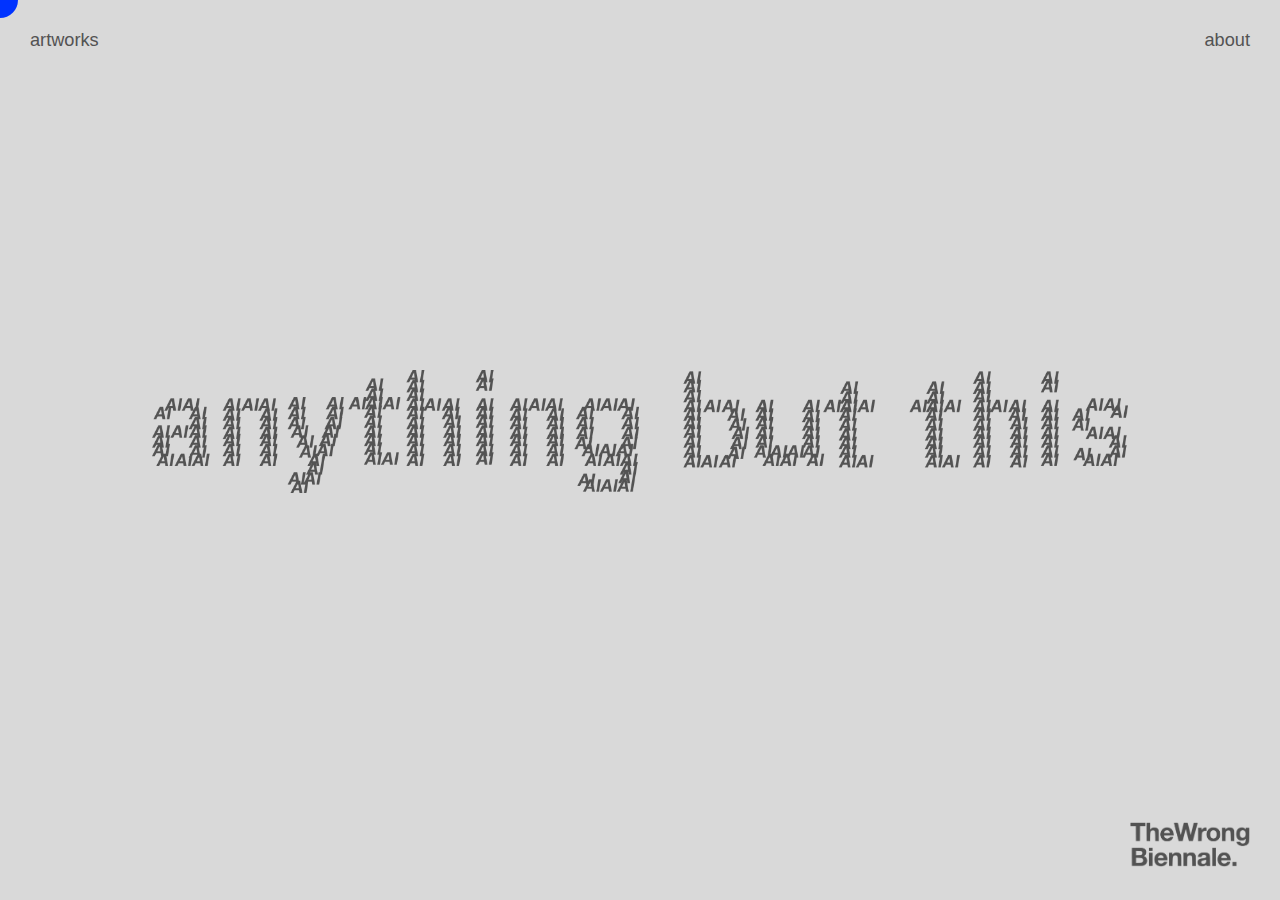
<file: index.html>
<!DOCTYPE html>
<html lang="en">
<head>
  <meta charset="UTF-8">
  <meta name="viewport" content="width=device-width, initial-scale=1.0">
  <title>anything but this</title>
  <link rel="stylesheet" media="only screen and (max-width: 865px)" href="styles/mobile.css"> 
  <link rel="stylesheet" media="only screen and (min-width: 866px) and (max-width: 1199px)" href="styles/tablet.css">
  <link rel="stylesheet" media="only screen and (min-width: 1200px)" href="styles/desktop.css">
  <link rel="preconnect" href="https://fonts.googleapis.com">
  <link rel="preconnect" href="https://fonts.gstatic.com" crossorigin>
  <link href="https://fonts.googleapis.com/css2?family=Noto+Sans:ital,wght@0,100..900;1,100..900&display=swap" rel="stylesheet">
</head>
<body class="index-body">
  <header class="index-header">
    <a href="#" id="listViewBtn">artworks</a>
    <a href="#" id="aboutBtn">about</a>
  </header>
  <main class="index-main">
    <div class="logo-container">
      <img src="assets/logo.png" alt="anything but this">
    </div>
    <div class="about-content">
      <p>latest - presented as a pavilion under <a href="https://thewrong.org/" target="_blank">the wrong biennale</a>'s 2o25/26 theme artificial intelligence, <em>anything but this</em> brings together fully human-made works created under the influence of ai. works in this pavilion present presence through absence, with gestures that manually reference the algorithmic aesthetics, or engage conceptually with the implications of ai on themes including labor, training, companionship, language, authorship, and many others.<br><br>
      this exhibition is curated by <a href="https://www.sneakyfelix.com/" target="_blank">emily d'achiardi</a> and <a href="https://www.jiaqiliu.com/" target="_blank">jiaqi liu</a>, featuring work by <a href="https://dirksorge.de/" target="_blank">dirk sorge</a>, <a href="https://www.joshsender.com/" target="_blank">josh sender</a>, <a href="https://www.kenjikojima.com/" target="_blank">kenji kojima</a>, <a href="https://kimberlyle.net/" target="_blank">kimberly lyle</a>, 
      <a href="https://lianghestudio.com/" target="_blank">liang he</a>, <a href="https://www.instagram.com/louis_wuttke/?hl=en" target="_blank">louis wuttke</a>, <a href="https://matthiasmoos.com/" target="_blank">matthias moos</a>, <a href="https://www.instagram.com/miri.q_03/" target="_blank">minrui qiao</a>, <a href="https://nicolascrocetti.com/" target="_blank">nicolas crocetti</a>, <a href="https://www.peter-william-holden.com/" target="_blank">peter william holden</a>, <a href="https://echohuan.com/About" target="_blank">qinyu echo huan</a>, <a href="https://www.scottgroeniger.com/" target="_blank">scott groeniger</a>, and <a href="https://www.instagram.com/yao_z313/" target="_blank">yao zhang</a>. 
      </p>
    </div>
    <div class="list-view-content">
      <p>
        <a href="artwork-pages/dirk-sorge.html">training (for) a possible application</a> by dirk sorge<br>

        <a href="artwork-pages/matthias-moos.html">smiley buoy</a> by matthias moos<br>

        <a href="artwork-pages/liang-he.html">how i become a punch card</a> by liang he<br>

        <a href="artwork-pages/kimberly-lyle.html">handling errors</a> by kimberly lyle<br>

        <a href="artwork-pages/minrui-qiao.html">trace</a> by minrui qiao<br>

        <a href="artwork-pages/louis-wuttke.html">object permanence</a> by louis wuttke<br>
        
        <a href="artwork-pages/scott-groeniger.html">now here we are</a> by scott groeniger<br>

        <a href="artwork-pages/kenji-kojima.html">bitwise splitting and merging of pixels / begins with chaos - lascaux</a> by kenji kojima<br>

        <a href="artwork-pages/qinyu-echo-huan.html">i did not expect an answer</a> by qinyu echo huan<br>

        <a href="artwork-pages/nicolas-crocetti.html">i got bounced at the ai party</a> by nicolas crocetti<br>

        <a href="artwork-pages/josh-sender.html">everyone i met yesterday</a> by josh sender<br>

        <a href="artwork-pages/peter-william-holden.html">observed, observing, observer</a> by peter william holden<br>

        <a href="artwork-pages/yao-zhang.html">metamorphosis of the wall</a> by yao zhang</p>
    </div>
  </main>

  <footer class="index-footer">
    <a href="https://thewrong.org/" target="_blank"><img src="assets/the_wrong.png" alt="TheWrong Biennale"></a>
  </footer>

  <div class="cursor">
    <div class="cursor__ball">
      <svg height="40" width="40">
        <circle cx="20" cy="20" r="18"></circle>
      </svg>
    </div>
  </div>

  <script src="https://cdnjs.cloudflare.com/ajax/libs/gsap/3.12.2/gsap.min.js"></script>
  <script src="scripts.js"></script>
</body>
</html>
</file>
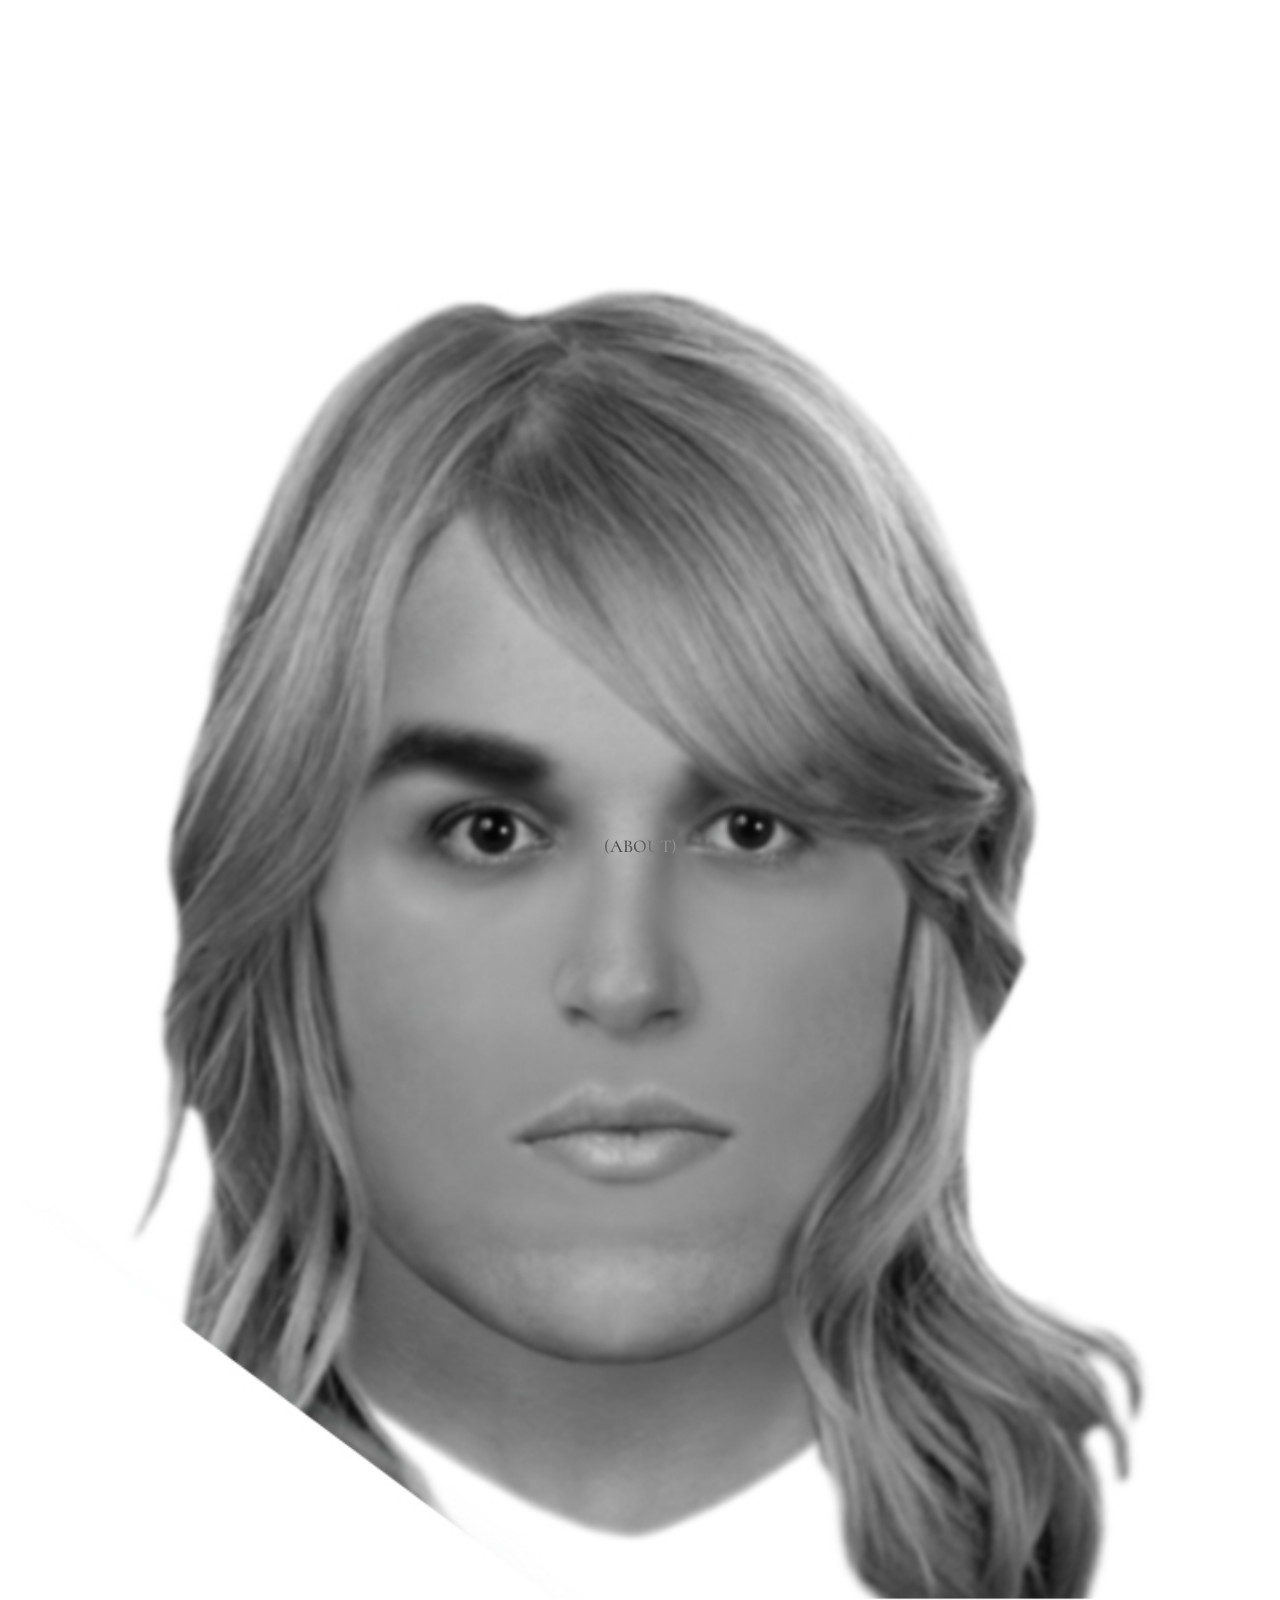
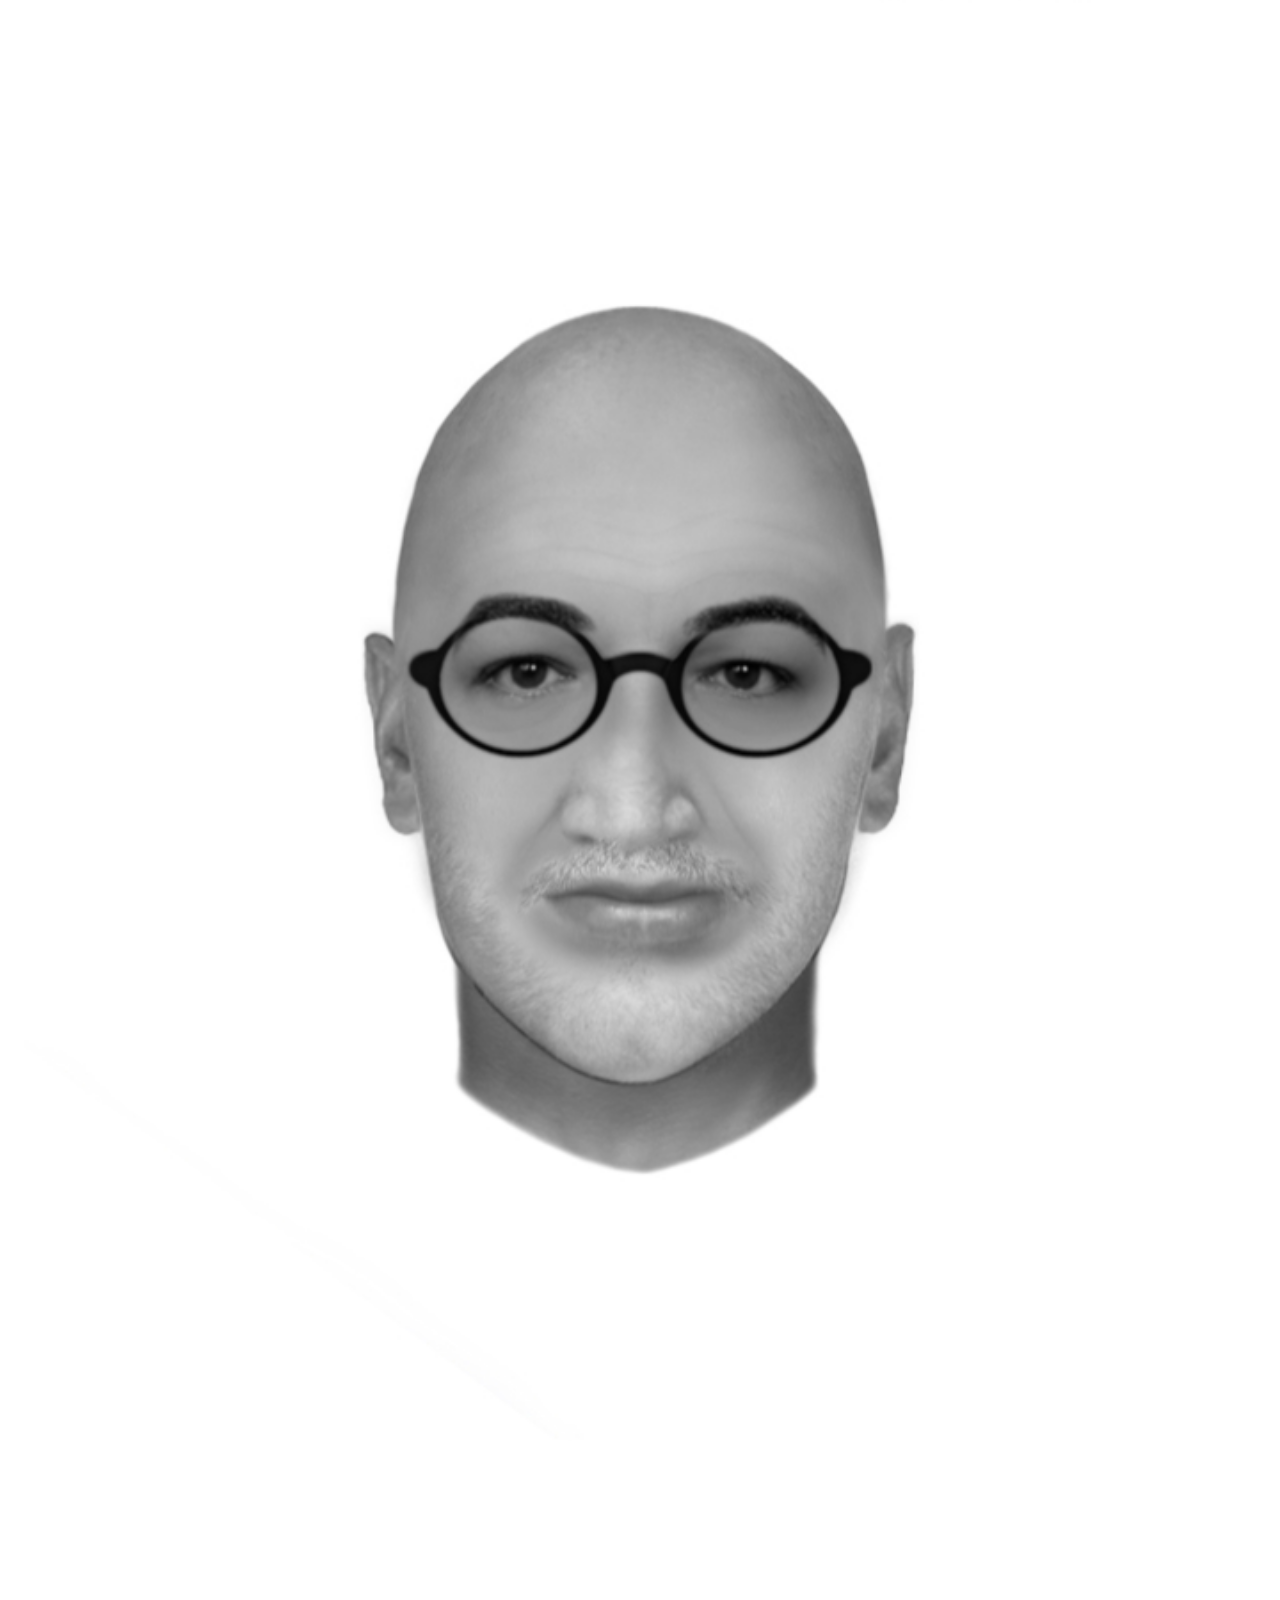
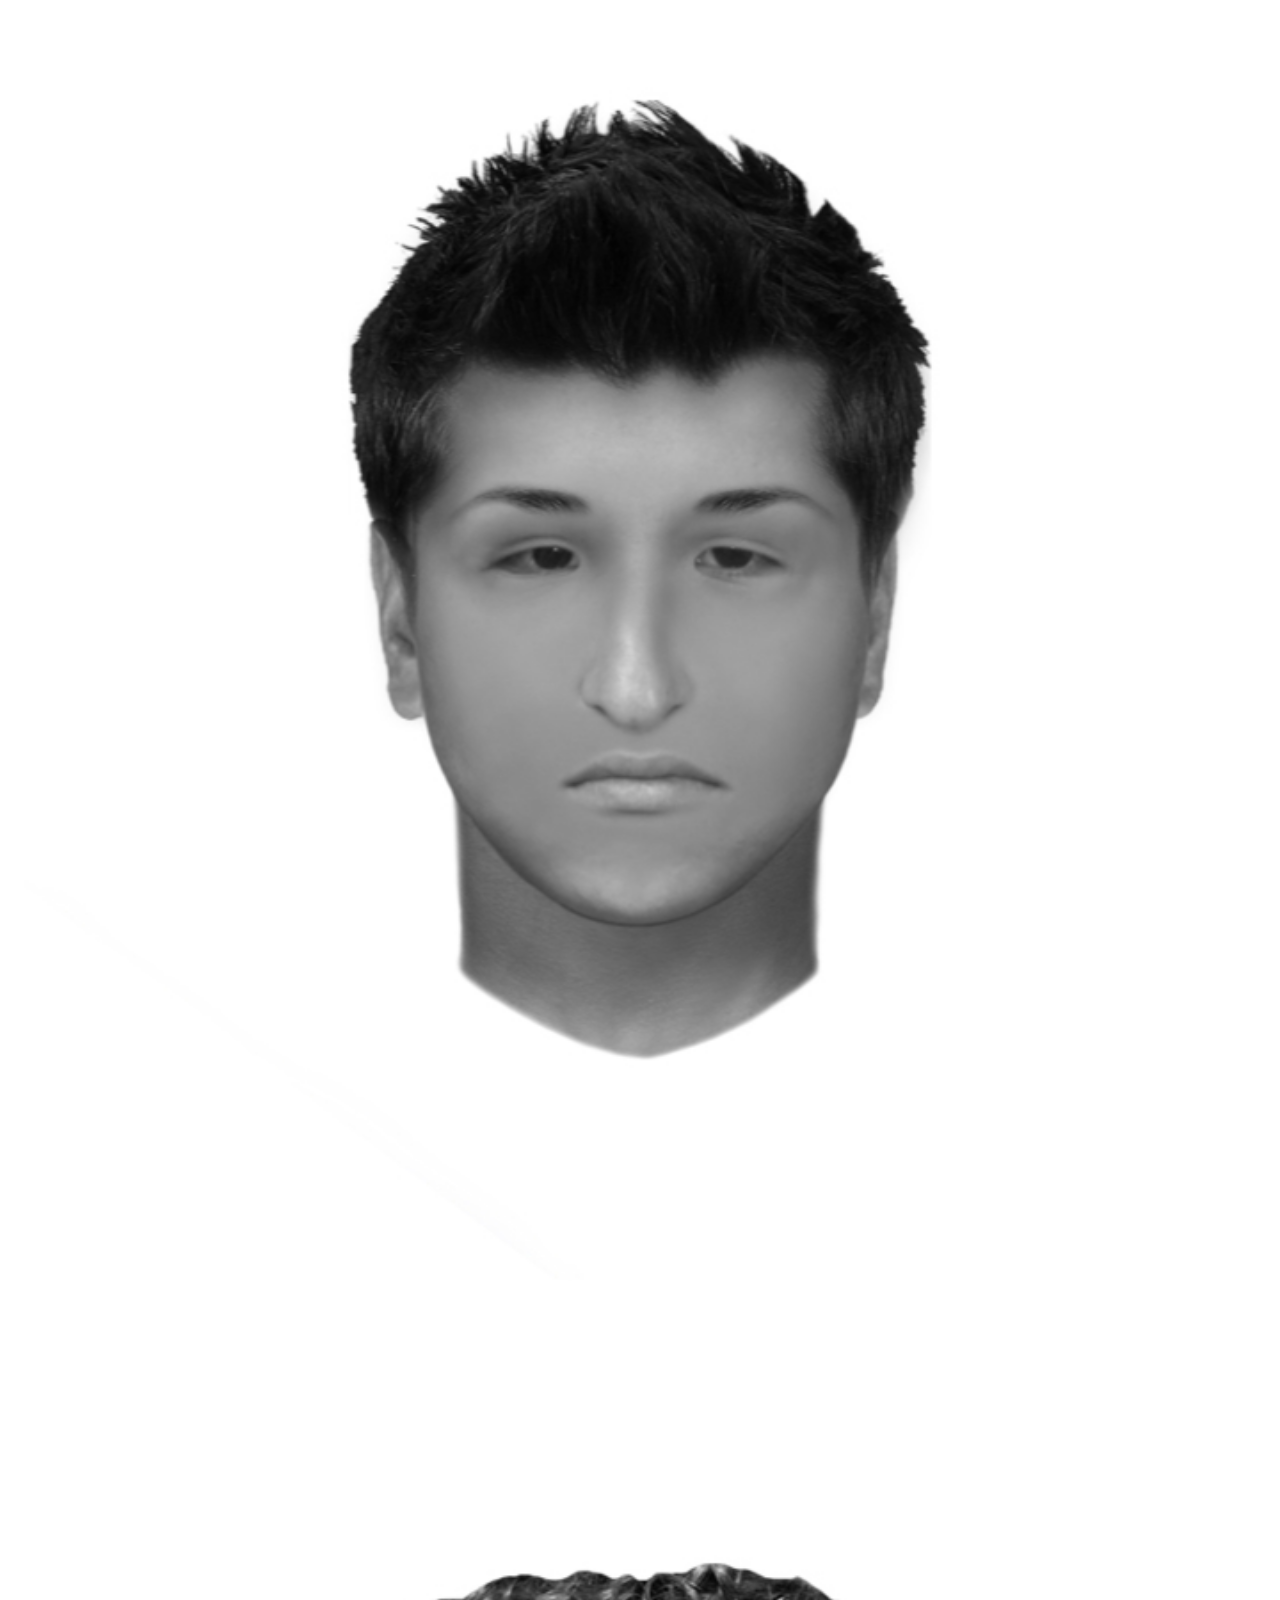
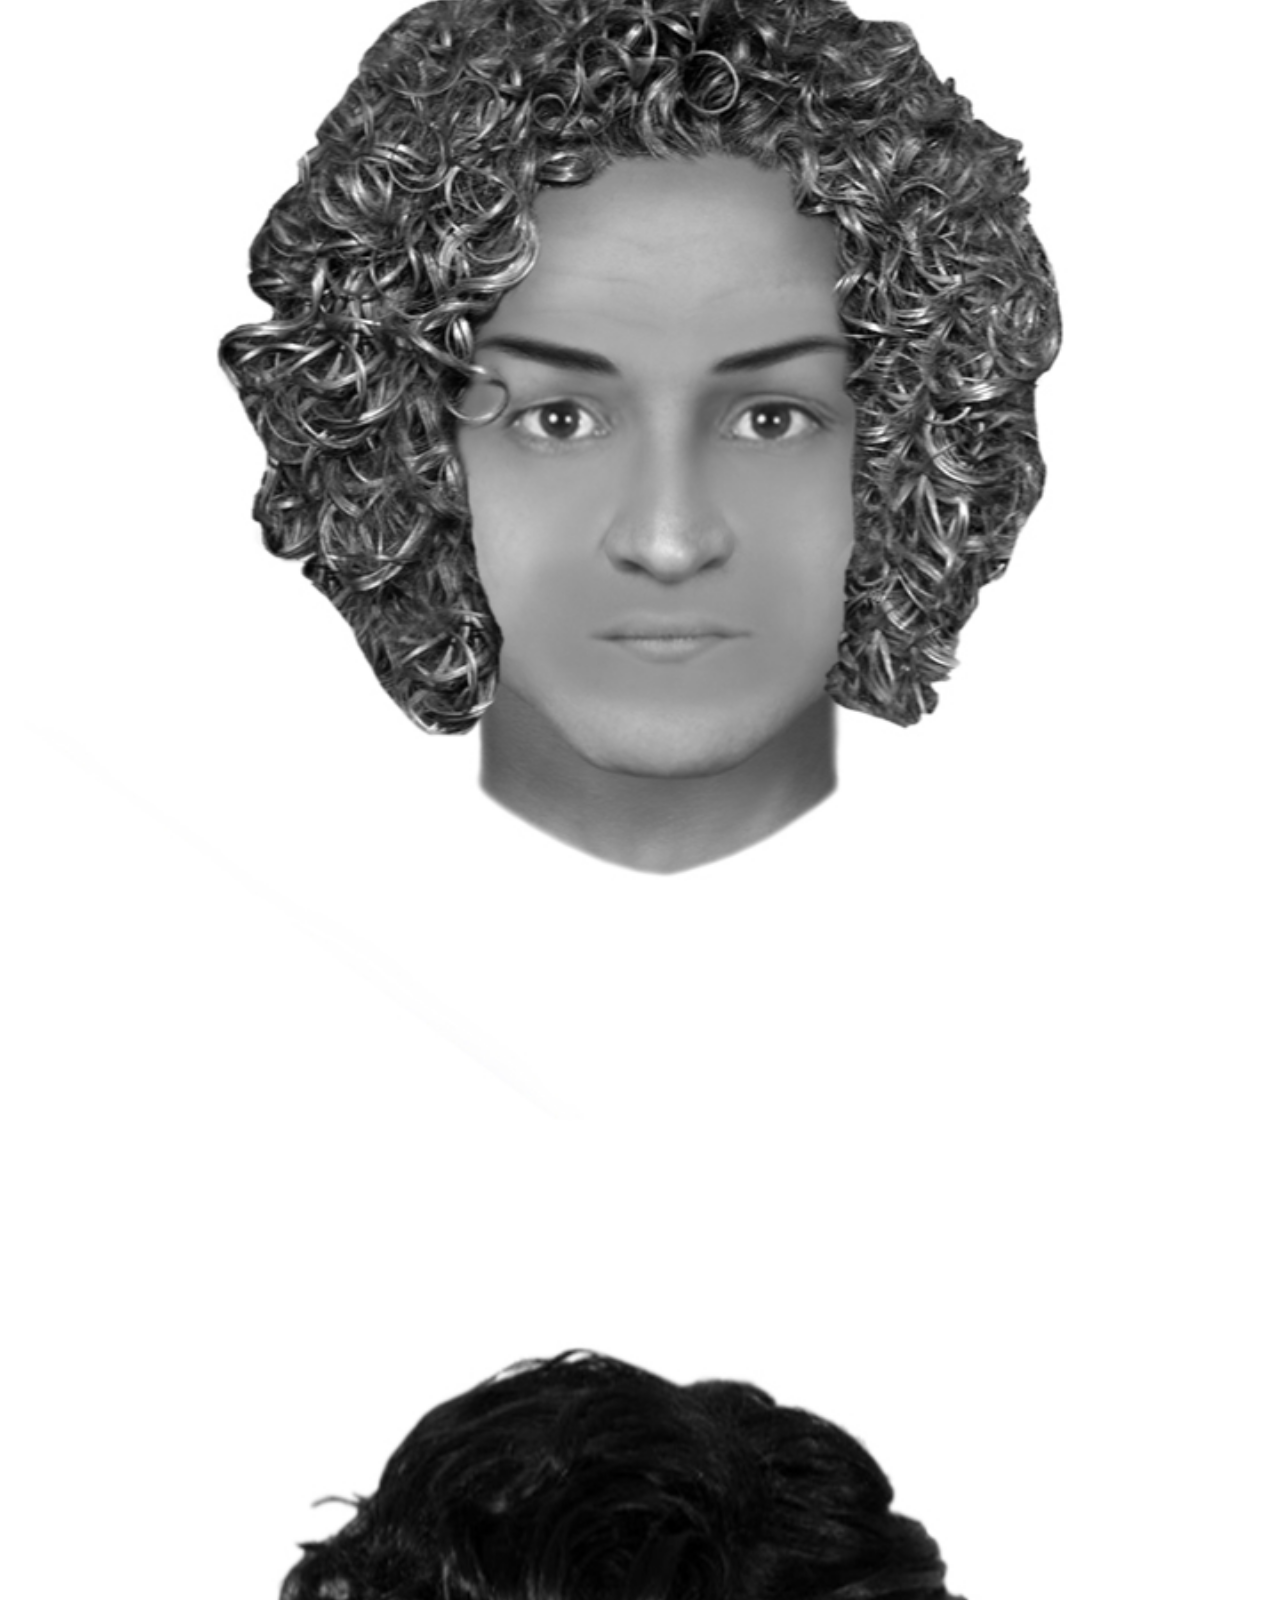
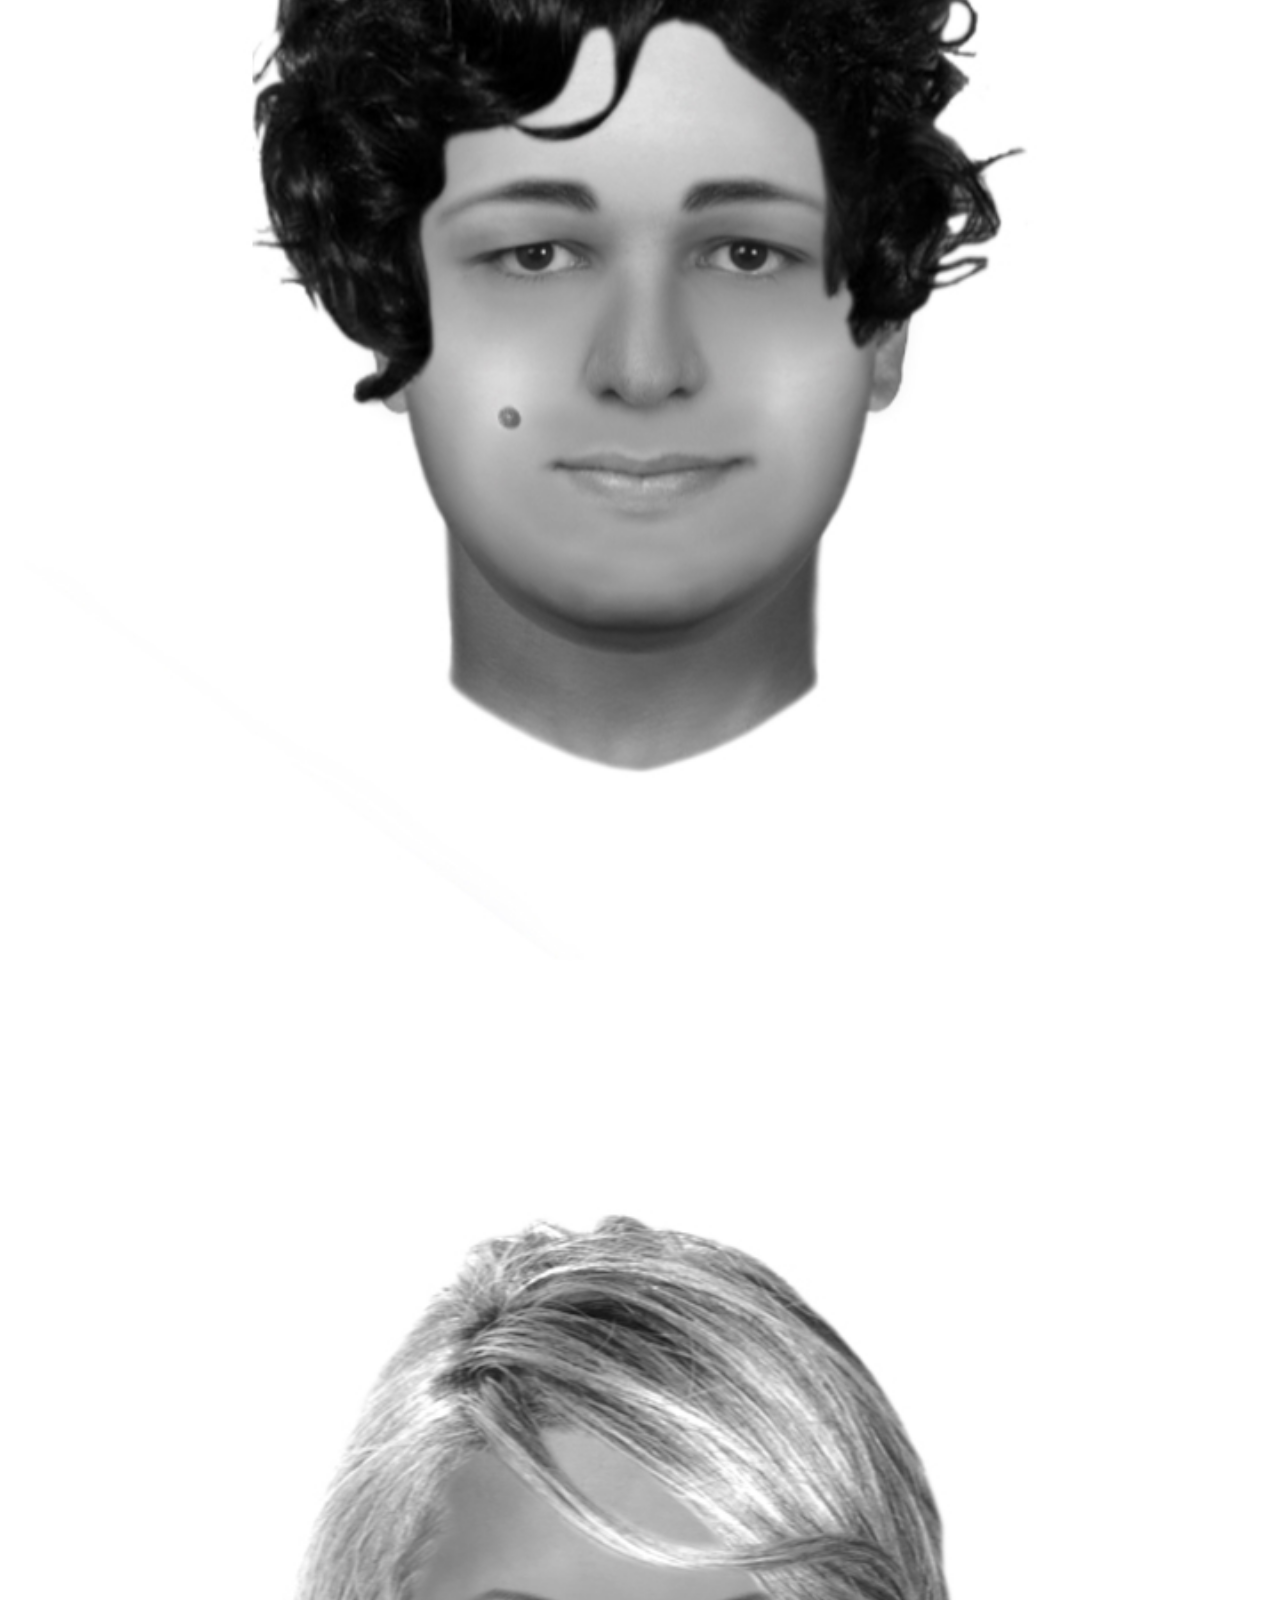
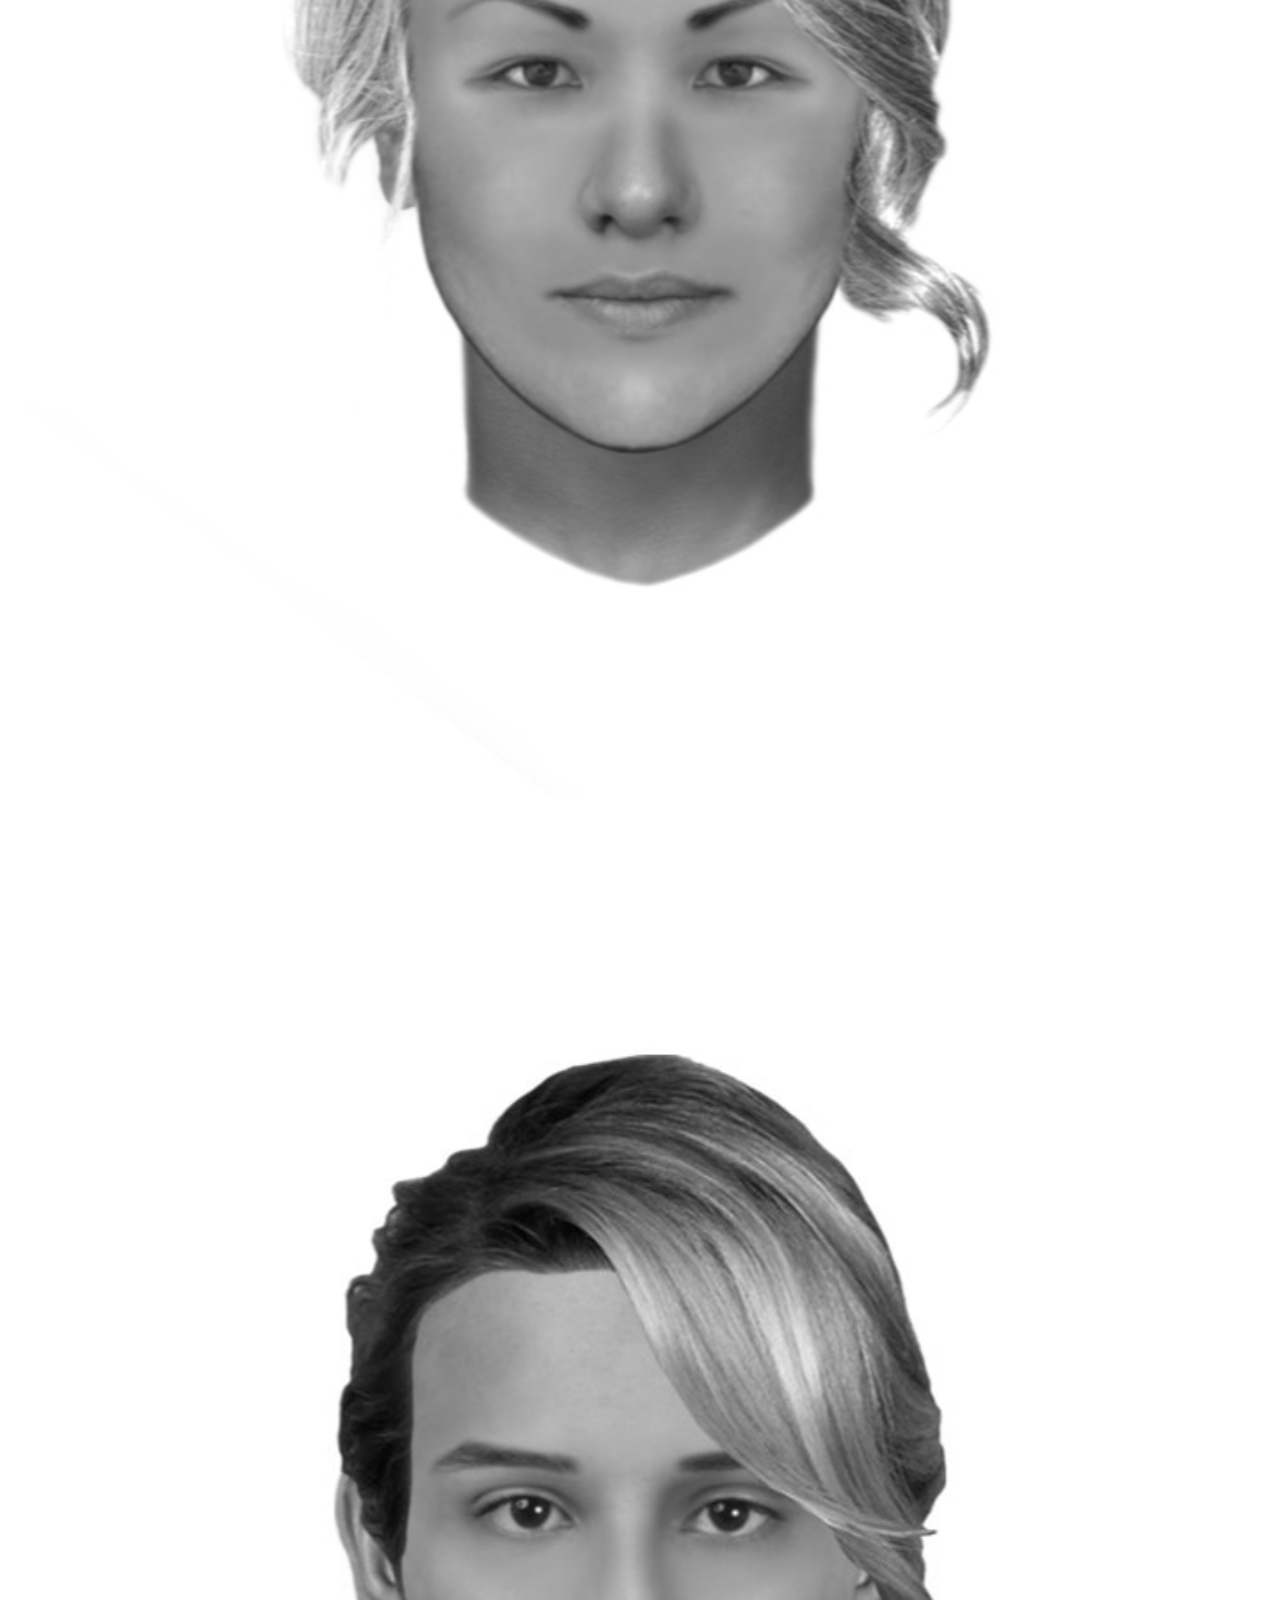
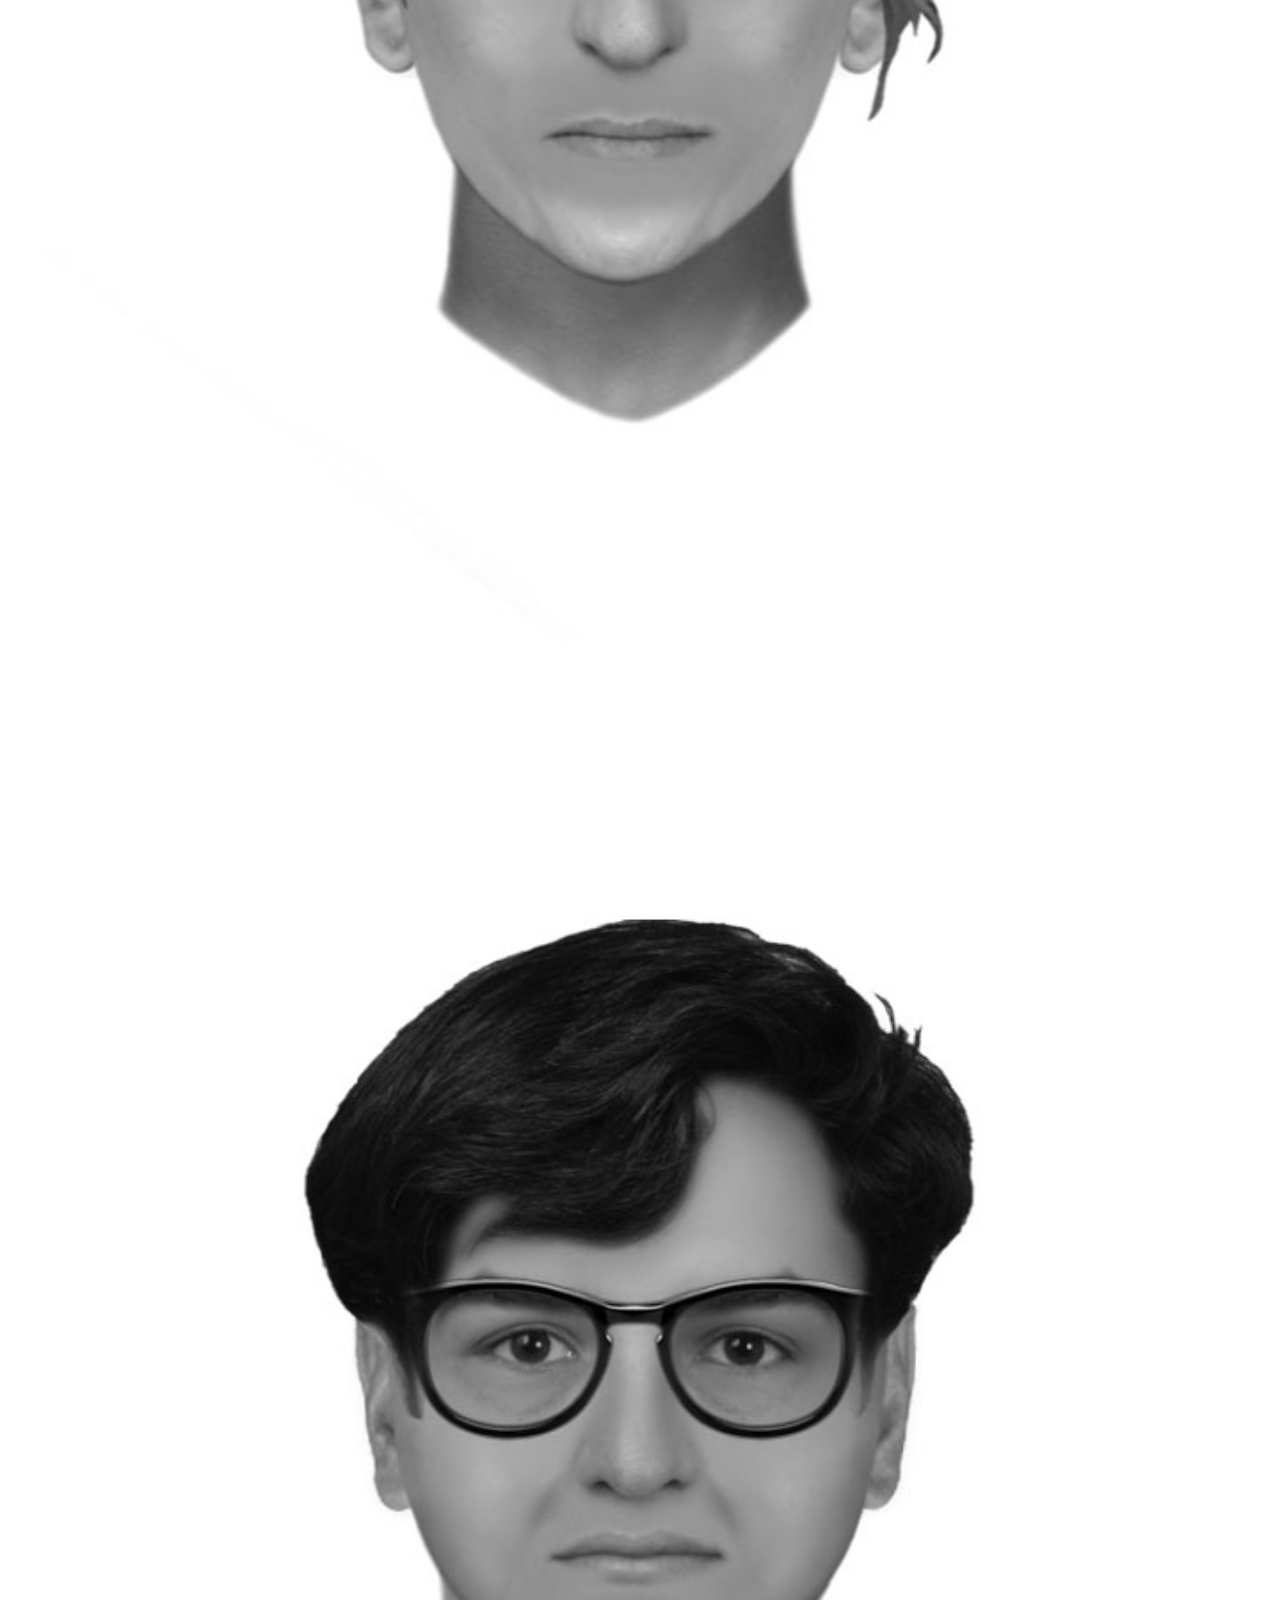
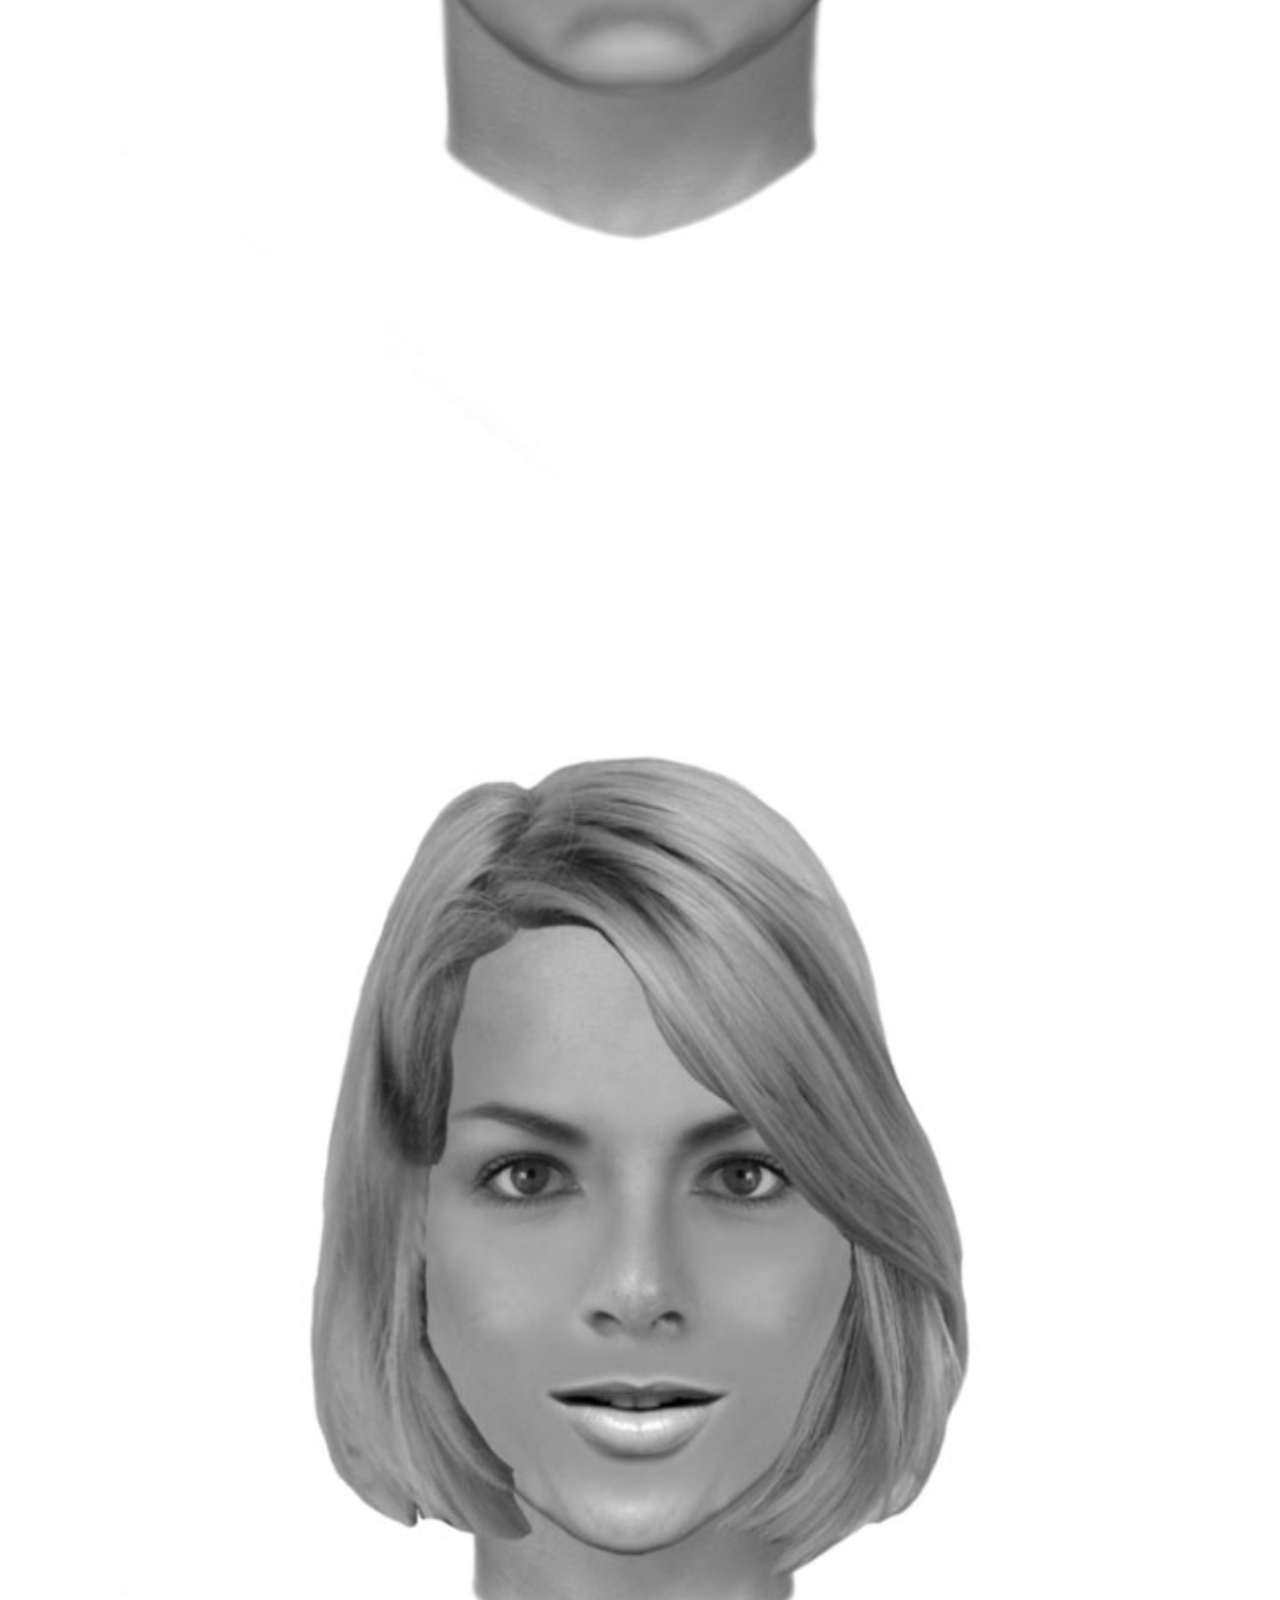
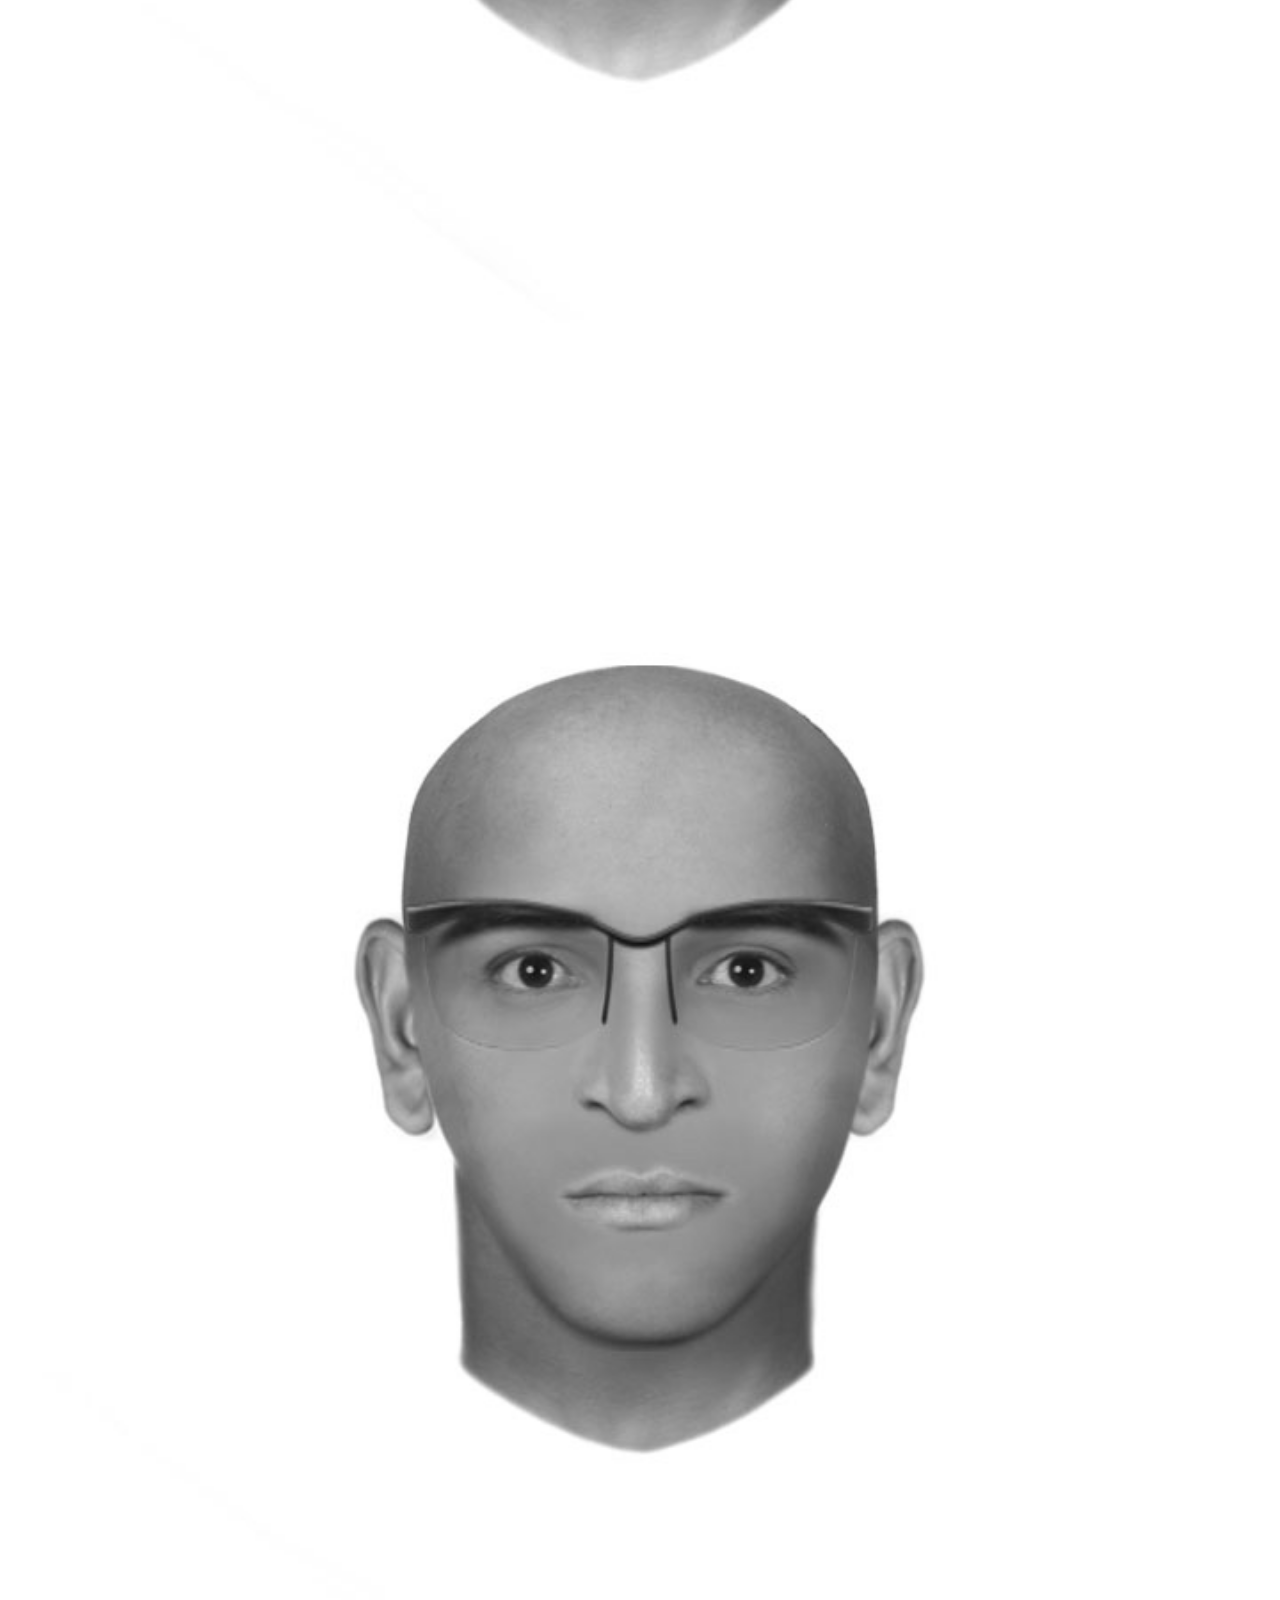
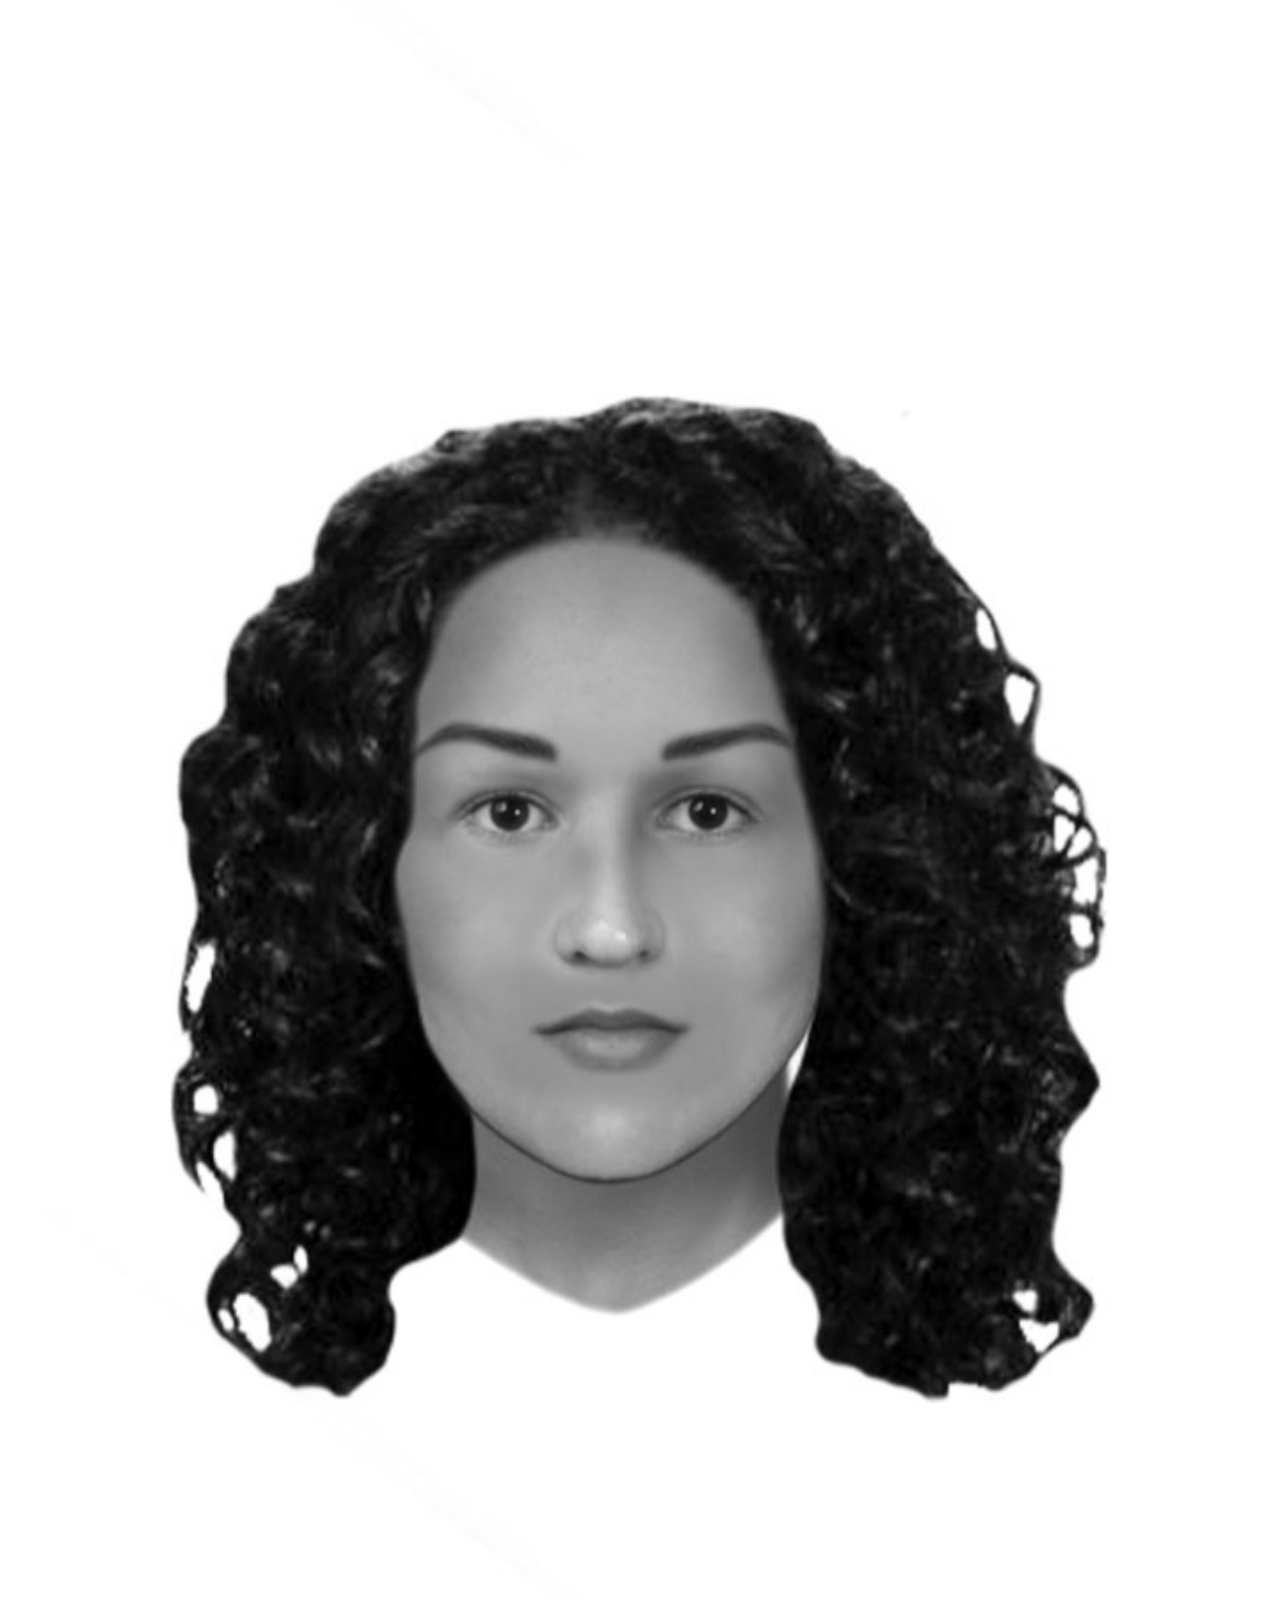
<file: assets/josh-sender/source-code/index.html>
<!DOCTYPE html>
<html lang="en">

<head>
  <meta charset="UTF-8">
  <meta name="viewport" content="width=device-width, initial-scale=1.0">
  <meta http-equiv="X-UA-Compatible" content="ie=edge">
  <meta name="theme-color" content="#ff0000">
  <title>Everyone I Met Yesterday</title>
  <meta name="description" content="Police sketches of every person I saw over a month. Josh Sender." />
  <meta property="og:image" content="https://everyoneimetyesterday.com/everyoneimet.jpg">
  <meta property="og:image:width" content="1200">
  <meta property="og:image:height" content="630">
  <meta property="og:title" content="Everyone I Met Yesterday">
  <meta property="og:site_name" content="Everyone I Met Yesterday">
  <meta property="og:description" content="Police sketches of every person I saw over a month.">
  <meta name="twitter:card" content="summary_large_image">
  <meta name="twitter:title" content="Everyone I Met Yesterday">
  <meta name="twitter:image" content="https://everyoneimetyesterday.com/everyoneimet.jpg">
  <meta name="twitter:description" content="Police sketches of every person I saw over a month.">
  <!--    

    a project by josh sender
    
    www.joshsender.com
    
    -->
  <style>
    ::-moz-selection {
      color: white;
      background: black;
    }

    ::selection {
      color: white;
      background: black;
    }

    /* Reset */
    *,
    *::before,
    *::after {
      box-sizing: border-box;
    }

    * {
      margin: 0;
    }

    body {
      line-height: 1.5;
      -webkit-font-smoothing: antialiased;
    }

    img,
    picture,
    video,
    canvas,
    svg {
      display: block;
      max-width: 100%;
    }

    input,
    button,
    textarea,
    select {
      font: inherit;
    }

    p,
    h1,
    h2,
    h3,
    h4,
    h5,
    h6 {
      overflow-wrap: break-word;
    }

    #root,
    #__next {
      isolation: isolate;
    }

    body {
      background: white;
      /* overflow: hidden; */
    }
    @font-face {
      font-family: 'Serif';
      font-style: normal;
      font-weight: bolder;
      src: url('CormorantSC-Medium.woff') format('woff')
      /* src: url('LindenHill-Regular.woff') format('woff'); */
    }


    /* Overlay to invert */
    .invert {
      mix-blend-mode: difference;
      background: white;
      width: 100vw;
      height: 100vh;
      pointer-events: none;
      position: fixed;
      z-index: 5;
      /* transition: opacity .2s ease-in; */
    }

    /* Cop photos */
    .image-batch {
      animation-name: example;
      animation-duration: 20s;
      animation-iteration-count: infinite;
      animation-timing-function: linear;
      padding-top: 20vh;
    }
    @keyframes example {
      0% {
        transform: translateY(0);
      }

      50% {
        transform: translateY(-10vh);
      }

      100% {
        transform: translateY(0);
      }
    }

    .everyone {
      animation: fadeInAnimation ease 5s;
            animation-iteration-count: 1;
            animation-fill-mode: forwards;
            animation-timing-function: linear;
        }
        @keyframes fadeInAnimation {
            0% {
                opacity: 0;
            }
            100% {
                opacity: 1;
            }
        }

    body.noscroll {}

    @keyframes fast {
      0% {
        transform: translateY(0);
      }

      50% {
        transform: translateY(-5000vh);
      }

      100% {
        transform: translateY(0);
      }
    }

    .everyone {
      width: 100vw;
      height: auto;
    }

    .card {
      position: fixed;
      left: 50%;
      top: 20px;
      bottom: 20px;
      -ms-transform: translateX(-50%);
      transform: translateX(-50%);
      z-index: 10;
      width: 320px;
      height: calc(100% - 40px);
      background: transparent;
      /* color: yellow; */
      color: white;
      mix-blend-mode: difference;
      /* background: red;
      color: black; */
      /* transition: background .2s ease-in; */
    }

    .card img {
      position: absolute;
      top: 50%;
      left: 50%;
      -ms-transform: translateX(-50%);
      transform: translateX(-50%);
      width: 87%;
    }

    .card .logo {
      position: absolute;
      top: 20px;
      left: 50%;
      -ms-transform: translateX(-50%);
      transform: translateX(-50%);
      width: 100%;
      height: 100%;
      font-family: 'Serif', serif;
      text-transform: uppercase;
      /* font-size: 5vh; */
      font-size: 24px;
      line-height: 82%;
      text-align: center;
      font-weight: bolder;
    }

    .about {
      font-family: 'Serif', serif;
      /* font-weight: bold; */
      /* font-size: calc(8px + .5vw); */
      font-size: 18px;
      /* text-transform: uppercase; */
      text-align: center;
      bottom: 20px;
      position: absolute;
      /* width: 100%; */
      left: 50%;
      transform: translate(-50%, 0);
      -ms-transform: translate(-50%, 0);
      color: white;
      cursor: help;
    }

    .description {
      position: fixed;
      /* top: 20px;
      left: 50%;
      -ms-transform: translate(-50%, 0);
      transform: translate(-50%, 0); */
      top: 46%;
      left: 50%;
      -ms-transform: translate(-50%, -50%);
      transform: translate(-50%, -50%);
      z-index: 9;
      /* color: yellow; */
      color: white;
      /* color: white; */
      mix-blend-mode: difference;
      /* font-family: 'Inter-Black'; */
      text-transform: uppercase;
      font-family: 'Serif', serif;
      font-size: calc(32px + 15vh);
      text-align: center;
      font-weight: bolder;
      width: 90%;
      line-height: 80%;
      opacity: 0;
      letter-spacing: 0.5vw;
      /* transition: opacity .2s ease-in; */
      pointer-events: none;
    }

    /* moueover */
    .gone {
      opacity: 0 !important;
    }

    .transparent {
      background: transparent !important;
    }

    .hello {
      opacity: 1 !important;
    }

    /* .inverted {
      color: black;
      mix-blend-mode: difference;
    } */

    @media only screen and (max-width: 1200px) {
      .description {
        font-size: calc(32px + 7vw);
      }

      .card {
        /* width: 300px; */
        /* height: 200px; */
      }

      .card .logo {
        width: 90%;
        text-transform: uppercase;
        font-size: 24px;
        line-height: 86%;
        text-align: center;
        font-weight: bolder;
      }

      .about {
        font-size: 14px;
        bottom: 20px;
      }
    }

    @media only screen and (max-width: 500px) {
      .card {
        width: 300px;
      }
      .card .logo {
        /* line-height: 90%; */
        /* font-size: 24px; */
      }
      .description {
        top: 50%;
        font-size: calc(15px + 7vw);
        line-height: 90%;
      }
    }
  </style>
  <link rel="icon" href="./favicon.png" type="image/x-icon">
</head>
<body>
  <!-- description -->
  <div class="description">Police sketches of every person I saw over a month.</div>
  <!-- invert -->
  <!-- <div class="invert gone"></div> -->
  <!-- title -->
  <div class="card">
    <!-- <img class="logo" src="/title-min.svg" /> -->
    <!-- <div class="logo">Everyone I Met Yesterday</div> -->
    <div class="about">(ABOUT)</div>
  </div>
  <!-- image batch -->
  <div class="image-batch">
    <img class="everyone" src="./everyone/police-sketch-28.jpg" />
    <img class="everyone" src="./everyone/police-sketch-29.jpg" />
    <img class="everyone" src="./everyone/police-sketch-30.jpg" />
    <img class="everyone" src="./everyone/police-sketch-32.jpg" />
    <img class="everyone" src="./everyone/police-sketch-33.jpg" />
    <img class="everyone" src="./everyone/police-sketch-34.jpg" />
    <img class="everyone" src="./everyone/police-sketch-02.jpg" />
    <img class="everyone" src="./everyone/police-sketch-03.jpg" />
    <img class="everyone" src="./everyone/police-sketch-04.jpg" />
    <img class="everyone" src="./everyone/police-sketch-05.jpg" />
    <img class="everyone" src="./everyone/police-sketch-06.jpg" />
    <img class="everyone" src="./everyone/police-sketch-07.jpg" />
    <img class="everyone" src="./everyone/police-sketch-08.jpg" />
    <img class="everyone" src="./everyone/police-sketch-09.jpg" />
    <img class="everyone" src="./everyone/police-sketch-10.jpg" />
    <img class="everyone" src="./everyone/police-sketch-11.jpg" />
    <img class="everyone" src="./everyone/police-sketch-12.jpg" />
    <img class="everyone" src="./everyone/police-sketch-13.jpg" />
    <img class="everyone" src="./everyone/police-sketch-14.jpg" />
    <img class="everyone" src="./everyone/police-sketch-01.jpg" />
    <img class="everyone" src="./everyone/police-sketch-15.jpg" />
    <img class="everyone" src="./everyone/police-sketch-16.jpg" />
    <img class="everyone" src="./everyone/police-sketch-17.jpg" />
    <img class="everyone" src="./everyone/police-sketch-18.jpg" />
    <img class="everyone" src="./everyone/police-sketch-31.jpg" />
    <img class="everyone" src="./everyone/police-sketch-21.jpg" />
    <img class="everyone" src="./everyone/police-sketch-22.jpg" />
    <img class="everyone" src="./everyone/police-sketch-23.jpg" />
    <img class="everyone" src="./everyone/police-sketch-24.jpg" />
    <img class="everyone" src="./everyone/police-sketch-25.jpg" />
    <img class="everyone" src="./everyone/police-sketch-26.jpg" />
    <img class="everyone" src="./everyone/police-sketch-27.jpg" />
    <img class="everyone" src="./everyone/police-sketch-35.jpg" />
    <img class="everyone" src="./everyone/police-sketch-36.jpg" />
    <img class="everyone" src="./everyone/police-sketch-37.jpg" />
    <img class="everyone" src="./everyone/police-sketch-38.jpg" />
    <img class="everyone" src="./everyone/police-sketch-39.jpg" />
  </div>


  <script src="./jquery-3.7.0.min.js"></script>
  <script>
    $(".about").hover(
      /*hide */
      function () {
        $('.invert').removeClass("gone");
        $('.card').addClass("transparent");
        $('.logo').addClass("gone");
        $('.description').addClass("hello");
        $(this).addClass("inverted");
      },
      function () {
        $('.invert').addClass("gone");
        $('.card').removeClass("transparent");
        $('.logo').removeClass("gone");
        $('.description').removeClass("hello");
        $(this).removeClass("inverted");
      }
    );
  </script>


</body>

</html>
</file>
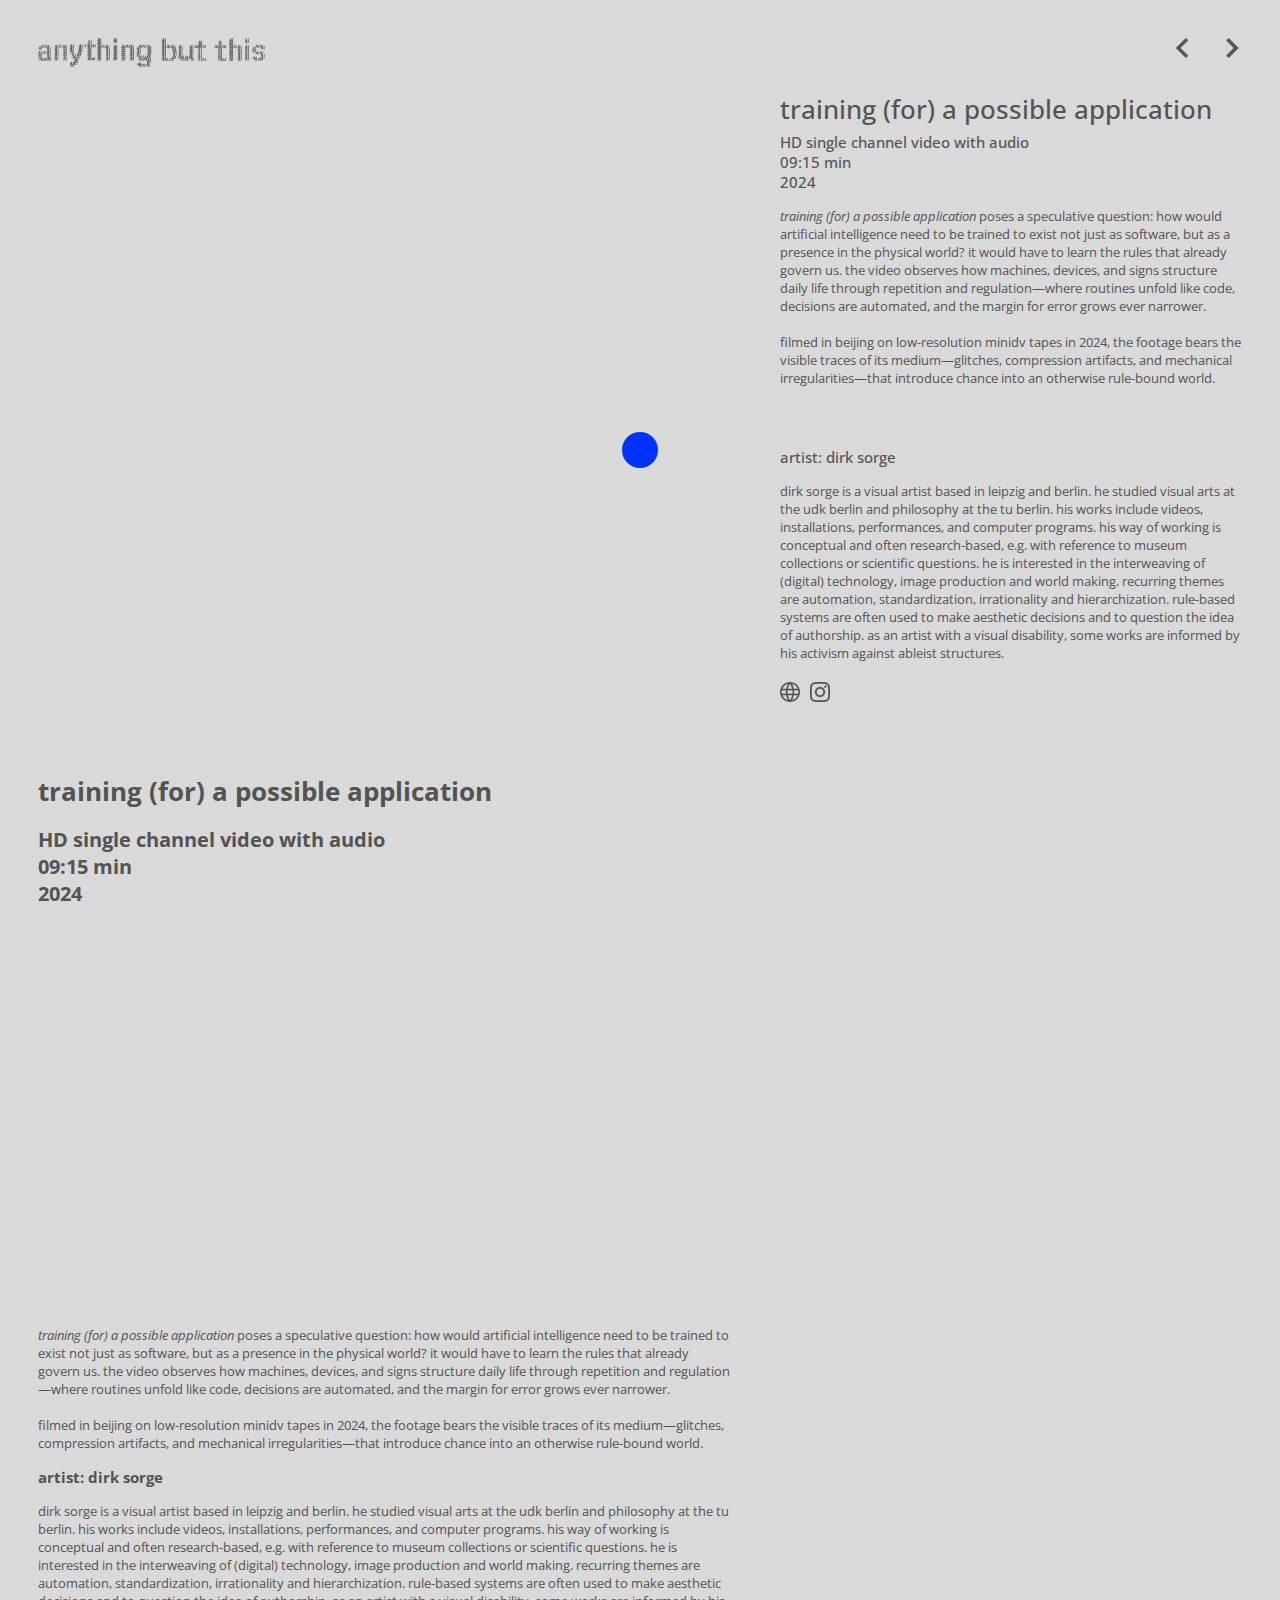
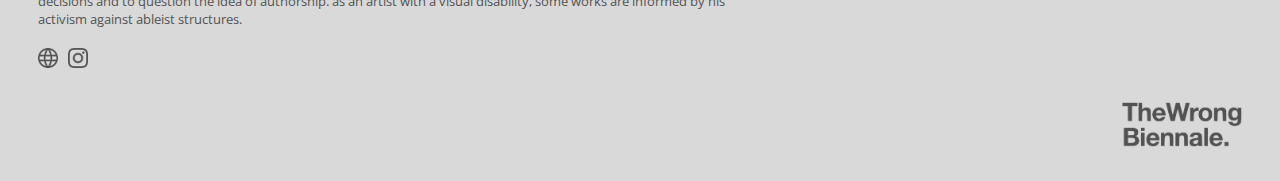
<file: artwork-pages/dirk-sorge.html>
<!DOCTYPE html>
<html lang="en">
<head>
  <meta charset="UTF-8">
  <meta name="viewport" content="width=device-width, initial-scale=1.0">
  <title>anything but this</title>
  <link rel="stylesheet" media="only screen and (max-width: 865px)" href="../styles/mobile.css"> 
  <link rel="stylesheet" media="only screen and (min-width: 866px) and (max-width: 1199px)" href="../styles/tablet.css">
  <link rel="stylesheet" media="only screen and (min-width: 1200px)" href="../styles/desktop.css">
  <link rel="preconnect" href="https://fonts.googleapis.com">
  <link rel="preconnect" href="https://fonts.gstatic.com" crossorigin>
  <link href="https://fonts.googleapis.com/css2?family=Noto+Sans:ital,wght@0,100..900;1,100..900&family=Open+Sans:ital,wght@0,300..800;1,300..800&display=swap" rel="stylesheet">
</head>
<body>
  <header>
    <a href="../index.html"><img class="logo" src="../assets/logo.png" alt="anything but this logo"></a>
    <div class="prev-next">
      <a href="yao-zhang.html"><img src="../assets/prev-icon.png"></a>
      <a href="matthias-moos.html"><img src="../assets/next-icon.png"></a>
    </div>
  </header>

  <main class="two-columns" id="scroll-section">
    <!-- Desktop/Tablet: Two columns -->
    <div class="column left desktop-tablet-only">
      <div style="position: relative; padding-bottom: 56.25%; height: 0; overflow: hidden;">
        <iframe 
          style="position: absolute; top: 0; left: 0; width: 100%; height: 100%;"
          src="https://www.youtube.com/embed/VsfMGXRxB0A?si=h0Vj9aOx6aq-n2v-" 
          title="YouTube video player" 
          frameborder="0" 
          allow="accelerometer; autoplay; clipboard-write; encrypted-media; gyroscope; picture-in-picture; web-share" 
          referrerpolicy="strict-origin-when-cross-origin" 
          allowfullscreen>
        </iframe>
      </div>
    </div>
    <div class="column right desktop-tablet-only">
      <h1>training (for) a possible application</h1>
      <h2>HD single channel video with audio<br>
      09:15 min<br>
      2024</h2>
      <p><em>training (for) a possible application</em> poses a speculative question: how would artificial intelligence need to be trained to exist not just as software, but as a presence in the physical world? it would have to learn the rules that already govern us. the video observes how machines, devices, and signs structure daily life through repetition and regulation—where routines unfold like code, decisions are automated, and the margin for error grows ever narrower.<br><br>
      filmed in beijing on low-resolution minidv tapes in 2024, the footage bears the visible traces of its medium—glitches, compression artifacts, and mechanical irregularities—that introduce chance into an otherwise rule-bound world.</p>
      <h3>artist: dirk sorge</h3>
      <p>dirk sorge is a visual artist based in leipzig and berlin. he studied visual arts at the udk berlin and philosophy at the tu berlin. his works include videos, installations, performances, and computer programs. his way of working is conceptual and often research-based, e.g. with reference to museum collections or scientific questions. he is interested in the interweaving of (digital) technology, image production and world making. recurring themes are automation, standardization, irrationality and hierarchization. rule-based systems are often used to make aesthetic decisions and to question the idea of authorship. as an artist with a visual disability, some works are informed by his activism against ableist structures.</p>
      <div class="artist-links">
        <a href="https://dirksorge.de/index.htm" target="_blank"><img src="../assets/website-icon.png"></a>
        <a href="https://www.instagram.com/dirk_sorge/" target="_blank"><img src="../assets/instagram-icon.png"></a>
      </div>
    </div>

    <!-- Mobile: Single column in custom order -->
    <div class="mobile-only">
      <h1>training (for) a possible application</h1>
      <h2>HD single channel video with audio<br>
      09:15 min<br>
      2024</h2>
      
      <div style="position: relative; padding-bottom: 56.25%; height: 0; overflow: hidden; margin: 10px 0;">
        <iframe 
          style="position: absolute; top: 0; left: 0; width: 100%; height: 100%;"
          src="https://www.youtube.com/embed/VsfMGXRxB0A?si=h0Vj9aOx6aq-n2v-" 
          title="YouTube video player" 
          frameborder="0" 
          allow="accelerometer; autoplay; clipboard-write; encrypted-media; gyroscope; picture-in-picture; web-share" 
          referrerpolicy="strict-origin-when-cross-origin" 
          allowfullscreen>
        </iframe>
      </div>

      <p><em>training (for) a possible application</em> poses a speculative question: how would artificial intelligence need to be trained to exist not just as software, but as a presence in the physical world? it would have to learn the rules that already govern us. the video observes how machines, devices, and signs structure daily life through repetition and regulation—where routines unfold like code, decisions are automated, and the margin for error grows ever narrower.<br><br>
      filmed in beijing on low-resolution minidv tapes in 2024, the footage bears the visible traces of its medium—glitches, compression artifacts, and mechanical irregularities—that introduce chance into an otherwise rule-bound world.</p>

      <h3>artist: dirk sorge</h3>
      <p>dirk sorge is a visual artist based in leipzig and berlin. he studied visual arts at the udk berlin and philosophy at the tu berlin. his works include videos, installations, performances, and computer programs. his way of working is conceptual and often research-based, e.g. with reference to museum collections or scientific questions. he is interested in the interweaving of (digital) technology, image production and world making. recurring themes are automation, standardization, irrationality and hierarchization. rule-based systems are often used to make aesthetic decisions and to question the idea of authorship. as an artist with a visual disability, some works are informed by his activism against ableist structures.</p>
      <div class="artist-links">
        <a href="https://dirksorge.de/index.htm" target="_blank"><img src="../assets/website-icon.png"></a>
        <a href="https://www.instagram.com/dirk_sorge/" target="_blank"><img src="../assets/instagram-icon.png"></a>
      </div>
    </div>
  </main>

  <footer>
    <a href="https://thewrong.org/" target="_blank">
      <img src="../assets/the_wrong.png" alt="TheWrong Biennale">
    </a>
  </footer>

  <div class="cursor">
    <div class="cursor__ball">
      <svg height="40" width="40">
        <circle cx="20" cy="20" r="18"></circle>
      </svg>
    </div>
  </div>

  <script src="https://cdnjs.cloudflare.com/ajax/libs/gsap/3.12.2/gsap.min.js"></script>
  <script src="../scripts.js"></script>
  
</body>
</html>
</file>
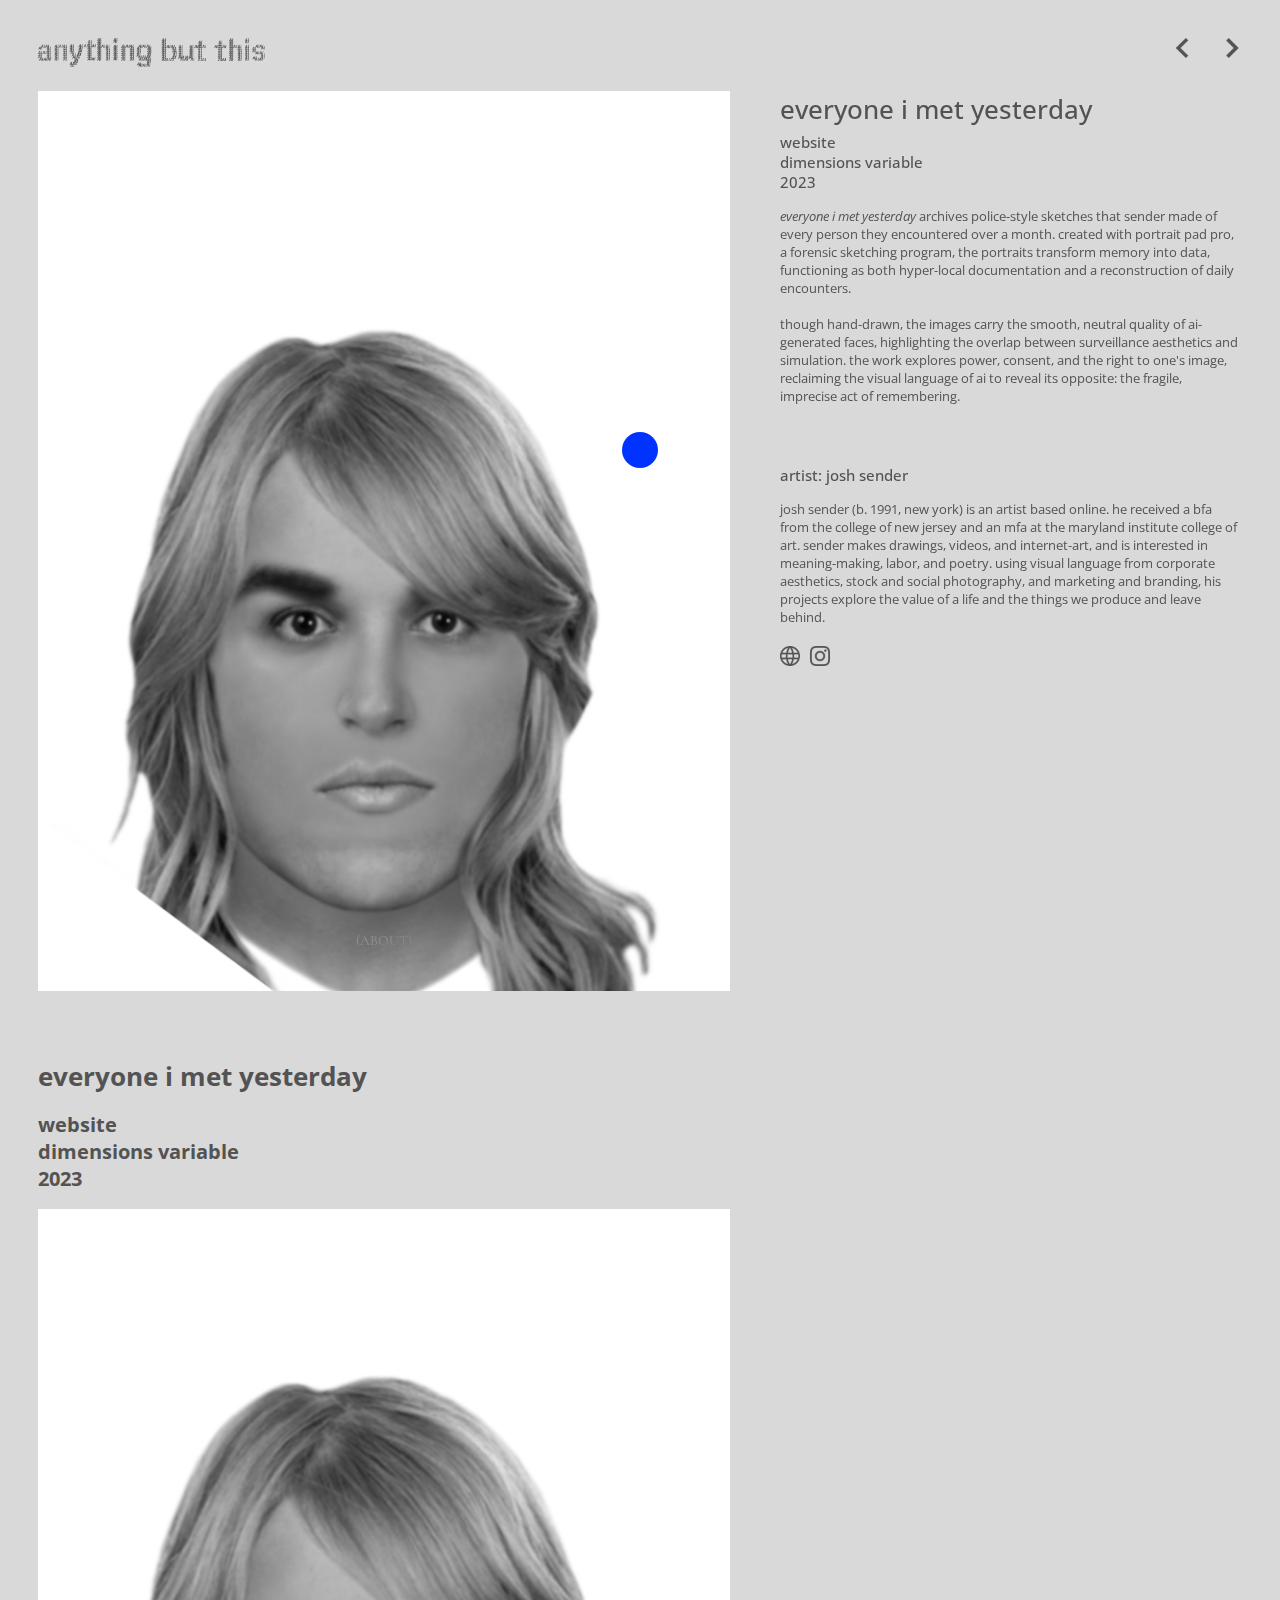
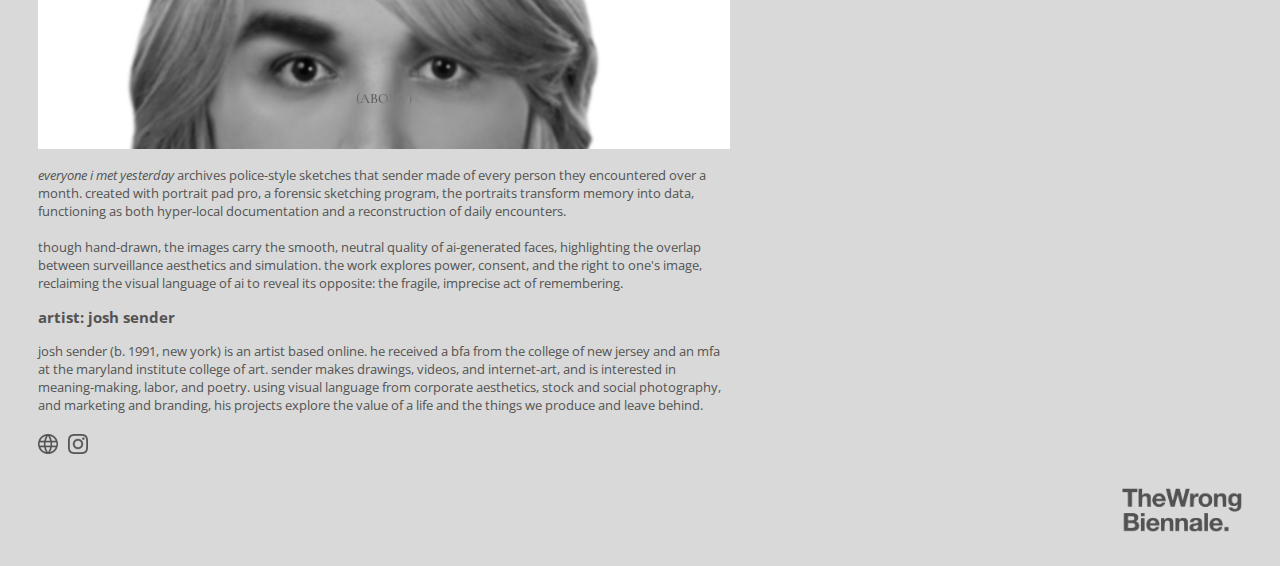
<file: artwork-pages/josh-sender.html>
<!DOCTYPE html>
<html lang="en">
<head>
  <meta charset="UTF-8">
  <meta name="viewport" content="width=device-width, initial-scale=1.0">
  <title>anything but this</title>
  <link rel="stylesheet" media="only screen and (max-width: 865px)" href="../styles/mobile.css"> 
  <link rel="stylesheet" media="only screen and (min-width: 866px) and (max-width: 1199px)" href="../styles/tablet.css">
  <link rel="stylesheet" media="only screen and (min-width: 1200px)" href="../styles/desktop.css">
  <link rel="preconnect" href="https://fonts.googleapis.com">
  <link rel="preconnect" href="https://fonts.gstatic.com" crossorigin>
  <link href="https://fonts.googleapis.com/css2?family=Noto+Sans:ital,wght@0,100..900;1,100..900&family=Open+Sans:ital,wght@0,300..800;1,300..800&display=swap" rel="stylesheet">
</head>
<body>
  <header>
    <a href="../index.html"><img class="logo" src="../assets/logo.png" alt="anything but this logo"></a>
    <div class="prev-next">
      <a href="nicolas-crocetti.html"><img src="../assets/prev-icon.png"></a>
      <a href="peter-william-holden.html"><img src="../assets/next-icon.png"></a>
    </div>
  </header>

  <main class="two-columns" id="scroll-section">
    <!-- Desktop/Tablet: Two columns -->
    <div class="column left desktop-tablet-only">
      <iframe
        src="../assets/josh-sender/source-code/index.html"
        title="Everyone I Met Yesterday"
        style="width:100%; height:100vh; border:none; overflow:hidden;"
      ></iframe>
    </div>
    <div class="column right desktop-tablet-only">
      <h1>everyone i met yesterday</h1>
      <h2>website<br>
      dimensions variable<br>
      2023</h2>
      <p><em>everyone i met yesterday</em> archives police-style sketches that sender made of every person they encountered over a month. created with portrait pad pro, a forensic sketching program, the portraits transform memory into data, functioning as both hyper-local documentation and a reconstruction of daily encounters.<br><br>
      though hand-drawn, the images carry the smooth, neutral quality of ai-generated faces, highlighting the overlap between surveillance aesthetics and simulation. the work explores power, consent, and the right to one's image, reclaiming the visual language of ai to reveal its opposite: the fragile, imprecise act of remembering.</p>
      <h3>artist: josh sender</h3>
      <p>josh sender (b. 1991, new york) is an artist based online. he received a bfa from the college of new jersey and an mfa at the maryland institute college of art. sender makes drawings, videos, and internet-art, and is interested in meaning-making, labor, and poetry. using visual language from corporate aesthetics, stock and social photography, and marketing and branding, his projects explore the value of a life and the things we produce and leave behind.</p>
      <div class="artist-links">
        <a href="https://www.joshsender.com/" target="_blank"><img src="../assets/website-icon.png"></a>
        <a href="https://www.instagram.com/joshsender/" target="_blank"><img src="../assets/instagram-icon.png"></a>
      </div>
    </div>

    <!-- Mobile: Single column in custom order -->
    <div class="mobile-only">
      <h1>everyone i met yesterday</h1>
      <h2>website<br>
      dimensions variable<br>
      2023</h2>
      
      <iframe
        src="../assets/josh-sender/source-code/index.html"
        title="Everyone I Met Yesterday"
        style="width:100%; height:60vh; border:none; overflow:hidden; margin: 0px;"
      ></iframe>

      <p><em>everyone i met yesterday</em> archives police-style sketches that sender made of every person they encountered over a month. created with portrait pad pro, a forensic sketching program, the portraits transform memory into data, functioning as both hyper-local documentation and a reconstruction of daily encounters.<br><br>
      though hand-drawn, the images carry the smooth, neutral quality of ai-generated faces, highlighting the overlap between surveillance aesthetics and simulation. the work explores power, consent, and the right to one's image, reclaiming the visual language of ai to reveal its opposite: the fragile, imprecise act of remembering.</p>

      <h3>artist: josh sender</h3>
      <p>josh sender (b. 1991, new york) is an artist based online. he received a bfa from the college of new jersey and an mfa at the maryland institute college of art. sender makes drawings, videos, and internet-art, and is interested in meaning-making, labor, and poetry. using visual language from corporate aesthetics, stock and social photography, and marketing and branding, his projects explore the value of a life and the things we produce and leave behind.</p>
      <div class="artist-links">
        <a href="https://www.joshsender.com/" target="_blank"><img src="../assets/website-icon.png"></a>
        <a href="https://www.instagram.com/joshsender/" target="_blank"><img src="../assets/instagram-icon.png"></a>
      </div>
    </div>
  </main>

  <footer>
    <a href="https://thewrong.org/" target="_blank">
      <img src="../assets/the_wrong.png" alt="TheWrong Biennale">
    </a>
  </footer>

  <div class="cursor">
    <div class="cursor__ball">
      <svg height="40" width="40">
        <circle cx="20" cy="20" r="18"></circle>
      </svg>
    </div>
  </div>

  <script src="https://cdnjs.cloudflare.com/ajax/libs/gsap/3.12.2/gsap.min.js"></script>
  <script src="../scripts.js"></script>
  
</body>
</html>
</file>
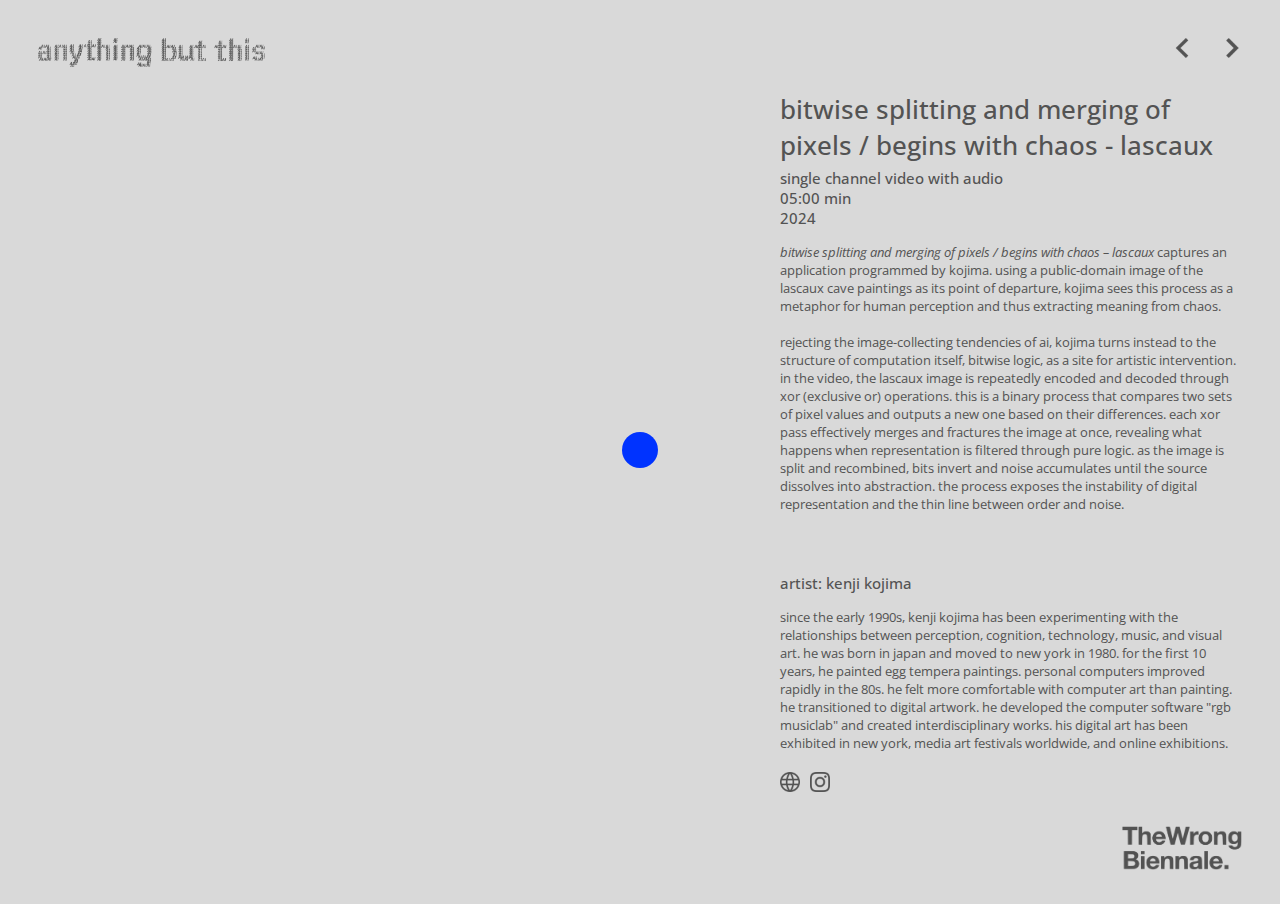
<file: artwork-pages/kenji-kojima.html>
<!DOCTYPE html>
<html lang="en">
<head>
  <meta charset="UTF-8">
  <meta name="viewport" content="width=device-width, initial-scale=1.0">
  <title>anything but this</title>
  <link rel="stylesheet" media="only screen and (max-width: 865px)" href="../styles/mobile.css"> 
  <link rel="stylesheet" media="only screen and (min-width: 866px) and (max-width: 1199px)" href="../styles/tablet.css">
  <link rel="stylesheet" media="only screen and (min-width: 1200px)" href="../styles/desktop.css">
  <link rel="preconnect" href="https://fonts.googleapis.com">
  <link rel="preconnect" href="https://fonts.gstatic.com" crossorigin>
  <link href="https://fonts.googleapis.com/css2?family=Noto+Sans:ital,wght@0,100..900;1,100..900&family=Open+Sans:ital,wght@0,300..800;1,300..800&display=swap" rel="stylesheet">
</head>
<body>
  <header>
    <a href="../index.html"><img class="logo" src="../assets/logo.png" alt="anything but this logo"></a>
    <div class="prev-next">
      <a href="scott-groeniger.html"><img src="../assets/prev-icon.png"></a>
      <a href="qinyu-echo-huan.html"><img src="../assets/next-icon.png"></a>
    </div>
  </header>

  <main class="two-columns" id="scroll-section">
    <div class="column left">
      <div style="position: relative; padding-bottom: 56.25%; height: 0; overflow: hidden;">
        <iframe 
          style="position: absolute; top: 0; left: 0; width: 100%; height: 100%;"
          src="https://www.youtube.com/embed/x-atjqs1dtE?si=U59bBC43ktvEXMqL" 
          title="YouTube video player" 
          frameborder="0" 
          allow="accelerometer; autoplay; clipboard-write; encrypted-media; gyroscope; picture-in-picture; web-share" 
          referrerpolicy="strict-origin-when-cross-origin" 
          allowfullscreen>
        </iframe>
      </div>
    </div>
    <div class="column right">
      <h1>bitwise splitting and merging of pixels / begins with chaos - lascaux</h1>
      <h2>single channel video with audio<br>
      05:00 min<br>
      2024</h2>
      <p><em>bitwise splitting and merging of pixels / begins with chaos – lascaux</em> captures an application programmed by kojima. using a public-domain image of the lascaux cave paintings as its point of departure, kojima sees this process as a metaphor for human perception and thus extracting meaning from chaos. <br><br>
      rejecting the image-collecting tendencies of ai, kojima turns instead to the structure of computation itself, bitwise logic, as a site for artistic intervention. in the video, the lascaux image is repeatedly encoded and decoded through xor (exclusive or) operations. this is a binary process that compares two sets of pixel values and outputs a new one based on their differences. each xor pass effectively merges and fractures the image at once, revealing what happens when representation is filtered through pure logic. as the image is split and recombined, bits invert and noise accumulates until the source dissolves into abstraction. the process exposes the instability of digital representation and the thin line between order and noise.</p>
      <h3>artist: kenji kojima</h3>
      <p>since the early 1990s, kenji kojima has been experimenting with the relationships between perception, cognition, technology, music, and visual art. he was born in japan and moved to new york in 1980. for the first 10 years, he painted egg tempera paintings. personal computers improved rapidly in the 80s. he felt more comfortable with computer art than painting. he transitioned to digital artwork. he developed the computer software "rgb musiclab" and created interdisciplinary works. his digital art has been exhibited in new york, media art festivals worldwide, and online exhibitions.</p>
      <div class="artist-links">
        <a href="https://kenjikojima.com/" target="_blank"><img src="../assets/website-icon.png"></a>
        <a href="https://www.instagram.com/kenjikojimany/" target="_blank"><img src="../assets/instagram-icon.png"></a>
      </div>
    </div>
  </main>

  <footer>
    <a href="https://thewrong.org/" target="_blank">
      <img src="../assets/the_wrong.png" alt="TheWrong Biennale">
    </a>
  </footer>

  <div class="cursor">
    <div class="cursor__ball">
      <svg height="40" width="40">
        <circle cx="20" cy="20" r="18"></circle>
      </svg>
    </div>
  </div>

  <script src="https://cdnjs.cloudflare.com/ajax/libs/gsap/3.12.2/gsap.min.js"></script>
  <script src="../scripts.js"></script>
  
</body>
</html>
</file>
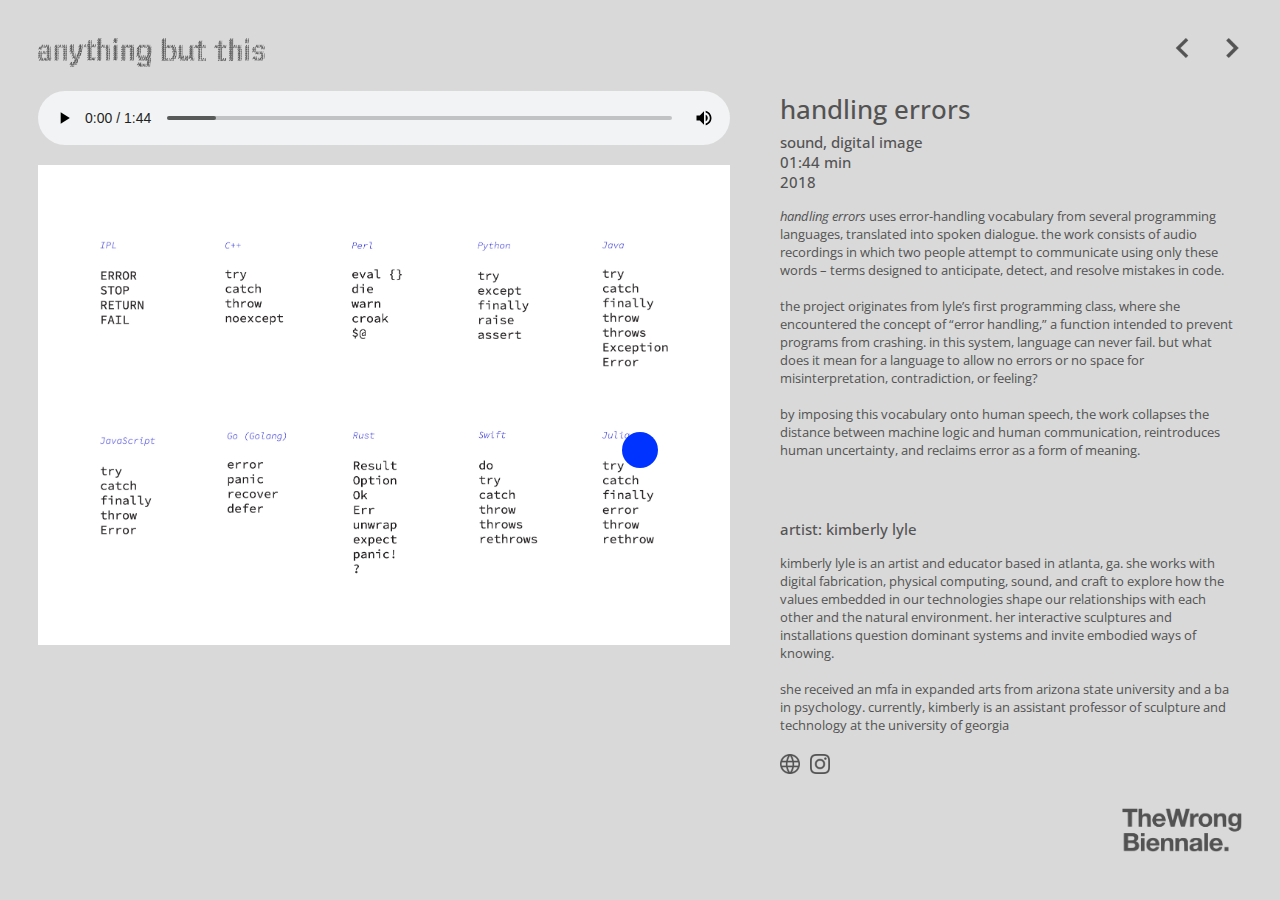
<file: artwork-pages/kimberly-lyle.html>
<!DOCTYPE html>
<html lang="en">
<head>
  <meta charset="UTF-8">
  <meta name="viewport" content="width=device-width, initial-scale=1.0">
  <title>anything but this</title>
  <link rel="stylesheet" media="only screen and (max-width: 865px)" href="../styles/mobile.css"> 
  <link rel="stylesheet" media="only screen and (min-width: 866px) and (max-width: 1199px)" href="../styles/tablet.css">
  <link rel="stylesheet" media="only screen and (min-width: 1200px)" href="../styles/desktop.css">
  <link rel="preconnect" href="https://fonts.googleapis.com">
  <link rel="preconnect" href="https://fonts.gstatic.com" crossorigin>
  <link href="https://fonts.googleapis.com/css2?family=Noto+Sans:ital,wght@0,100..900;1,100..900&family=Open+Sans:ital,wght@0,300..800;1,300..800&display=swap" rel="stylesheet">
</head>
<body>
  <header>
    <a href="../index.html"><img class="logo" src="../assets/logo.png" alt="anything but this logo"></a>
    <div class="prev-next">
      <a href="liang-he.html"><img src="../assets/prev-icon.png"></a>
      <a href="minrui-qiao.html"><img src="../assets/next-icon.png"></a>
    </div>
  </header>

  <main class="two-columns" id="scroll-section">
    <div class="column left">
      <audio controls controlsList="nodownload noplaybackrate" oncontextmenu="return false;">
        <source src="../assets/kimberly-lyle/kimberly-lyle-sound.mp3" type="audio/mpeg">
        Your browser does not support the audio element.
      </audio>

      <img src="../assets/kimberly-lyle/kimberly-lyle-1.jpg">
    </div>
    <div class="column right">
      <h1>handling errors</h1>
      <h2>sound, digital image<br>
      01:44 min<br>
      2018</h2>
      <p><em>handling errors</em> uses error-handling vocabulary from several programming languages, translated into spoken dialogue. the work consists of audio recordings in which two people attempt to communicate using only these words – terms designed to anticipate, detect, and resolve mistakes in code.<br><br>
      the project originates from lyle’s first programming class, where she encountered the concept of “error handling,” a function intended to prevent programs from crashing. in this system, language can never fail. but what does it mean for a language to allow no errors or no space for misinterpretation, contradiction, or feeling?<br><br>
      by imposing this vocabulary onto human speech, the work collapses the distance between machine logic and human communication, reintroduces human uncertainty, and reclaims error as a form of meaning. </p>
      <h3>artist: kimberly lyle</h3>
      <p>kimberly lyle is an artist and educator based in atlanta, ga. she works with digital fabrication, physical computing, sound, and craft to explore how the values embedded in our technologies shape our relationships with each other and the natural environment. her interactive sculptures and installations question dominant systems and invite embodied ways of knowing. <br><br>
      she received an mfa in expanded arts from arizona state university and a ba in psychology. currently, kimberly is an assistant professor of sculpture and technology at the university of georgia</p>
      <div class="artist-links">
        <a href="https://kimberlyle.net/" target="_blank"><img src="../assets/website-icon.png"></a>
        <a href="https://www.instagram.com/kimber.lyle/" target="_blank"><img src="../assets/instagram-icon.png"></a>
      </div>
    </div>
  </main>

  <footer>
    <a href="https://thewrong.org/" target="_blank">
      <img src="../assets/the_wrong.png" alt="TheWrong Biennale">
    </a>
  </footer>

  <div class="cursor">
    <div class="cursor__ball">
      <svg height="40" width="40">
        <circle cx="20" cy="20" r="18"></circle>
      </svg>
    </div>
  </div>

  <script src="https://cdnjs.cloudflare.com/ajax/libs/gsap/3.12.2/gsap.min.js"></script>
  <script src="../scripts.js"></script>
  
</body>
</html>
</file>
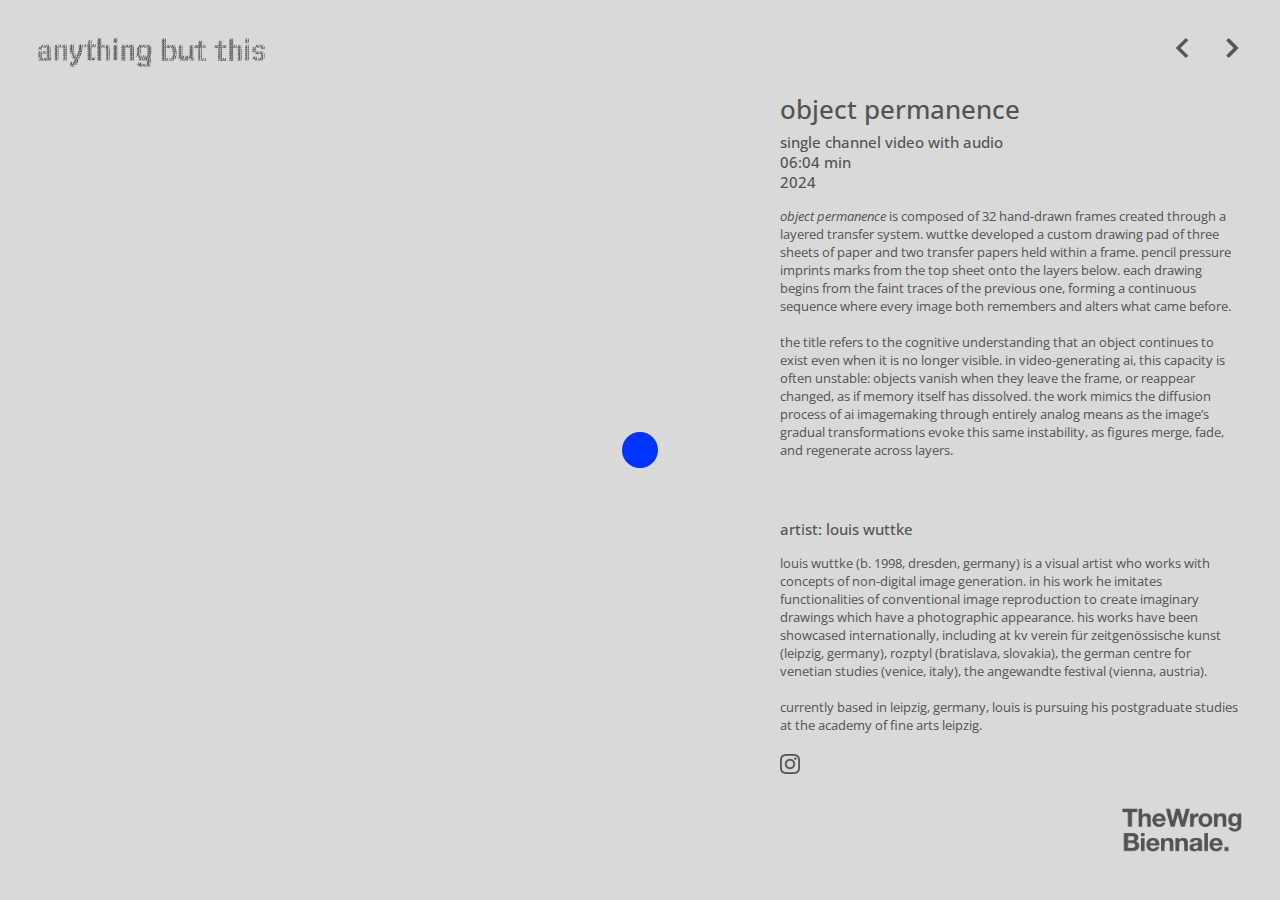
<file: artwork-pages/louis-wuttke.html>
<!DOCTYPE html>
<html lang="en">
<head>
  <meta charset="UTF-8">
  <meta name="viewport" content="width=device-width, initial-scale=1.0">
  <title>anything but this</title>
  <link rel="stylesheet" media="only screen and (max-width: 865px)" href="../styles/mobile.css"> 
  <link rel="stylesheet" media="only screen and (min-width: 866px) and (max-width: 1199px)" href="../styles/tablet.css">
  <link rel="stylesheet" media="only screen and (min-width: 1200px)" href="../styles/desktop.css">
  <link rel="preconnect" href="https://fonts.googleapis.com">
  <link rel="preconnect" href="https://fonts.gstatic.com" crossorigin>
  <link href="https://fonts.googleapis.com/css2?family=Noto+Sans:ital,wght@0,100..900;1,100..900&family=Open+Sans:ital,wght@0,300..800;1,300..800&display=swap" rel="stylesheet">
</head>
<body>
  <header>
    <a href="../index.html"><img class="logo" src="../assets/logo.png" alt="anything but this logo"></a>
    <div class="prev-next">
      <a href="minrui-qiao.html"><img src="../assets/prev-icon.png"></a>
      <a href="scott-groeniger.html"><img src="../assets/next-icon.png"></a>
    </div>
  </header>

  <main class="two-columns" id="scroll-section">
    <div class="column left">
      <div style="position: relative; padding-bottom: 56.25%; height: 0; overflow: hidden;">
        <iframe 
          style="position: absolute; top: 0; left: 0; width: 100%; height: 100%;"
          src="https://www.youtube.com/embed/9qYfPM0Fj4c?si=8RvtS8Lu6clqB_bk" 
          title="YouTube video player" 
          frameborder="0" 
          allow="accelerometer; autoplay; clipboard-write; encrypted-media; gyroscope; picture-in-picture; web-share" 
          referrerpolicy="strict-origin-when-cross-origin" 
          allowfullscreen>
        </iframe>
      </div>
    </div>
    <div class="column right">
      <h1>object permanence</h1>
      <h2>single channel video with audio<br>
      06:04 min<br>
      2024</h2>
      <p><em>object permanence</em> is composed of 32 hand-drawn frames created through a layered transfer system. wuttke developed a custom drawing pad of three sheets of paper and two transfer papers held within a frame. pencil pressure imprints marks from the top sheet onto the layers below. each drawing begins from the faint traces of the previous one, forming a continuous sequence where every image both remembers and alters what came before.<br><br>
      the title refers to the cognitive understanding that an object continues to exist even when it is no longer visible. in video-generating ai, this capacity is often unstable: objects vanish when they leave the frame, or reappear changed, as if memory itself has dissolved. the work mimics the diffusion process of ai imagemaking through entirely analog means as the image’s gradual transformations evoke this same instability, as figures merge, fade, and regenerate across layers.</p>
      <h3>artist: louis wuttke</h3>
      <p>louis wuttke (b. 1998, dresden, germany) is a visual artist who works with concepts of non-digital image generation. in his work he imitates functionalities of conventional image reproduction to create imaginary drawings which have a photographic appearance. his works have been showcased internationally, including at kv verein für zeitgenössische kunst (leipzig, germany), rozptyl (bratislava, slovakia), the german centre for venetian studies (venice, italy), the angewandte festival (vienna, austria).<br><br>
      currently based in leipzig, germany, louis is pursuing his postgraduate studies at the academy of fine arts leipzig.</p>
      <div class="artist-links">
        <a href="https://www.instagram.com/louis_wuttke/" target="_blank"><img src="../assets/instagram-icon.png"></a>
      </div>
    </div>
  </main>

  <footer>
    <a href="https://thewrong.org/" target="_blank">
      <img src="../assets/the_wrong.png" alt="TheWrong Biennale">
    </a>
  </footer>

  <div class="cursor">
    <div class="cursor__ball">
      <svg height="40" width="40">
        <circle cx="20" cy="20" r="18"></circle>
      </svg>
    </div>
  </div>

  <script src="https://cdnjs.cloudflare.com/ajax/libs/gsap/3.12.2/gsap.min.js"></script>
  <script src="../scripts.js"></script>
  
</body>
</html>
</file>
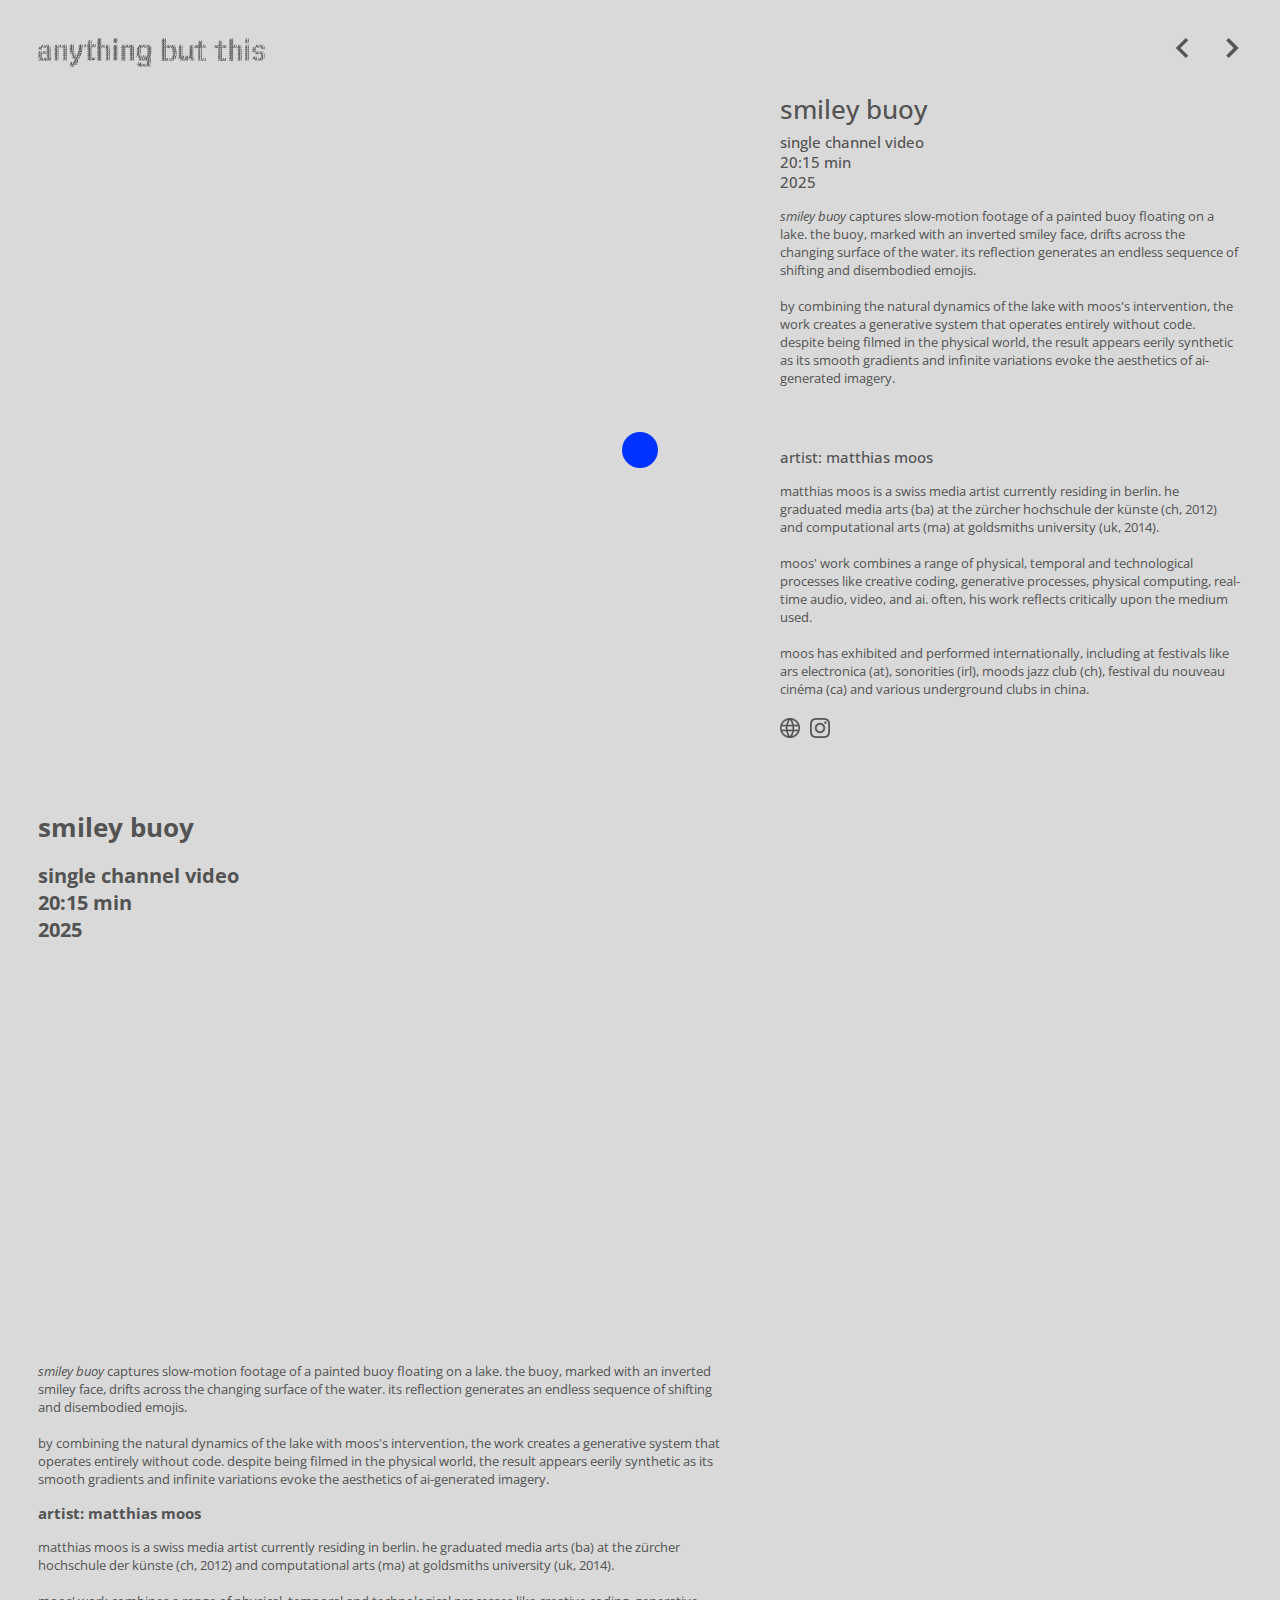
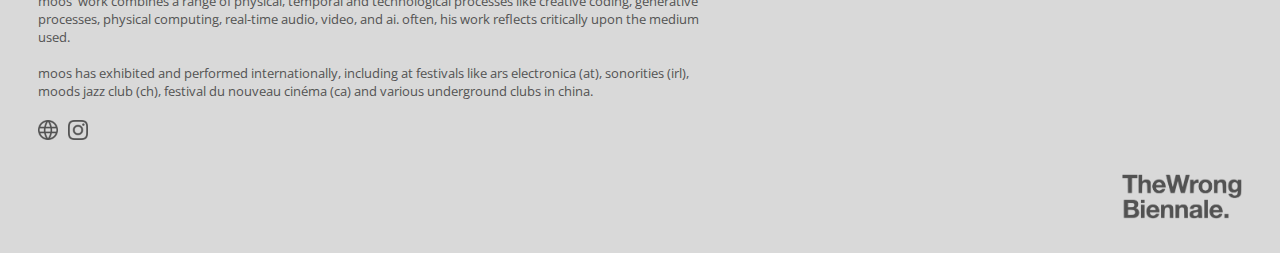
<file: artwork-pages/matthias-moos.html>
<!DOCTYPE html>
<html lang="en">
<head>
  <meta charset="UTF-8">
  <meta name="viewport" content="width=device-width, initial-scale=1.0">
  <title>anything but this</title>
  <link rel="stylesheet" media="only screen and (max-width: 865px)" href="../styles/mobile.css"> 
  <link rel="stylesheet" media="only screen and (min-width: 866px) and (max-width: 1199px)" href="../styles/tablet.css">
  <link rel="stylesheet" media="only screen and (min-width: 1200px)" href="../styles/desktop.css">
  <link rel="preconnect" href="https://fonts.googleapis.com">
  <link rel="preconnect" href="https://fonts.gstatic.com" crossorigin>
  <link href="https://fonts.googleapis.com/css2?family=Noto+Sans:ital,wght@0,100..900;1,100..900&family=Open+Sans:ital,wght@0,300..800;1,300..800&display=swap" rel="stylesheet">
</head>
<body>
  <header>
    <a href="../index.html"><img class="logo" src="../assets/logo.png" alt="anything but this logo"></a>
    <div class="prev-next">
      <a href="dirk-sorge.html"><img src="../assets/prev-icon.png"></a>
      <a href="liang-he.html"><img src="../assets/next-icon.png"></a>
    </div>
  </header>

  <main class="two-columns" id="scroll-section">
    <!-- Desktop/Tablet: Two columns -->
    <div class="column left desktop-tablet-only">
      <div style="position: relative; padding-bottom: 56.25%; height: 0; overflow: hidden;">
        <iframe 
          style="position: absolute; top: 0; left: 0; width: 100%; height: 100%;"
          src="https://www.youtube.com/embed/iRylMYcUyI8?si=HInwLrXsd12UnbKA" 
          title="YouTube video player" 
          frameborder="0" 
          allow="accelerometer; autoplay; clipboard-write; encrypted-media; gyroscope; picture-in-picture; web-share" 
          referrerpolicy="strict-origin-when-cross-origin" 
          allowfullscreen>
        </iframe>
      </div>
    </div>
    <div class="column right desktop-tablet-only">
      <h1>smiley buoy</h1>
      <h2>single channel video<br>
      20:15 min<br>
      2025</h2>
      <p><em>smiley buoy</em> captures slow-motion footage of a painted buoy floating on a lake. the buoy, marked with an inverted smiley face, drifts across the changing surface of the water. its reflection generates an endless sequence of shifting and disembodied emojis. <br><br>
      by combining the natural dynamics of the lake with moos's intervention, the work creates a generative system that operates entirely without code. despite being filmed in the physical world, the result appears eerily synthetic as its smooth gradients and infinite variations evoke the aesthetics of ai-generated imagery. </p>
      <h3>artist: matthias moos</h3>
      <p>matthias moos is a swiss media artist currently residing in berlin. he graduated media arts (ba) at the zürcher hochschule der künste (ch, 2012) and computational arts (ma) at goldsmiths university (uk, 2014).<br><br>
      moos' work combines a range of physical, temporal and technological processes like creative coding, generative processes, physical computing, real-time audio, video, and ai. often, his work reflects critically upon the medium used.<br><br>
      moos has exhibited and performed internationally, including at festivals like ars electronica (at), sonorities (irl), moods jazz club (ch), festival du nouveau cinéma (ca) and various underground clubs in china.</p>
      <div class="artist-links">
        <a href="https://matthiasmoos.com/" target="_blank"><img src="../assets/website-icon.png"></a>
        <a href="https://www.instagram.com/moos.matthias/" target="_blank"><img src="../assets/instagram-icon.png"></a>
      </div>
    </div>

    <!-- Mobile: Single column in custom order -->
    <div class="mobile-only">
      <h1>smiley buoy</h1>
      <h2>single channel video<br>
      20:15 min<br>
      2025</h2>
      
      <div style="position: relative; padding-bottom: 56.25%; height: 0; overflow: hidden; margin: 10px 0;">
        <iframe 
          style="position: absolute; top: 0; left: 0; width: 100%; height: 100%;"
          src="https://www.youtube.com/embed/iRylMYcUyI8?si=HInwLrXsd12UnbKA" 
          title="YouTube video player" 
          frameborder="0" 
          allow="accelerometer; autoplay; clipboard-write; encrypted-media; gyroscope; picture-in-picture; web-share" 
          referrerpolicy="strict-origin-when-cross-origin" 
          allowfullscreen>
        </iframe>
      </div>

      <p><em>smiley buoy</em> captures slow-motion footage of a painted buoy floating on a lake. the buoy, marked with an inverted smiley face, drifts across the changing surface of the water. its reflection generates an endless sequence of shifting and disembodied emojis. <br><br>
      by combining the natural dynamics of the lake with moos's intervention, the work creates a generative system that operates entirely without code. despite being filmed in the physical world, the result appears eerily synthetic as its smooth gradients and infinite variations evoke the aesthetics of ai-generated imagery. </p>

      <h3>artist: matthias moos</h3>
      <p>matthias moos is a swiss media artist currently residing in berlin. he graduated media arts (ba) at the zürcher hochschule der künste (ch, 2012) and computational arts (ma) at goldsmiths university (uk, 2014).<br><br>
      moos' work combines a range of physical, temporal and technological processes like creative coding, generative processes, physical computing, real-time audio, video, and ai. often, his work reflects critically upon the medium used.<br><br>
      moos has exhibited and performed internationally, including at festivals like ars electronica (at), sonorities (irl), moods jazz club (ch), festival du nouveau cinéma (ca) and various underground clubs in china.</p>
      <div class="artist-links">
        <a href="https://matthiasmoos.com/" target="_blank"><img src="../assets/website-icon.png"></a>
        <a href="https://www.instagram.com/moos.matthias/" target="_blank"><img src="../assets/instagram-icon.png"></a>
      </div>
    </div>
  </main>

  <footer>
    <a href="https://thewrong.org/" target="_blank">
      <img src="../assets/the_wrong.png" alt="TheWrong Biennale">
    </a>
  </footer>

  <div class="cursor">
    <div class="cursor__ball">
      <svg height="40" width="40">
        <circle cx="20" cy="20" r="18"></circle>
      </svg>
    </div>
  </div>

  <script src="https://cdnjs.cloudflare.com/ajax/libs/gsap/3.12.2/gsap.min.js"></script>
  <script src="../scripts.js"></script>
  
</body>
</html>
</file>
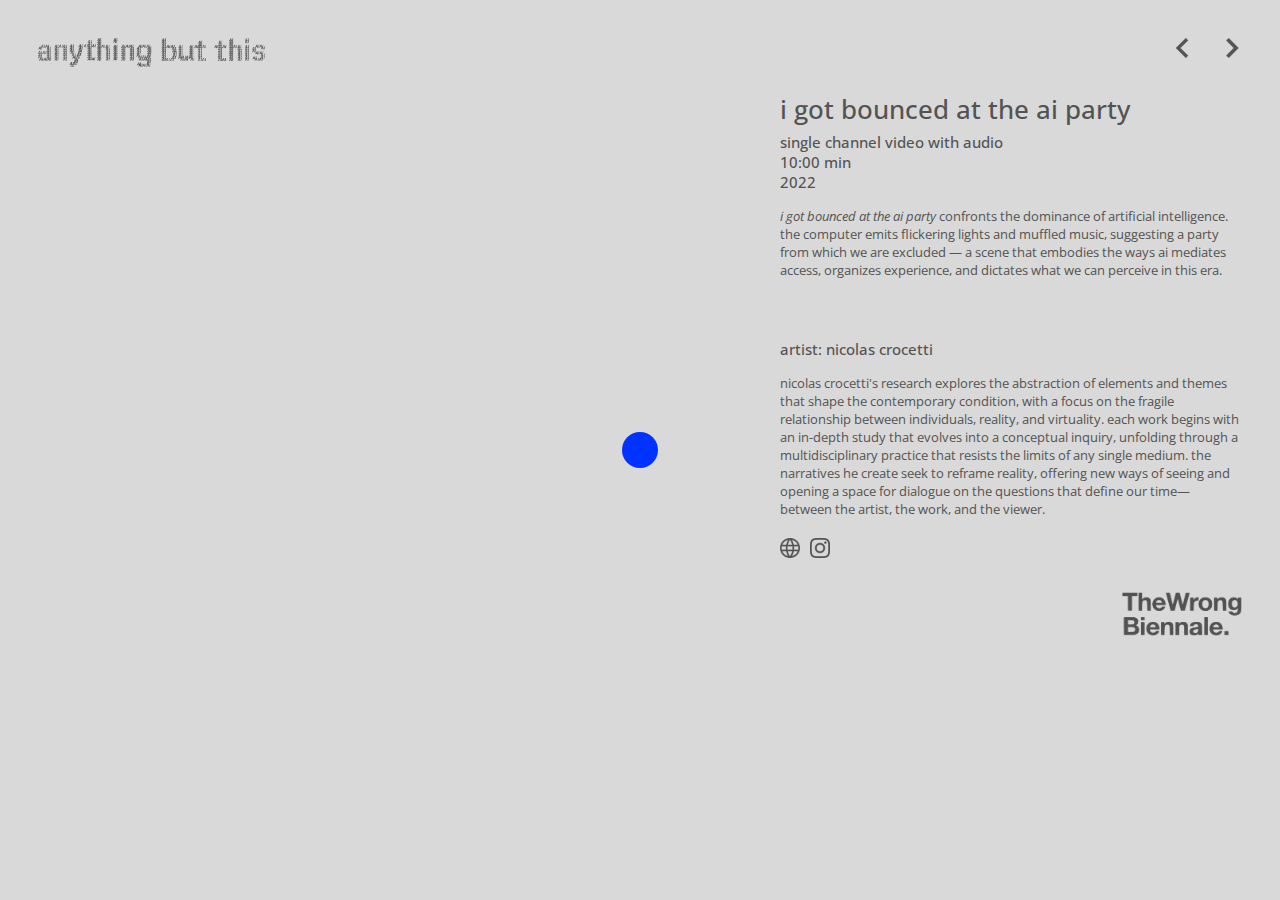
<file: artwork-pages/nicolas-crocetti.html>
<!DOCTYPE html>
<html lang="en">
<head>
  <meta charset="UTF-8">
  <meta name="viewport" content="width=device-width, initial-scale=1.0">
  <title>anything but this</title>
  <link rel="stylesheet" media="only screen and (max-width: 865px)" href="../styles/mobile.css"> 
  <link rel="stylesheet" media="only screen and (min-width: 866px) and (max-width: 1199px)" href="../styles/tablet.css">
  <link rel="stylesheet" media="only screen and (min-width: 1200px)" href="../styles/desktop.css">
  <link rel="preconnect" href="https://fonts.googleapis.com">
  <link rel="preconnect" href="https://fonts.gstatic.com" crossorigin>
  <link href="https://fonts.googleapis.com/css2?family=Noto+Sans:ital,wght@0,100..900;1,100..900&family=Open+Sans:ital,wght@0,300..800;1,300..800&display=swap" rel="stylesheet">
</head>
<body>
  <header>
    <a href="../index.html"><img class="logo" src="../assets/logo.png" alt="anything but this logo"></a>
    <div class="prev-next">
      <a href="qinyu-echo-huan.html"><img src="../assets/prev-icon.png"></a>
      <a href="josh-sender.html"><img src="../assets/next-icon.png"></a>
    </div>
  </header>

  <main class="two-columns" id="scroll-section">
    <div class="column left">
      <div style="position: relative; padding-bottom: 56.25%; height: 0; overflow: hidden;">
        <iframe 
          style="position: absolute; top: 0; left: 0; width: 100%; height: 100%;"
          src="https://www.youtube.com/embed/zZ-iLqF5iTI?si=slSllCWOqQgcxAHA" 
          title="YouTube video player" 
          frameborder="0" 
          allow="accelerometer; autoplay; clipboard-write; encrypted-media; gyroscope; picture-in-picture; web-share" 
          referrerpolicy="strict-origin-when-cross-origin" 
          allowfullscreen>
        </iframe>
      </div>
    </div>
    <div class="column right">
      <h1>i got bounced at the ai party</h1>
      <h2>single channel video with audio<br>
      10:00 min<br>
      2022</h2>
      <p><em>i got bounced at the ai party</em> confronts the dominance of artificial intelligence. the computer emits flickering lights and muffled music, suggesting a party from which we are excluded — a scene that embodies the ways ai mediates access, organizes experience, and dictates what we can perceive in this era.</p>
      <h3>artist: nicolas crocetti</h3>
      <p>nicolas crocetti's research explores the abstraction of elements and themes that shape the contemporary condition, with a focus on the fragile relationship between individuals, reality, and virtuality. each work begins with an in-depth study that evolves into a conceptual inquiry, unfolding through a multidisciplinary practice that resists the limits of any single medium. the narratives he create seek to reframe reality, offering new ways of seeing and opening a space for dialogue on the questions that define our time—between the artist, the work, and the viewer.</p>
      <div class="artist-links">
        <a href="https://nicolascrocetti.com/" target="_blank"><img src="../assets/website-icon.png"></a>
        <a href="https://www.instagram.com/crocetti.nicolas/?hl=en" target="_blank"><img src="../assets/instagram-icon.png"></a>
      </div>
    </div>
  </main>

  <footer>
    <a href="https://thewrong.org/" target="_blank">
      <img src="../assets/the_wrong.png" alt="TheWrong Biennale">
    </a>
  </footer>

  <div class="cursor">
    <div class="cursor__ball">
      <svg height="40" width="40">
        <circle cx="20" cy="20" r="18"></circle>
      </svg>
    </div>
  </div>

  <script src="https://cdnjs.cloudflare.com/ajax/libs/gsap/3.12.2/gsap.min.js"></script>
  <script src="../scripts.js"></script>
  
</body>
</html>
</file>
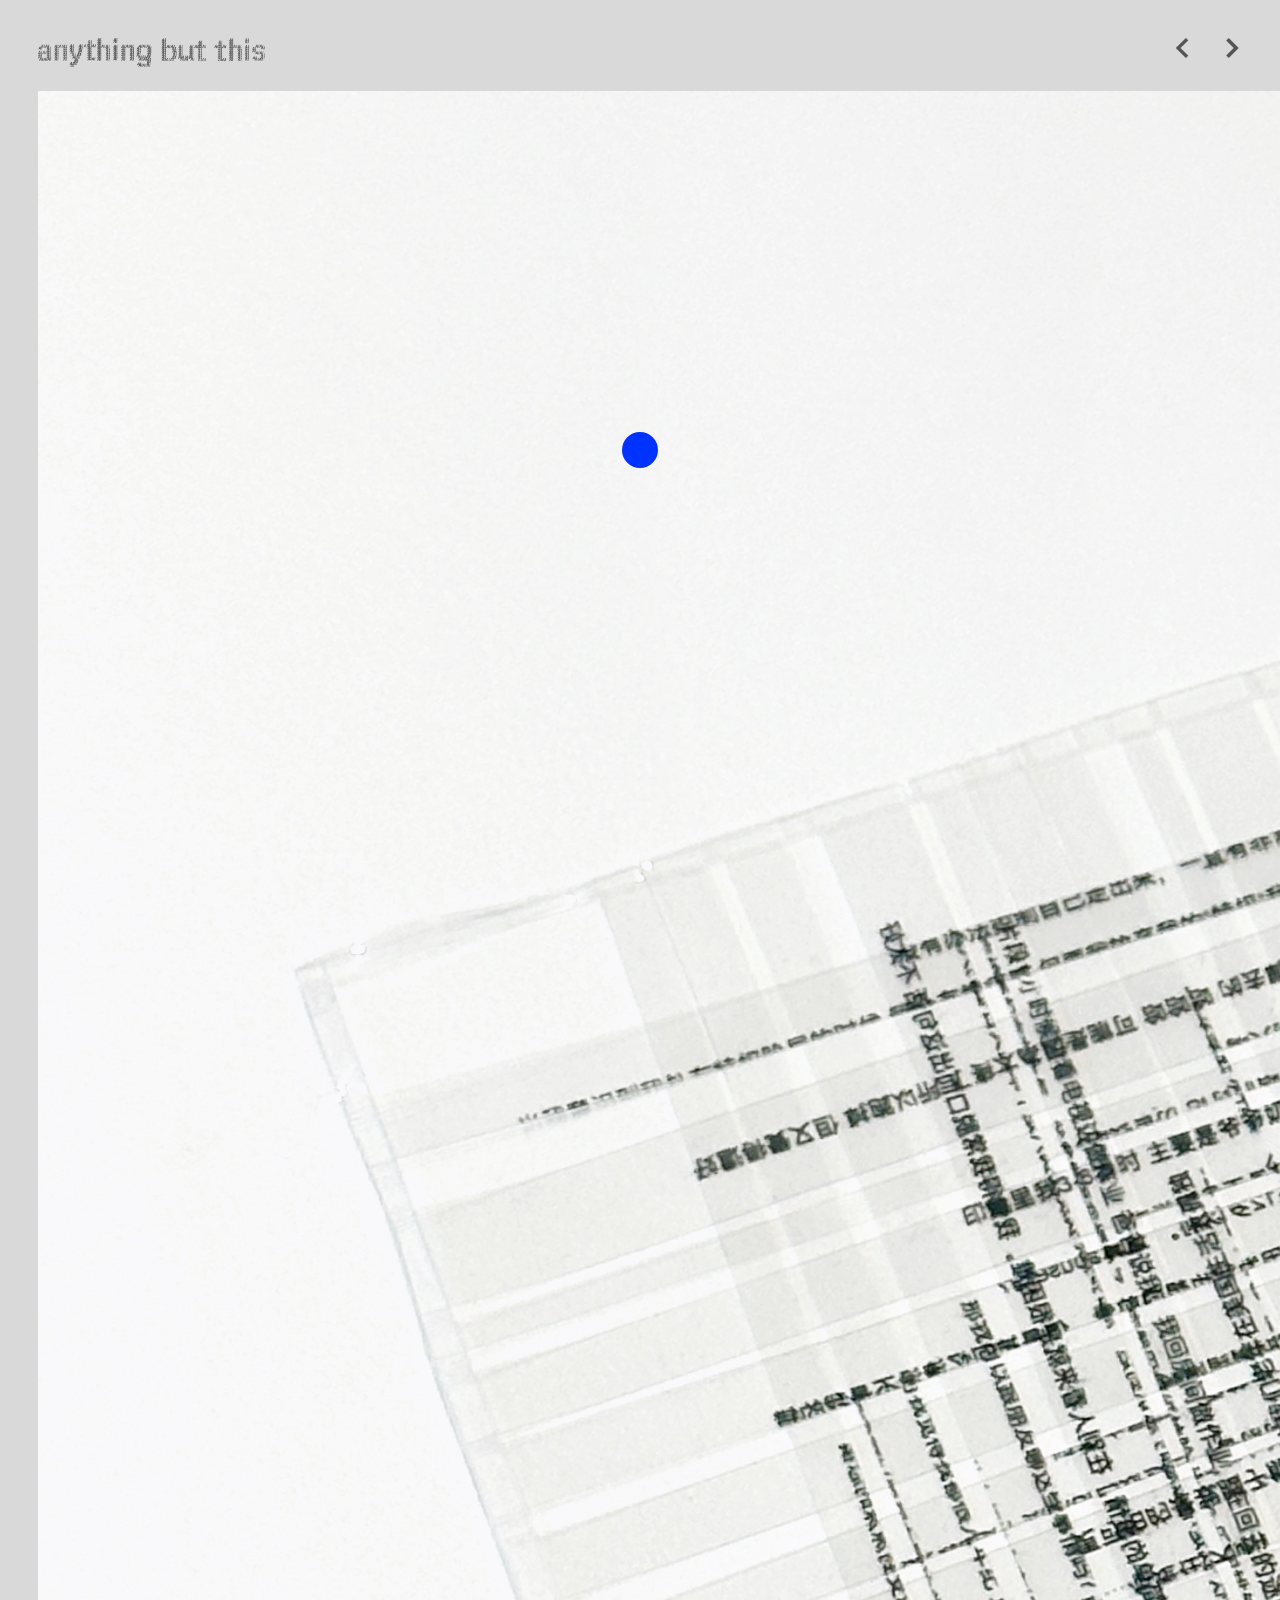
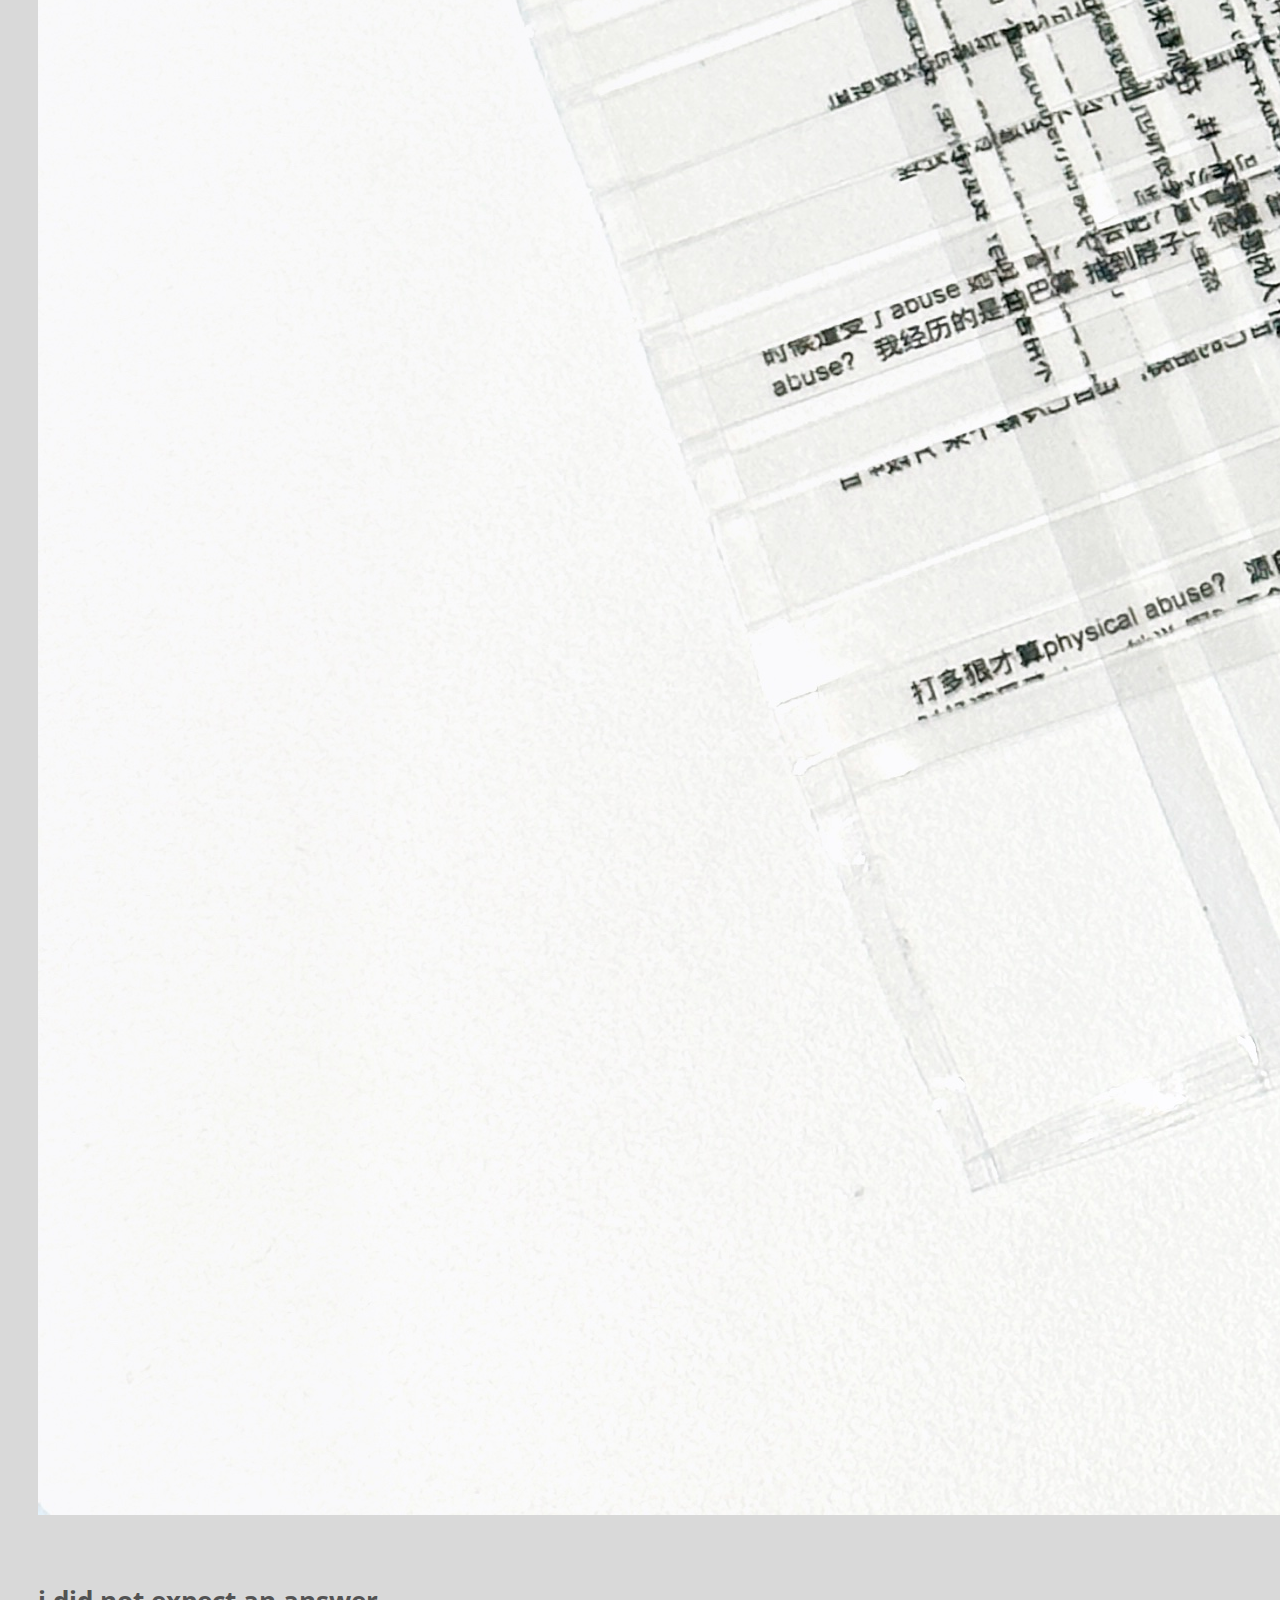
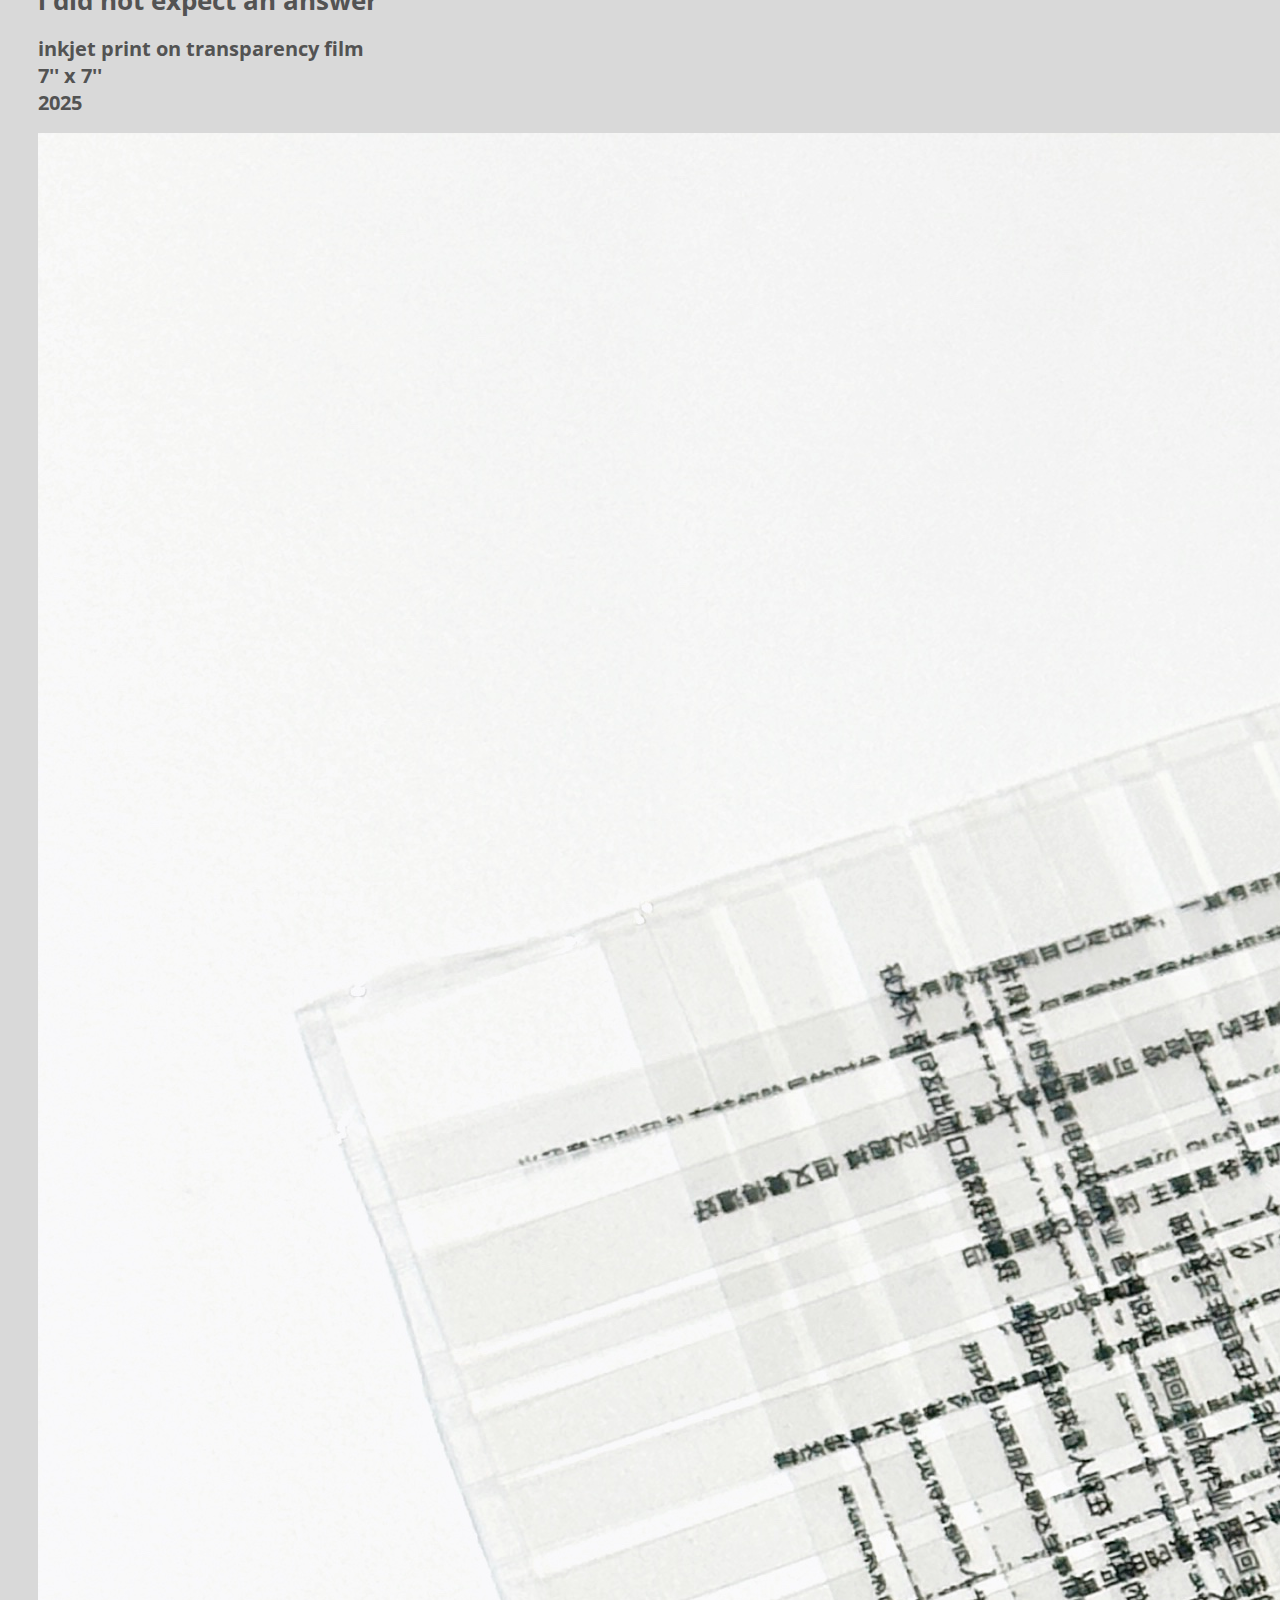
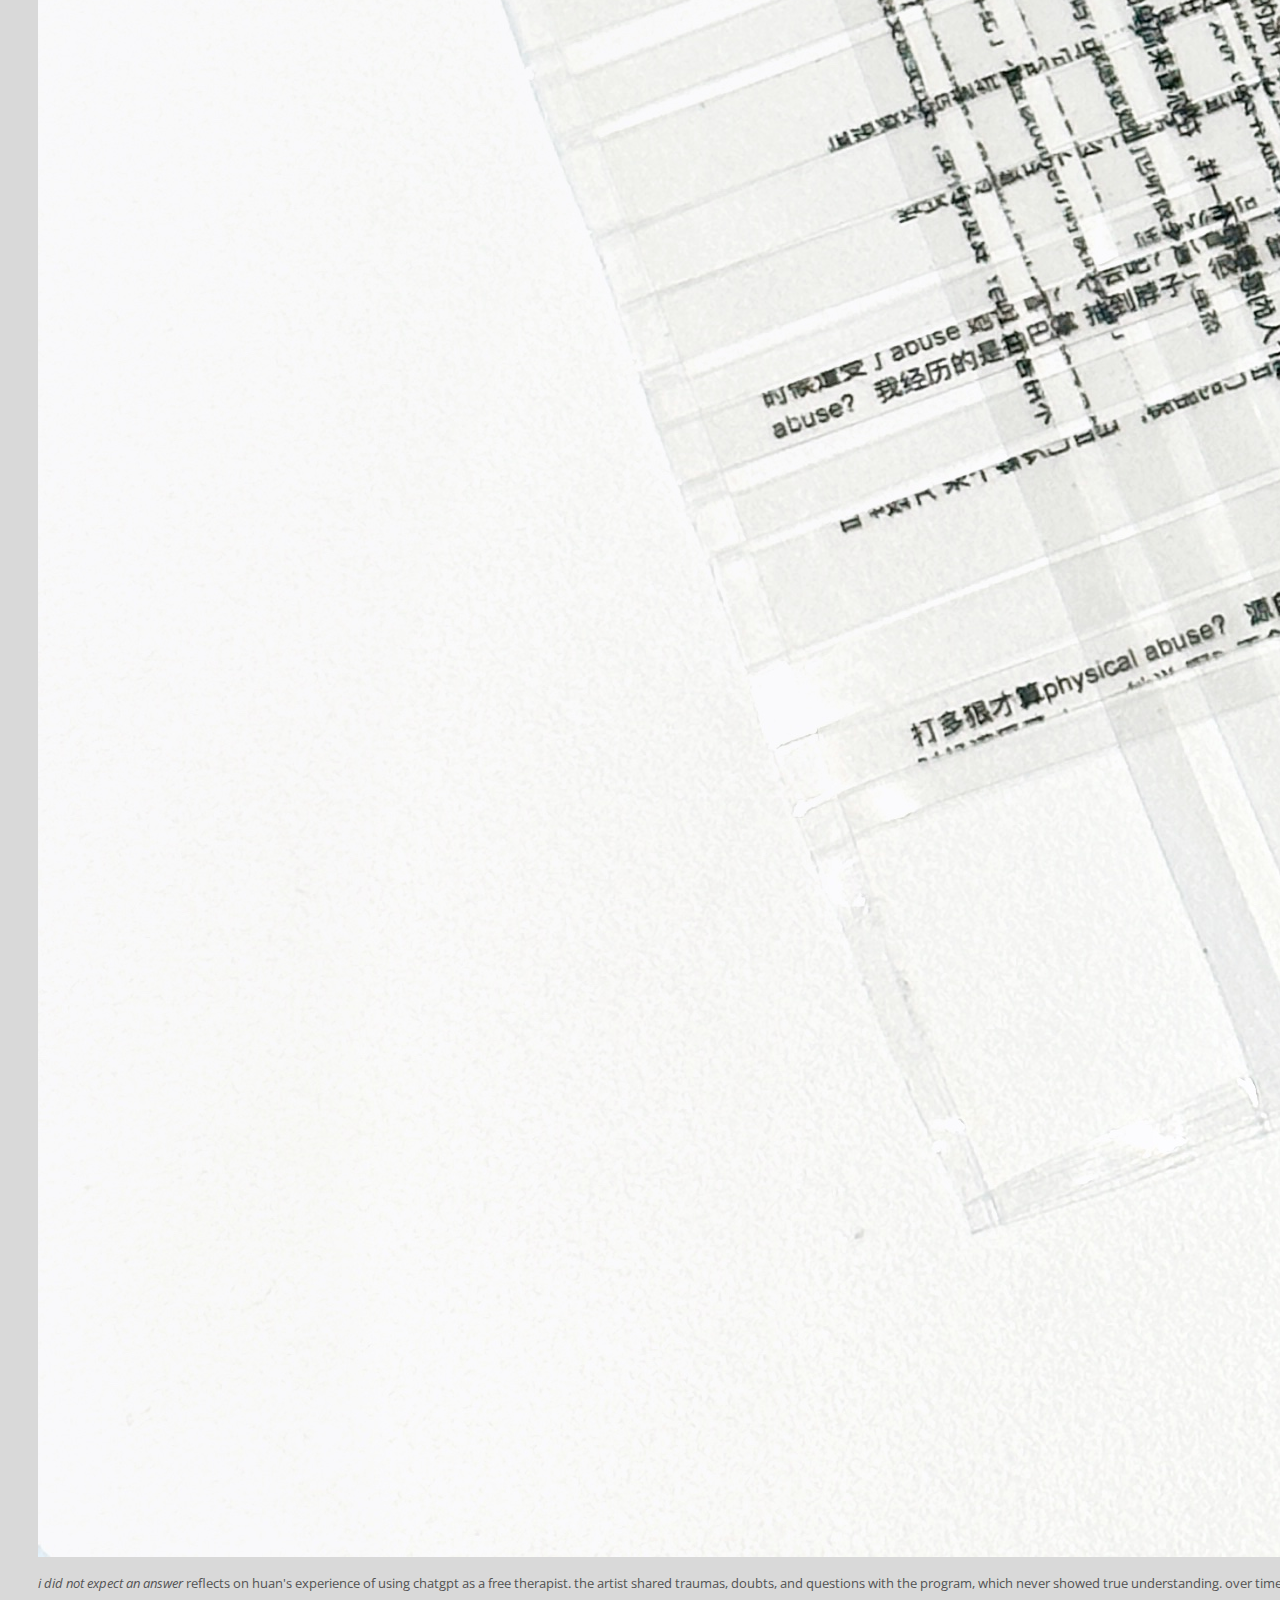
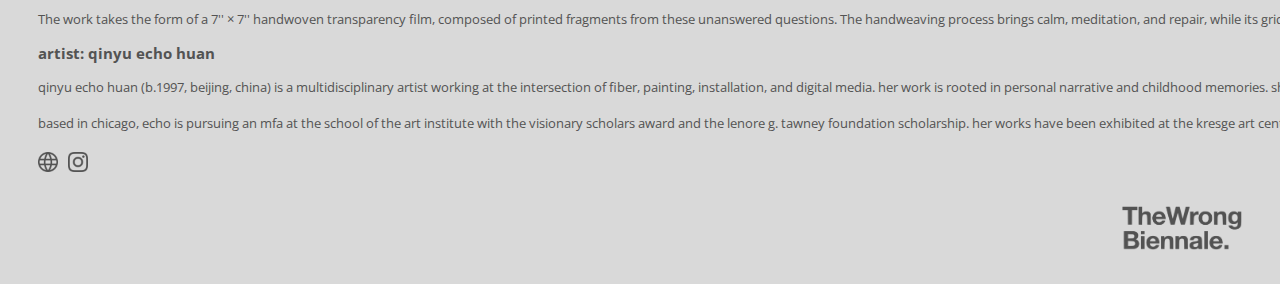
<file: artwork-pages/qinyu-echo-huan.html>
<!DOCTYPE html>
<html lang="en">
<head>
  <meta charset="UTF-8">
  <meta name="viewport" content="width=device-width, initial-scale=1.0">
  <title>anything but this</title>
  <link rel="stylesheet" media="only screen and (max-width: 865px)" href="../styles/mobile.css"> 
  <link rel="stylesheet" media="only screen and (min-width: 866px) and (max-width: 1199px)" href="../styles/tablet.css">
  <link rel="stylesheet" media="only screen and (min-width: 1200px)" href="../styles/desktop.css">
  <link rel="preconnect" href="https://fonts.googleapis.com">
  <link rel="preconnect" href="https://fonts.gstatic.com" crossorigin>
  <link href="https://fonts.googleapis.com/css2?family=Noto+Sans:ital,wght@0,100..900;1,100..900&family=Open+Sans:ital,wght@0,300..800;1,300..800&display=swap" rel="stylesheet">
</head>
<body>
  <header>
    <a href="../index.html"><img class="logo" src="../assets/logo.png" alt="anything but this logo"></a>
    <div class="prev-next">
      <a href="kenji-kojima.html"><img src="../assets/prev-icon.png"></a>
      <a href="nicolas-crocetti.html"><img src="../assets/next-icon.png"></a>
    </div>
  </header>

  <main class="two-columns" id="scroll-section">
    <!-- Desktop/Tablet: Two columns -->
    <div class="column left desktop-tablet-only">
      <img src="../assets/qinyu-echo-huan/qinyu-echo-huan-1.jpg">
    </div>
    <div class="column right desktop-tablet-only">
      <h1>i did not expect an answer</h1>
      <h2>inkjet print on transparency film<br>
      7'' x 7''<br>
      2025</h2>
      <p><em>i did not expect an answer</em> reflects on huan's experience of using chatgpt as a free therapist. the artist shared traumas, doubts, and questions with the program, which never showed true understanding. over time, she realized that what mattered was not the response but the act of asking. <br><br>
      The work takes the form of a 7'' × 7'' handwoven transparency film, composed of printed fragments from these unanswered questions. The handweaving process brings calm, meditation, and repair, while its grid structure echoes algorithmic logic. in the absence of AI's understanding, a different kind of presence emerges — one where self-reflection becomes tangible, woven into material form. </p>
      <h3>artist: qinyu echo huan</h3>
      <p>qinyu echo huan (b.1997, beijing, china) is a multidisciplinary artist working at the intersection of fiber, painting, installation, and digital media. her work is rooted in personal narrative and childhood memories. she approaches her practice as a therapeutic exploration of identity and self-awareness. she focuses on the characteristics of ready-made materials, transforming them into abstract forms and structures to express subtle emotions and tensions. <br><br>
      based in chicago, echo is pursuing an mfa at the school of the art institute with the visionary scholars award and the lenore g. tawney foundation scholarship. her works have been exhibited at the kresge art center, (mi, us), (scene) metrospace (mi, us), lan gallery (beijing, china), saic galleries (il, us)</p>
      <div class="artist-links">
        <a href="https://echohuan.com/" target="_blank"><img src="../assets/website-icon.png"></a>
        <a href="https://www.instagram.com/echo_huan/" target="_blank"><img src="../assets/instagram-icon.png"></a>
      </div>
    </div>

    <!-- Mobile: Single column in custom order -->
    <div class="mobile-only">
      <h1>i did not expect an answer</h1>
      <h2>inkjet print on transparency film<br>
      7'' x 7''<br>
      2025</h2>
      
      <img src="../assets/qinyu-echo-huan/qinyu-echo-huan-1.jpg">

      <p><em>i did not expect an answer</em> reflects on huan's experience of using chatgpt as a free therapist. the artist shared traumas, doubts, and questions with the program, which never showed true understanding. over time, she realized that what mattered was not the response but the act of asking. <br><br>
      The work takes the form of a 7'' × 7'' handwoven transparency film, composed of printed fragments from these unanswered questions. The handweaving process brings calm, meditation, and repair, while its grid structure echoes algorithmic logic. in the absence of AI's understanding, a different kind of presence emerges — one where self-reflection becomes tangible, woven into material form. </p>

      <h3>artist: qinyu echo huan</h3>
      <p>qinyu echo huan (b.1997, beijing, china) is a multidisciplinary artist working at the intersection of fiber, painting, installation, and digital media. her work is rooted in personal narrative and childhood memories. she approaches her practice as a therapeutic exploration of identity and self-awareness. she focuses on the characteristics of ready-made materials, transforming them into abstract forms and structures to express subtle emotions and tensions. <br><br>
      based in chicago, echo is pursuing an mfa at the school of the art institute with the visionary scholars award and the lenore g. tawney foundation scholarship. her works have been exhibited at the kresge art center, (mi, us), (scene) metrospace (mi, us), lan gallery (beijing, china), saic galleries (il, us)</p>
      <div class="artist-links">
        <a href="https://echohuan.com/" target="_blank"><img src="../assets/website-icon.png"></a>
        <a href="https://www.instagram.com/echo_huan/" target="_blank"><img src="../assets/instagram-icon.png"></a>
      </div>
    </div>
  </main>

  <footer>
    <a href="https://thewrong.org/" target="_blank">
      <img src="../assets/the_wrong.png" alt="TheWrong Biennale">
    </a>
  </footer>

  <div class="cursor">
    <div class="cursor__ball">
      <svg height="40" width="40">
        <circle cx="20" cy="20" r="18"></circle>
      </svg>
    </div>
  </div>

  <script src="https://cdnjs.cloudflare.com/ajax/libs/gsap/3.12.2/gsap.min.js"></script>
  <script src="../scripts.js"></script>
  
</body>
</html>
</file>
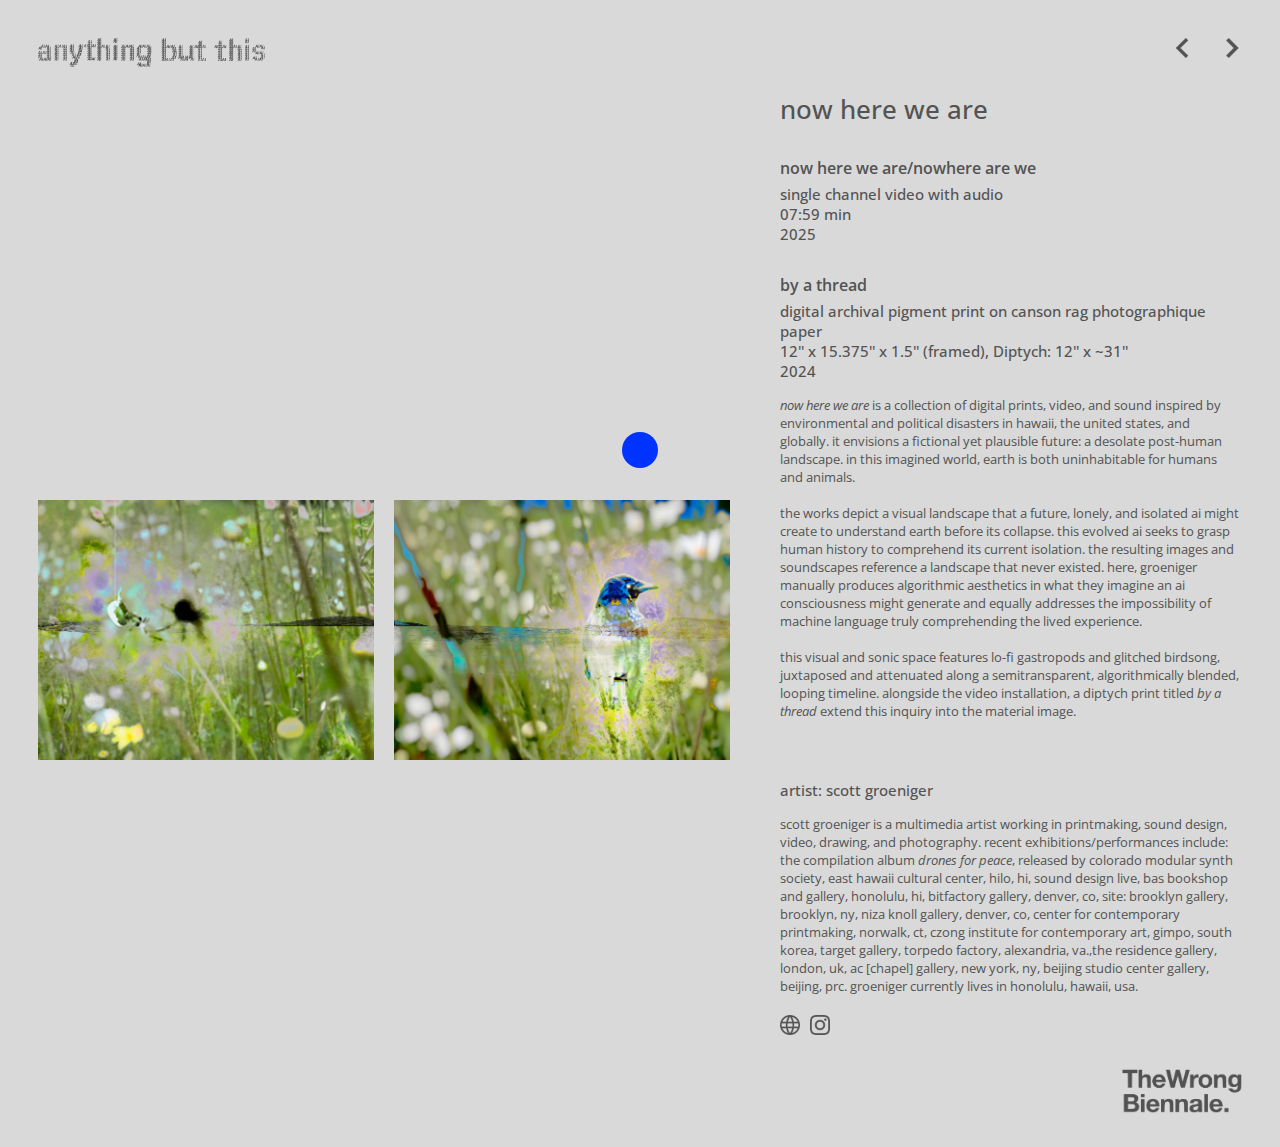
<file: artwork-pages/scott-groeniger.html>
<!DOCTYPE html>
<html lang="en">
<head>
  <meta charset="UTF-8">
  <meta name="viewport" content="width=device-width, initial-scale=1.0">
  <title>anything but this</title>
  <link rel="stylesheet" media="only screen and (max-width: 865px)" href="../styles/mobile.css"> 
  <link rel="stylesheet" media="only screen and (min-width: 866px) and (max-width: 1199px)" href="../styles/tablet.css">
  <link rel="stylesheet" media="only screen and (min-width: 1200px)" href="../styles/desktop.css">
  <link rel="preconnect" href="https://fonts.googleapis.com">
  <link rel="preconnect" href="https://fonts.gstatic.com" crossorigin>
  <link href="https://fonts.googleapis.com/css2?family=Noto+Sans:ital,wght@0,100..900;1,100..900&family=Open+Sans:ital,wght@0,300..800;1,300..800&display=swap" rel="stylesheet">
</head>
<body>
  <header>
    <a href="../index.html"><img class="logo" src="../assets/logo.png" alt="anything but this logo"></a>
    <div class="prev-next">
      <a href="louis-wuttke.html"><img src="../assets/prev-icon.png"></a>
      <a href="kenji-kojima.html"><img src="../assets/next-icon.png"></a>
    </div>
  </header>

  <main class="two-columns" id="scroll-section">
    <div class="column left">
      <div style="position: relative; padding-bottom: 56.25%; height: 0; overflow: hidden;">
        <iframe 
          style="position: absolute; top: 0; left: 0; width: 100%; height: 100%;"
          src="https://www.youtube.com/embed/fuILuYyAfI0?si=EPHEIVf0GrVrynNI" 
          title="YouTube video player" 
          frameborder="0" 
          allow="accelerometer; autoplay; clipboard-write; encrypted-media; gyroscope; picture-in-picture; web-share" 
          referrerpolicy="strict-origin-when-cross-origin" 
          allowfullscreen>
        </iframe>
      </div>
      <div class="diptych-container">
        <img src="../assets/scott-groeniger/scott-groeniger-1.jpg">
        <img src="../assets/scott-groeniger/scott-groeniger-2.jpg">
      </div>
    </div>
    <div class="column right">
      <h1>now here we are</h1>
      <h4>now here we are/nowhere are we</h4>
      <h2>single channel video with audio<br>
      07:59 min<br>
      2025</h2>
      <h4>by a thread</h4>
      <h2>digital archival pigment print on canson rag photographique paper<br>
      12'' x 15.375'' x 1.5'' (framed), Diptych: 12'' x ~31''<br>
      2024</h2>
      <p><em>now here we are</em> is a collection of digital prints, video, and sound inspired by environmental and political disasters in hawaii, the united states, and globally. it envisions a fictional yet plausible future: a desolate post-human landscape. in this imagined world, earth is both uninhabitable for humans and animals. <br><br>
      the works depict a visual landscape that a future, lonely, and isolated ai might create to understand earth before its collapse. this evolved ai seeks to grasp human history to comprehend its current isolation. the resulting images and soundscapes reference a landscape that never existed. here, groeniger manually produces algorithmic aesthetics in what they imagine an ai consciousness might generate and equally addresses the impossibility of machine language truly comprehending the lived experience. <br><br>
      this visual and sonic space features lo-fi gastropods and glitched birdsong, juxtaposed and attenuated along a semitransparent, algorithmically blended, looping timeline. alongside the video installation, a diptych print titled <em>by a thread</em> extend this inquiry into the material image. </p>
      <h3>artist: scott groeniger</h3>
      <p>scott groeniger is a multimedia artist working in printmaking, sound design, video, drawing, and photography. recent exhibitions/performances include: the compilation album <em>drones for peace</em>, released by colorado modular synth society, east hawaii cultural center, hilo, hi, sound design live, bas bookshop and gallery, honolulu, hi, bitfactory gallery, denver, co, site: brooklyn gallery, brooklyn, ny, niza knoll gallery, denver, co, center for contemporary printmaking, norwalk, ct, czong institute for contemporary art, gimpo, south korea, target gallery, torpedo factory, alexandria, va.,the residence gallery, london, uk, ac [chapel] gallery, new york, ny, beijing studio center gallery, beijing, prc. groeniger currently lives in honolulu, hawaii, usa. </p>
      <div class="artist-links">
        <a href="https://www.scottgroeniger.com/" target="_blank"><img src="../assets/website-icon.png"></a>
        <a href="https://www.instagram.com/elasticlimit/?hl=en" target="_blank"><img src="../assets/instagram-icon.png"></a>
      </div>
    </div>
  </main>

  <footer>
    <a href="https://thewrong.org/" target="_blank">
      <img src="../assets/the_wrong.png" alt="TheWrong Biennale">
    </a>
  </footer>

  <div class="cursor">
    <div class="cursor__ball">
      <svg height="40" width="40">
        <circle cx="20" cy="20" r="18"></circle>
      </svg>
    </div>
  </div>

  <script src="https://cdnjs.cloudflare.com/ajax/libs/gsap/3.12.2/gsap.min.js"></script>
  <script src="../scripts.js"></script>
  
</body>
</html>
</file>
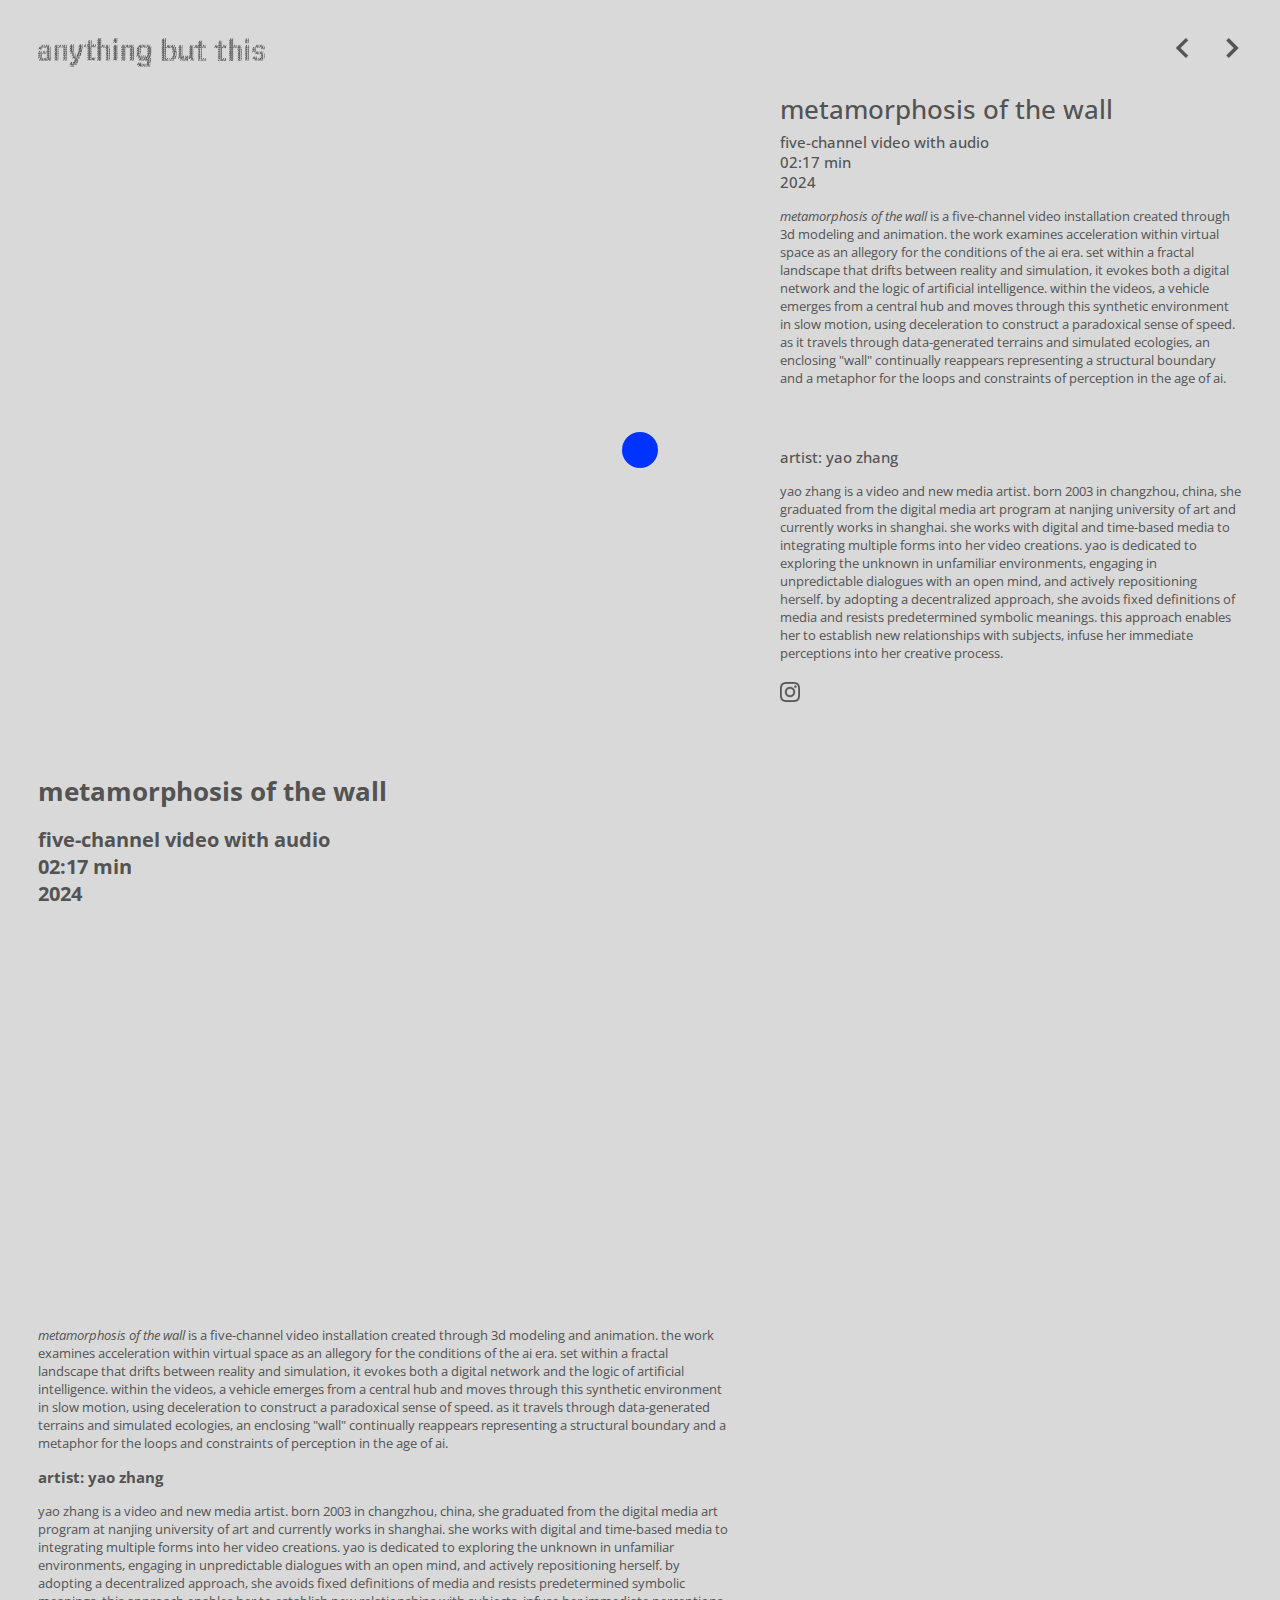
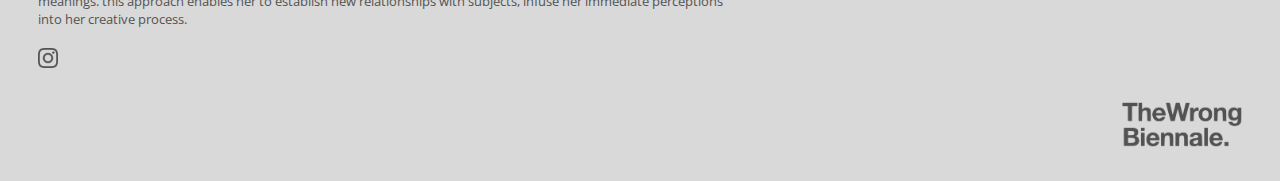
<file: artwork-pages/yao-zhang.html>
<!DOCTYPE html>
<html lang="en">
<head>
  <meta charset="UTF-8">
  <meta name="viewport" content="width=device-width, initial-scale=1.0">
  <title>anything but this</title>
  <link rel="stylesheet" media="only screen and (max-width: 865px)" href="../styles/mobile.css"> 
  <link rel="stylesheet" media="only screen and (min-width: 866px) and (max-width: 1199px)" href="../styles/tablet.css">
  <link rel="stylesheet" media="only screen and (min-width: 1200px)" href="../styles/desktop.css">
  <link rel="preconnect" href="https://fonts.googleapis.com">
  <link rel="preconnect" href="https://fonts.gstatic.com" crossorigin>
  <link href="https://fonts.googleapis.com/css2?family=Noto+Sans:ital,wght@0,100..900;1,100..900&family=Open+Sans:ital,wght@0,300..800;1,300..800&display=swap" rel="stylesheet">
</head>
<body>
  <header>
    <a href="../index.html"><img class="logo" src="../assets/logo.png" alt="anything but this logo"></a>
    <div class="prev-next">
      <a href="peter-william-holden.html"><img src="../assets/prev-icon.png"></a>
      <a href="dirk-sorge.html"><img src="../assets/next-icon.png"></a>
    </div>
  </header>

  <main class="two-columns" id="scroll-section">
    <!-- Desktop/Tablet: Two columns -->
    <div class="column left desktop-tablet-only">
      <div style="position: relative; padding-bottom: 56.25%; height: 0; overflow: hidden;">
        <iframe 
          style="position: absolute; top: 0; left: 0; width: 100%; height: 100%;"
          src="https://www.youtube.com/embed/68P0Ic2EMns?si=IA4Xl2lUznPzVJIc" 
          title="YouTube video player" 
          frameborder="0" 
          allow="accelerometer; autoplay; clipboard-write; encrypted-media; gyroscope; picture-in-picture; web-share" 
          referrerpolicy="strict-origin-when-cross-origin" 
          allowfullscreen>
        </iframe>
      </div>
    </div>
    <div class="column right desktop-tablet-only">
      <h1>metamorphosis of the wall</h1>
      <h2>five-channel video with audio<br>
      02:17 min<br>
      2024</h2>
      <p><em>metamorphosis of the wall</em> is a five-channel video installation created through 3d modeling and animation. the work examines acceleration within virtual space as an allegory for the conditions of the ai era. set within a fractal landscape that drifts between reality and simulation, it evokes both a digital network and the logic of artificial intelligence. within the videos, a vehicle emerges from a central hub and moves through this synthetic environment in slow motion, using deceleration to construct a paradoxical sense of speed. as it travels through data-generated terrains and simulated ecologies, an enclosing "wall" continually reappears representing a structural boundary and a metaphor for the loops and constraints of perception in the age of ai.</p>
      <h3>artist: yao zhang</h3>
      <p>yao zhang is a video and new media artist. born 2003 in changzhou, china, she graduated from the digital media art program at nanjing university of art and currently works in shanghai. she works with digital and time-based media to integrating multiple forms into her video creations. yao is dedicated to exploring the unknown in unfamiliar environments, engaging in unpredictable dialogues with an open mind, and actively repositioning herself. by adopting a decentralized approach, she avoids fixed definitions of media and resists predetermined symbolic meanings. this approach enables her to establish new relationships with subjects, infuse her immediate perceptions into her creative process.</p>
      <div class="artist-links">
        <a href="https://www.instagram.com/yao_z313/" target="_blank"><img src="../assets/instagram-icon.png"></a>
      </div>
    </div>

    <!-- Mobile: Single column in custom order -->
    <div class="mobile-only">
      <h1>metamorphosis of the wall</h1>
      <h2>five-channel video with audio<br>
      02:17 min<br>
      2024</h2>
      
      <div style="position: relative; padding-bottom: 56.25%; height: 0; overflow: hidden; margin: 10px 0;">
        <iframe 
          style="position: absolute; top: 0; left: 0; width: 100%; height: 100%;"
          src="https://www.youtube.com/embed/68P0Ic2EMns?si=IA4Xl2lUznPzVJIc" 
          title="YouTube video player" 
          frameborder="0" 
          allow="accelerometer; autoplay; clipboard-write; encrypted-media; gyroscope; picture-in-picture; web-share" 
          referrerpolicy="strict-origin-when-cross-origin" 
          allowfullscreen>
        </iframe>
      </div>

      <p><em>metamorphosis of the wall</em> is a five-channel video installation created through 3d modeling and animation. the work examines acceleration within virtual space as an allegory for the conditions of the ai era. set within a fractal landscape that drifts between reality and simulation, it evokes both a digital network and the logic of artificial intelligence. within the videos, a vehicle emerges from a central hub and moves through this synthetic environment in slow motion, using deceleration to construct a paradoxical sense of speed. as it travels through data-generated terrains and simulated ecologies, an enclosing "wall" continually reappears representing a structural boundary and a metaphor for the loops and constraints of perception in the age of ai.</p>

      <h3>artist: yao zhang</h3>
      <p>yao zhang is a video and new media artist. born 2003 in changzhou, china, she graduated from the digital media art program at nanjing university of art and currently works in shanghai. she works with digital and time-based media to integrating multiple forms into her video creations. yao is dedicated to exploring the unknown in unfamiliar environments, engaging in unpredictable dialogues with an open mind, and actively repositioning herself. by adopting a decentralized approach, she avoids fixed definitions of media and resists predetermined symbolic meanings. this approach enables her to establish new relationships with subjects, infuse her immediate perceptions into her creative process.</p>
      <div class="artist-links">
        <a href="https://www.instagram.com/yao_z313/" target="_blank"><img src="../assets/instagram-icon.png"></a>
      </div>
    </div>
  </main>

  <footer>
    <a href="https://thewrong.org/" target="_blank">
      <img src="../assets/the_wrong.png" alt="TheWrong Biennale">
    </a>
  </footer>

  <div class="cursor">
    <div class="cursor__ball">
      <svg height="40" width="40">
        <circle cx="20" cy="20" r="18"></circle>
      </svg>
    </div>
  </div>

  <script src="https://cdnjs.cloudflare.com/ajax/libs/gsap/3.12.2/gsap.min.js"></script>
  <script src="../scripts.js"></script>
  
</body>
</html>
</file>
<file: styles/mobile.css>
/* Custom Cursor */
.cursor {
  display: none;
}

/* General Styling */
html, body {
  width: 100%;
  max-width: 100vw;
  height: 100%;
  margin: 0;
  padding: 0;
  font-size: 12px;
  background-color: #D9D9D9;
  font-family: "Noto Sans", sans-serif;
  color: #535353;
  display: flex;
  flex-direction: column;
  overflow-x: hidden;
}

/* ============================= */
/* INDEX PAGE STYLES */
/* ============================= */

body.index-body {
  overflow: hidden;
}

body.index-body.scrollable {
  overflow-y: auto;
}

/* Header */
.index-header {
  position: sticky;
  top: 0;
  background-color: #D9D9D9;
  display: flex;
  justify-content: space-between;
  align-items: center;
  padding: 20px 0 15px 0;
  z-index: 10;
  flex-shrink: 0;
}

.index-header a {
  color: #535353;
  text-decoration: none;
  font-size: 1.2rem;
  transition: opacity 0.3s;
}

/* Main */
.index-main {
  flex: 1;
  display: flex;
  flex-direction: column;
  justify-content: center;
  align-items: center;
  position: relative;
  overflow: visible !important; /* FORCE no scrollbar on main */
  text-align: center;
  min-height: calc(100vh - 70px);
}

/* Don't change justify-content - keep centered! */
.index-main.list-open,
.index-main.about-open {
  overflow: visible !important; /* FORCE no scrollbar on main */
  padding-bottom: 30px;
  min-height: 100vh;
}

.logo-container {
  width: 85%;
  max-width: 600px;
  display: flex;
  justify-content: center;
  align-items: center;
  flex-shrink: 0;
  margin-top: -150px;
}

.logo-container img {
  width: 100%;
  height: auto;
  display: block;
}

/* About & List View */
.about-content,
.list-view-content {
  opacity: 0;
  pointer-events: none;
  max-width: 700px;
  width: calc(100% - 40px);  
  text-align: left;
  position: absolute;
  top: 50%;
  left: 50%;
  transform: translate(-50%, -50%);
}

.index-main.list-open .list-view-content,
.index-main.about-open .about-content {
  /* Content MUCH closer to logo */
  top: 130px;
  transform: translateX(-50%);
}

/* Space below content */
/* .index-main.list-open,
.index-main.about-open {
  padding-bottom: 60px; 
} */

.about-content p,
.list-view-content p {
  overflow: visible !important;
}

.about-content,
.list-view-content,
.about-content *,
.list-view-content * {
  overflow-x: visible !important;
  overflow-y: visible !important;
  max-height: none !important;
}

.about-content p {
  font-size: 1rem;
  line-height: 1.5;
}

.list-view-content p {
  font-size: 1rem;
  line-height: 1.8;
  text-align: center;
}

.about-content a,
.list-view-content a {
  color: #535353;
  text-decoration: underline;
  text-decoration-style: dotted;
}

/* Footer positioning - MUST BE VISIBLE */
.index-footer {
  position: fixed !important;
  right: 20px !important;
  bottom: 20px !important;
  padding: 0px;
  text-align: right;
  z-index: 100 !important;
  flex-shrink: 0;
  display: block !important;
  visibility: visible !important;
  opacity: 1 !important;
}

/* When scrollable, footer moves to bottom of content - NO TRANSITION */
body.index-body.scrollable .index-footer {
  position: relative !important;
  right: auto !important;
  bottom: auto !important;
  margin: 20px 20px 15px auto;
  width: fit-content;
}

.index-footer img {
  width: 100px;
  height: auto;
  display: block !important;
}

/* ============================= */
/* DETAIL PAGE STYLES */
/* ============================= */

/* Show/Hide for different layouts */
.desktop-tablet-only {
  display: none !important;
}

.mobile-only {
  display: block;
}

body {
  padding: 0px 20px;
  box-sizing: border-box;
  overflow-y: auto;
}

header {
  position: sticky;
  top: 0;
  background-color: #D9D9D9;
  z-index: 100;
  display: flex;
  justify-content: space-between;
  align-items: center;
  margin: 0;
  padding: 20px 0px 15px 0px;
}

header img {
  width: 60%;
  height: auto;
}

.prev-next {
  display: flex;
  flex-direction: row;
  gap: 20px;
}

.prev-next img {
  width: 14px;
  height: auto;
}

footer {
  position: relative !important;
  text-align: right;
  padding: 30px 0px;
  right: auto !important;
  bottom: auto !important;
}

/* Ensure detail page footer is not fixed */
body:not(.index-body) footer {
  position: relative !important;
  right: auto !important;
  bottom: auto !important;
}

footer img {
  display: inline-block;
  width: 80px;
  height: auto;
}

/* Single Column Layout */
main {
  display: flex;
  flex-direction: column;
  gap: 20px;
  max-width: 100%;
}

main h1 {
  margin: 20px 0px 5px 0px;
  font-weight: 500;
  font-size: 1.3rem;
  line-height: 1.2;
}

main h2 {
  margin: 0px 0px 20px 0px;
  font-weight: 400;
  font-size: 1rem;
}

main h3 {
  margin: 40px 0px -5px 0px;
  font-weight: 500;
  font-size: 1.1rem;
}

main h4 {
  margin: 20px 0px 5px 0px;
  font-weight: 500;
  font-size: 1.1rem;
}

main p {
  margin: 20px 0px 0px 0px;
  font-weight: 400;
  font-size: 1rem;
  line-height: 1.5;
}

main p.image-text{
  margin: 0px 0px 20px 0px;
}

main a {
  color: #535353;
  text-decoration: underline;
  text-decoration-style: dotted;
}

main img {
  width: 100%;
  max-width: 100%;
  height: auto;
  display: block;
  margin-top: 10px;
}

main audio {
  width: 100% !important;
  max-width: 100% !important;
  min-height: 54px !important;
  height: auto !important;
  display: block !important;
  visibility: visible !important;
  opacity: 1 !important;
}

/* Make sure audio in mobile-only is visible */
.mobile-only audio {
  display: block !important;
  width: 100% !important;
}

.diptych-container {
  width: 100%;
  display: grid;
  grid-template-columns: 1fr 1fr;
  gap: 10px;
  margin-bottom: 10px;
}

.diptych-container img {
  width: 100%;
  max-width: 100%;
  margin: 0;
}

.artist-links {
  display: flex;
  gap: 10px;
  margin-top: 20px;
}

.artist-links img {
  width: 20px;
  height: auto;
  margin: 0;
}

/* Override two-column classes for mobile */
.two-columns {
  display: flex;
  flex-direction: column;
  gap: 0;
  min-height: auto !important;
}

.column.left,
.column.right,
.left,
.right {
  width: 100%;
  max-width: 100%;
  position: static !important;
  align-self: auto;
  top: auto !important;
}

.left.with-text {
  gap: 0;
}

.left.with-text img {
  margin: 20px 0px 0px 0px;
}

.left.with-text p {
  margin: 10px 0px 0px 0px;
}

* {
  box-sizing: border-box;
}

/* Prevent JS from affecting mobile layout */
@media only screen and (max-width: 865px) {
  .two-columns,
  .left,
  .right,
  .column {
    position: static !important;
    top: auto !important;
    min-height: auto !important;
  }
}
</file>
<file: styles/tablet.css>
/* Custom Cursor */ 
.cursor {   
  display: none; /* hide on touch devices */ 
}  

/* General Styling */ 
html, body {   
  width: 100%;   
  max-width: 100vw;
  height: 100%;   
  margin: 0;   
  padding: 0;   
  font-size: 12px; /* same as desktop */   
  background-color: #D9D9D9;   
  font-family: "Noto Sans", sans-serif;   
  color: #535353;   
  display: flex;   
  flex-direction: column;
  overflow-x: hidden;
}  

/* Header */ 
.index-header {   
  position: sticky;   
  top: 0;   
  background-color: #D9D9D9;   
  display: flex;   
  justify-content: space-between;   
  align-items: center;   
  padding: 30px 0px 20px 0px;   
  margin: 0;
  flex-shrink: 0;
}  

.index-header a {   
  color: #535353;   
  text-decoration: none;   
  font-size: 1.4rem;   
  transition: opacity 0.3s;
}  

/* Main */ 
.index-main {   
  flex: 1;   
  display: flex;   
  flex-direction: column;   
  justify-content: center;   
  align-items: center;   
  overflow: hidden;   
  position: relative;
  padding: 0 30px;
}  

.logo-container {   
  width: 80%;   
  max-width: 800px;   
  display: flex;   
  justify-content: center;   
  align-items: center;
  flex-shrink: 0;
}  

.logo-container img {   
  width: 100%;   
  height: auto;   
  display: block; 
}  

/* About & List View */ 
.about-content, .list-view-content {   
  opacity: 0;   
  pointer-events: none;   
  max-width: 800px;   
  text-align: left;   
  position: absolute;   
  top: 50%;   
  left: 50%;   
  transform: translate(-50%, -50%); 
}  

.list-view-content p {   
  font-size: 1rem;   
  line-height: 2; 
}  

.about-content p {   
  font-size: 1rem;   
  line-height: 1.6; 
}  

.list-view-content p{   
  text-align: center; 
}  

.about-content a, .list-view-content a {   
  color: #535353;   
  text-decoration: underline;   
  text-decoration-style: dotted; 
}  

/* Footer always lower right */ 
.index-footer {   
  position: fixed;   
  right: 30px;   
  bottom: 30px;   
  text-align: right;   
  z-index: 10; 
  padding: 0px;
}  

.index-footer img {   
  width: 120px;   
  height: auto; 
}

/* ============================= */
/* DETAIL PAGE STYLES */
/* ============================= */

body {
  padding: 0px 30px;
  box-sizing: border-box;
}

header {
  position: sticky;
  top: 0;
  background-color: #D9D9D9;
  z-index: 100;
  display: flex;
  justify-content: space-between;
  margin: 0;
  padding: 30px 0px 20px 0px;
}

header img {
  width: 25%;
  height: auto;
}

.prev-next {
  display: flex;
  flex-direction: row;
  gap: 25px;
}

.prev-next img {
  width: 18px;
  height: auto;
}

footer {
  text-align: right;
  padding: 30px 0px;
}

footer img {
  display: inline-block;
  width: 100px;
  height: auto;
}

/* Two Columns Layout */
.two-columns {
  display: grid;
  grid-template-columns: 1.5fr 1fr;
  gap: 40px;
  align-items: start;
  max-width: 100%;
}

.left {
  display: flex;
  flex-direction: column;
  gap: 10px;
  align-self: start;
  max-width: 100%;
}

.left img,
.left audio {
  width: 100%;
  max-width: 100%;
}

.diptych-container {
  width: 100%;
  display: grid;
  grid-template-columns: 1fr 1fr;
  gap: 10px;
}

.diptych-container img {
  width: 100%;
  max-width: 100%;
}

.left.with-text {
  gap: 0;
  display: flex;
  flex-direction: column;
  align-self: start;
}

.left.with-text img {
  margin: 20px 0px 0px 0px;
  width: 100%;
  max-width: 100%;
}

.left.with-text p {
  margin: 8px 0px 0px 0px;
}

.right {
  align-self: start;
  max-width: 100%;
}

.right h1 {
  margin: 0px 0px 5px 0px;
  font-weight: 500;
  font-size: 1.8rem;
}

.right h2 {
  margin: 0px 0px 15px 0px;
  font-weight: 500;
  font-size: 1.1rem;
}

.right h3 {
  margin: 50px 0px 15px 0px;
  font-weight: 500;
  font-size: 1.1rem;
}

.right h4 {
  margin: 25px 0px 5px 0px;
  font-weight: 600;
  font-size: 1.15rem;
}

.right p {
  margin: 0px;
  font-weight: 400;
  font-size: 1rem;
  line-height: 1.5;
}

.right a {
  color: #535353;
  text-decoration: underline;
  text-decoration-style: dotted;
}

.artist-links {
  display: flex;
  gap: 10px;
  margin-top: 20px;
}

.artist-links img {
  width: 18px;
  height: auto;
}

* {
  box-sizing: border-box;
}
</file>
<file: styles/desktop.css>
/* Custom Cursor */
.cursor {
  pointer-events: none;
  z-index: 10000;
  position: fixed;
  top: 0;
  left: 0;
}

.cursor__ball {
  position: fixed;
  top: 0;
  left: 0;
  width: 20px;
  height: 20px;
  transform-origin: center;
  mix-blend-mode: difference;
  z-index: 10001;
}

.cursor__ball circle {
  fill: #0033ff;
}

/* General Styling */
html {
  width: 100vw;
  height: 100vh;
  margin: 0;
  padding: 0;
  font-size: 13px;
  cursor: none;
}

body {
  background-color: #D9D9D9;
  font-family: "Open Sans", sans-serif;
  color: #535353;
  padding: 0px 30px;
}

a{
  cursor: none;
}

header {
    position: sticky;
    top: 0;
    background-color: #D9D9D9;
    z-index: 100;
    display: flex;
    justify-content: space-between;
    margin: 0;
    padding: 30px 0px 20px 0px;
}

header img{
  width: 20%;
  height: auto;
}

footer{
  text-align: right;
  padding: 30px 0px;
}

footer img{
  display: inline-block;
  width: 120px;
  height: auto;
}

/* homepage main */
.index-body {
  display: flex;
  flex-direction: column;
  height: 100vh;
  overflow: hidden;
  margin: 0;
  box-sizing: border-box;
}

.index-header {
  position: sticky;
  top: 0;
  background-color: #D9D9D9;
  z-index: 100;
  display: flex;
  justify-content: space-between;
  margin: 0;
  padding: 30px 0px 20px 0px;
  flex-shrink: 0;
}

.index-header a {
  color: #535353;
  text-decoration: none;
  font-size: 1.4rem;
  transition: opacity 0.3s;
}

.index-main {
  display: flex;
  flex-direction: column;
  justify-content: center;
  align-items: center;
  flex: 1;
  overflow: hidden;
}

.logo-container {
  display: flex;
  justify-content: center;
  align-items: center;
  width: 80%;
  flex-shrink: 0;
}

.logo-container img {
  width: 100%;
  height: auto;
  display: block;
}

.about-content {
  opacity: 0;
  pointer-events: none;
  max-width: 800px;
  text-align: left;
  margin-top: 40px;
  flex-shrink: 0;
  position: absolute;
  top: 200px; 
}

.about-content p{
  font-size:1.1rem;
  line-height: 1.5;
}

.about-content a{
  color:#535353;
  text-decoration: underline;
  text-decoration-style: dotted;
}

.list-view-content {
  opacity: 0;
  pointer-events: none;
  max-width: 800px;
  text-align: center;
  margin-top: 40px;
  flex-shrink: 0;
  position: absolute;
  top: 200px; 
}

.list-view-content p {
  font-size: 1.1rem;
  line-height: 2;
}

.list-view-content a {
  color: #535353;
  text-decoration: underline;
  text-decoration-style: dotted;
}

.index-footer {
  text-align: right;
  padding: 30px 0px;
  flex-shrink: 0;
}

.index-footer img {
  display: inline-block;
  width: 120px;
  height: auto;
}

/* detail page 2 columns layout*/
.prev-next{
  display:flex;
  flex-direction: row;
  gap: 30px;
}

.prev-next img{
  width: 20px;
  height: auto;
}

.two-columns {
    display: grid;
    grid-template-columns: 1.5fr 1fr;
    gap: 50px;
    align-items: start; 
}

.left {
    display: flex;
    flex-direction: column;
    gap: 20px;
    align-self: start;
}

.left img, .left audio{
  width: 100%;
}

.diptych-container{
  width: 100%;
  display: grid;
  grid-template-columns: 1fr 1fr;
  gap:20px;
}

.diptych-container img{
  width: 100%;
}

.left.with-text {
    gap:0;
    display: flex;
    flex-direction: column;
    align-self: start;
}

.left.with-text img{
  margin: 30px 0px 0px 0px;
  width: 100%;
}

.left.with-text p{
  margin: 10px 0px 0px 0px;
}

.right {
    align-self: start;
}

.right h1{
  margin: 0px 0px 5px 0px;
  font-weight: 500;
  font-size: 2rem;
}

.right h2{
  margin: 0px 0px 15px 0px;
  font-weight: 500;
  font-size: 1.15rem;
}

.right h3{
  margin: 60px 0px 15px 0px;
  font-weight: 500;
  font-size: 1.15rem;
}

.right h4{
  margin: 30px 0px 5px 0px;
  font-weight: 600;
  font-size: 1.2rem;
}

.right p{
  margin: 0px;
  font-weight: 400;
}

.right a{
  color:#535353;
  text-decoration: underline;
  text-decoration-style: dotted;
}

.artist-links{
  display: flex;
  gap: 10px;
  margin-top:20px;
}

.artist-links img{
  width: 20px;
  height: auto;
}

* {
  cursor: none !important;
}

html, body {
  cursor: none !important;
}

.cursor__ball {
  position: fixed !important;
  pointer-events: none !important;
  top: 0;
  left: 0;
  z-index: 9999999 !important;
  will-change: transform;
  opacity: 0;
}
</file>
